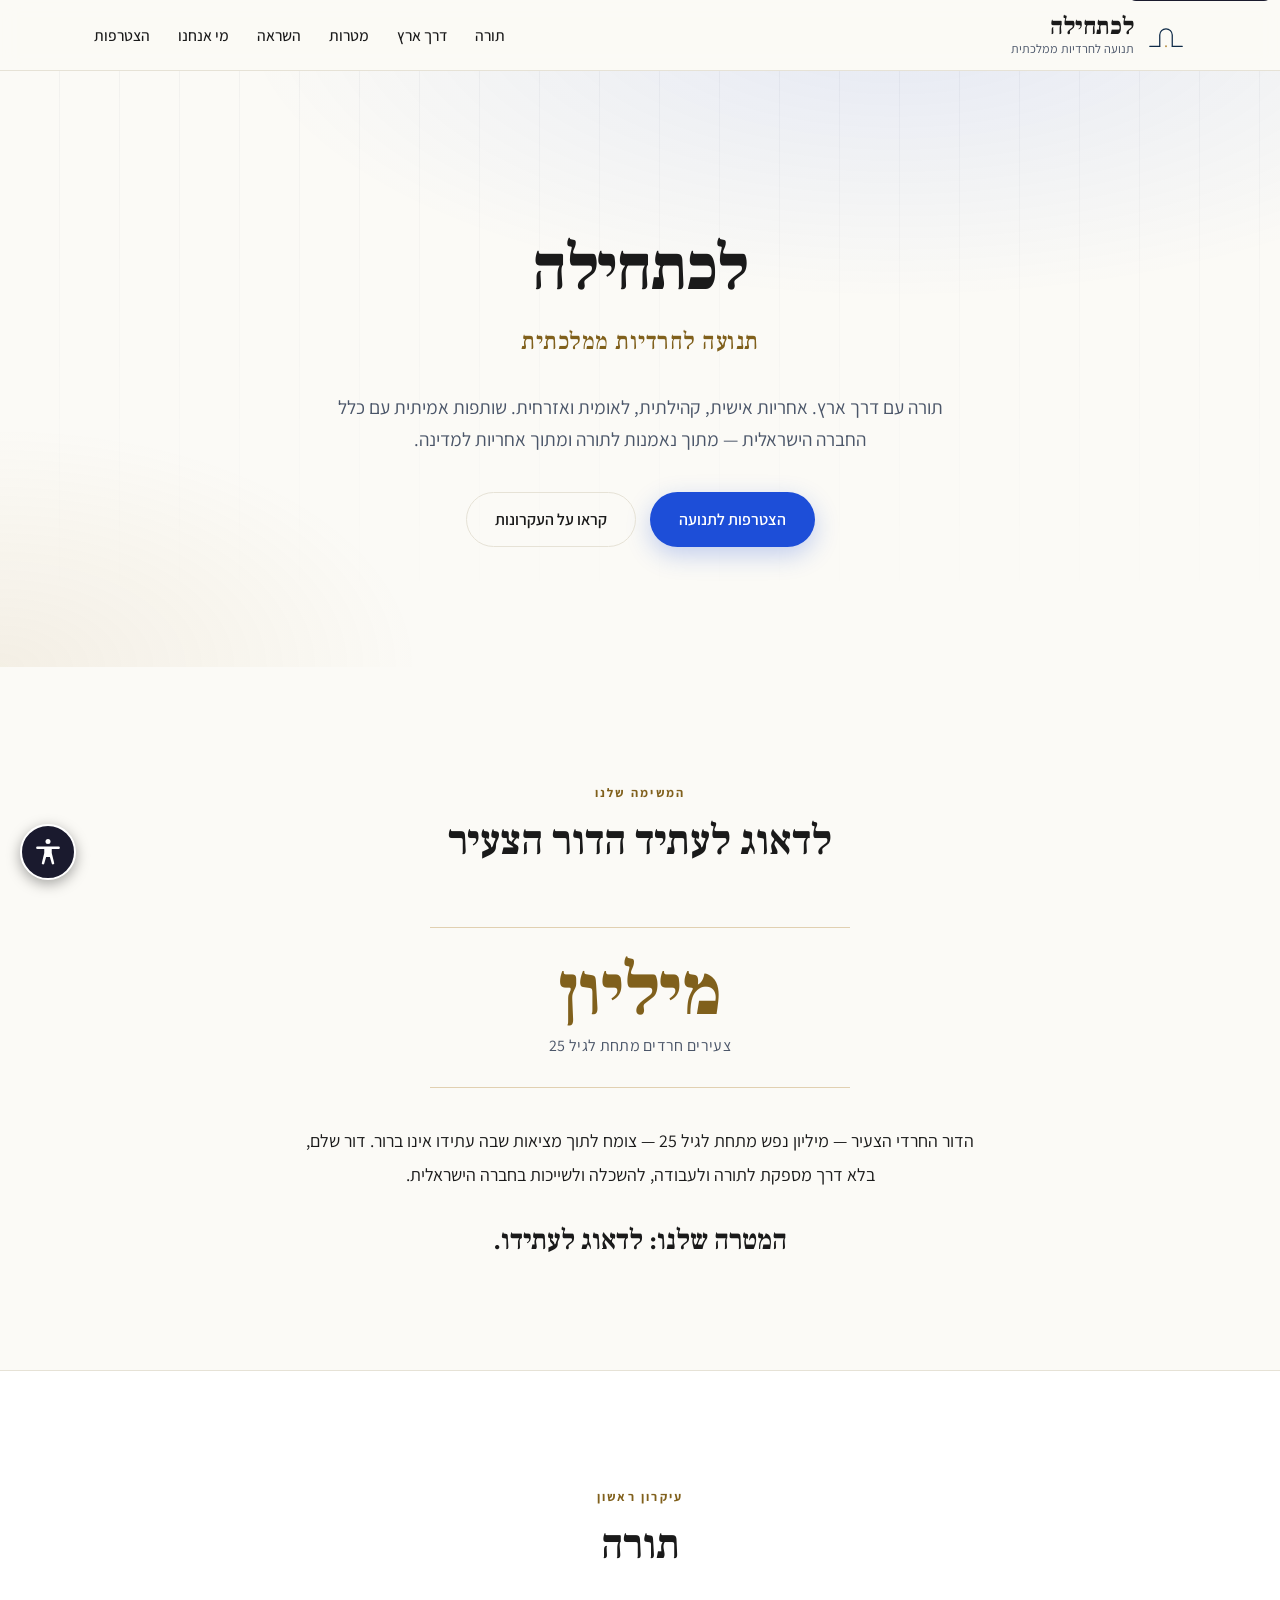
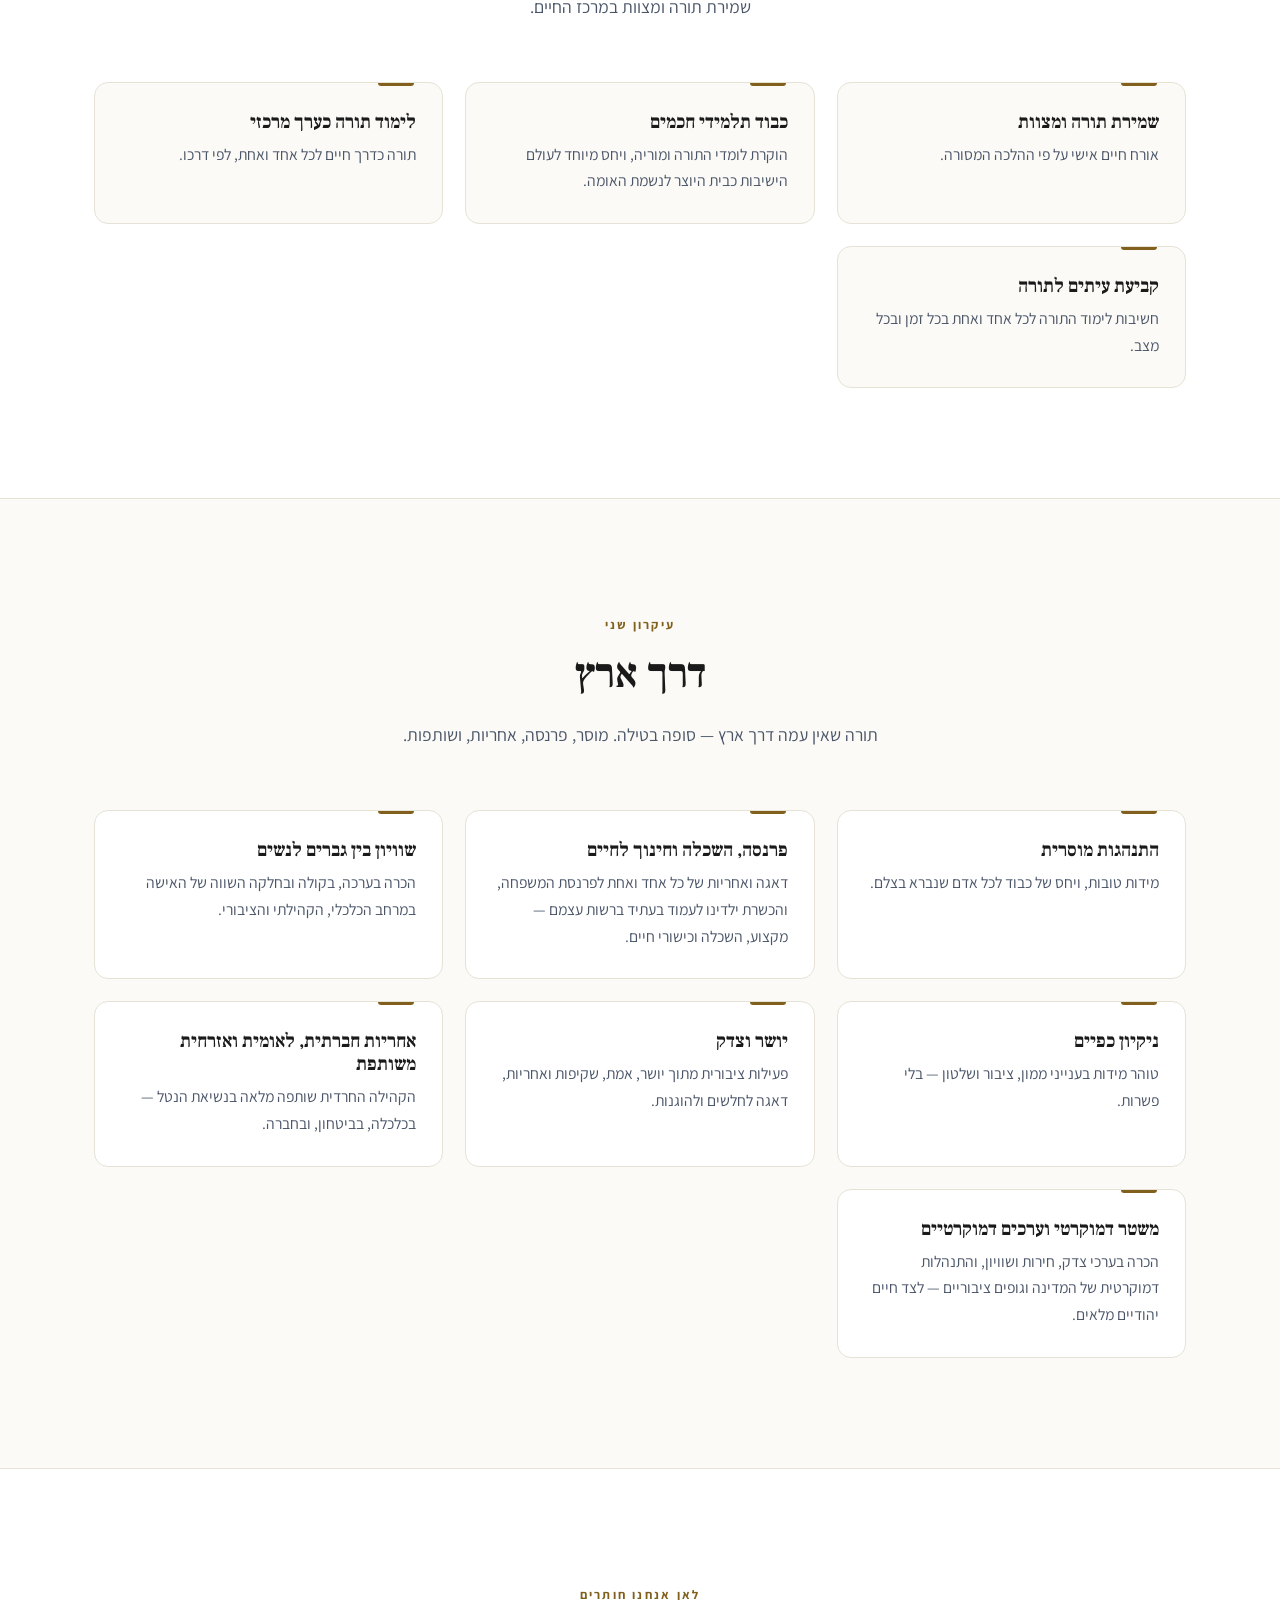
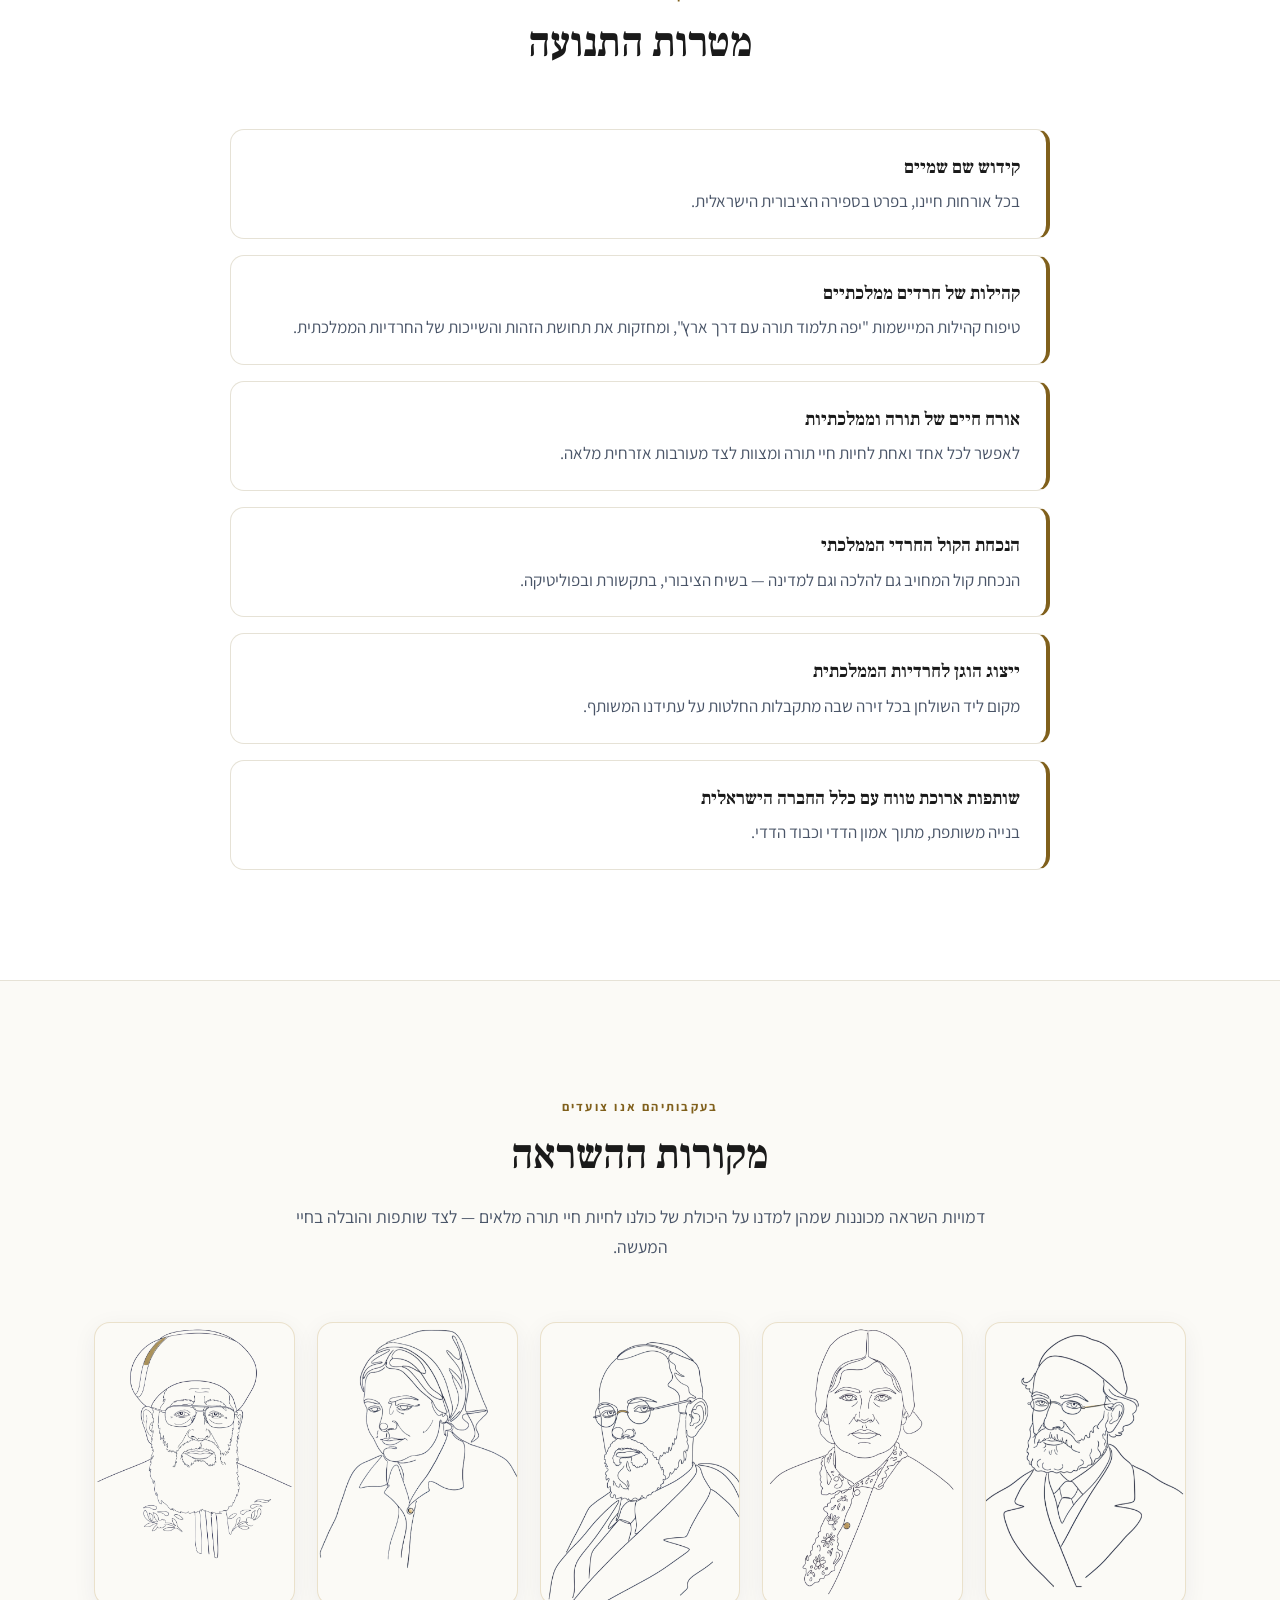
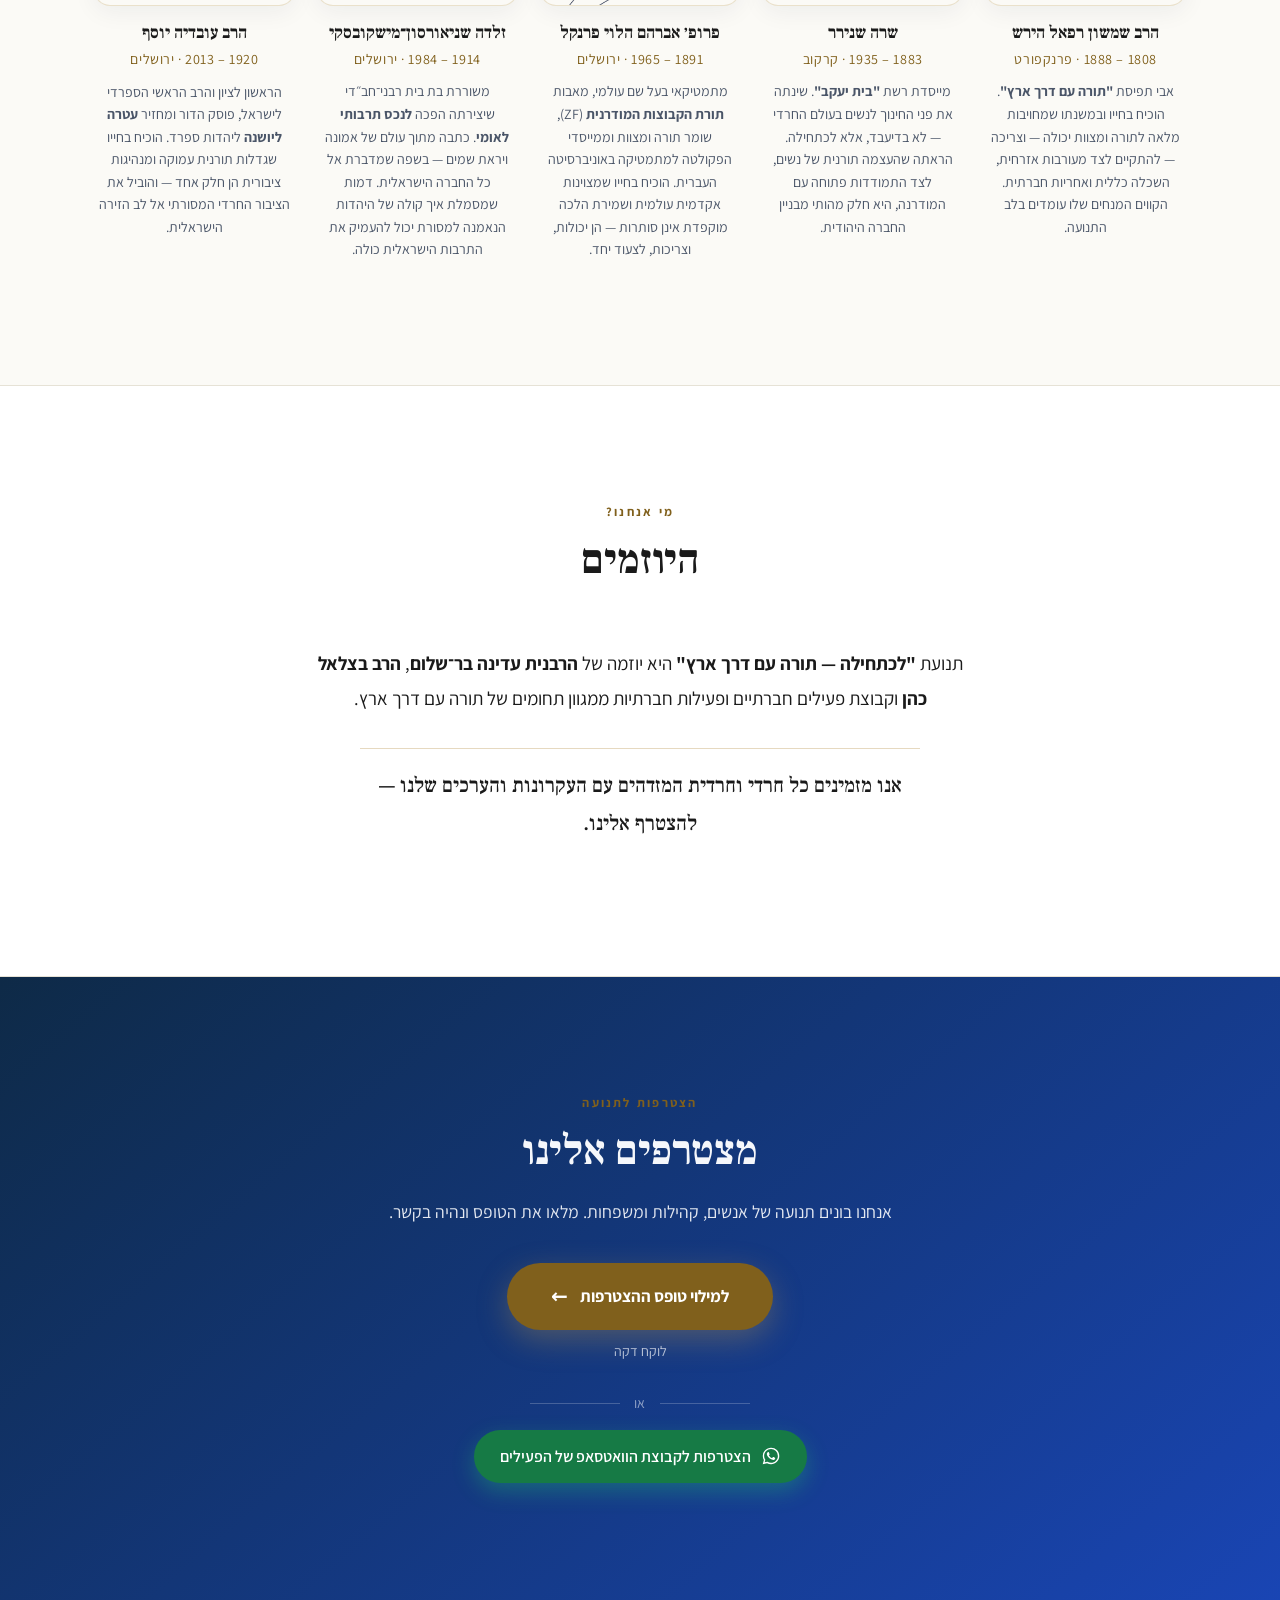
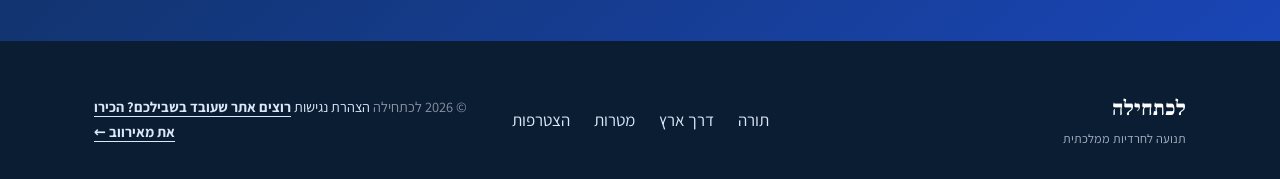
<file: index.html>
<!DOCTYPE html>
<html lang="he" dir="rtl">
<head>
    <meta charset="UTF-8">
    <meta name="viewport" content="width=device-width, initial-scale=1.0">
    <title>לכתחילה — תנועה לחרדיות ממלכתית</title>
    <meta name="description" content="לכתחילה: תנועה לחרדיות ממלכתית. תורה עם דרך ארץ, אחריות חברתית ולאומית, ושותפות בחברה הישראלית.">
    <meta name="robots" content="index, follow">
    <meta name="google-site-verification" content="9xQvNKqe4wVqBJI1BZI0Ra3Ub-TuzubfvmyDu3Ew65U" />
    <link rel="canonical" href="https://lekhatchila.co.il/">
    <meta property="og:title" content="לכתחילה — תנועה לחרדיות ממלכתית">
    <meta property="og:description" content="תורה עם דרך ארץ, אחריות משותפת, ושותפות בחברה הישראלית.">
    <meta property="og:type" content="website">
    <meta property="og:url" content="https://lekhatchila.co.il/">
    <meta property="og:locale" content="he_IL">
    <meta property="og:image" content="https://lekhatchila.co.il/assets/logo.svg">
    <meta property="og:site_name" content="לכתחילה">
    <meta name="twitter:card" content="summary">
    <script type="application/ld+json">
    {
      "@context": "https://schema.org",
      "@type": "Organization",
      "name": "לכתחילה",
      "alternateName": "תנועה לחרדיות ממלכתית",
      "url": "https://lekhatchila.co.il/",
      "logo": "https://lekhatchila.co.il/assets/logo.svg",
      "description": "תנועה לחרדיות ממלכתית. תורה עם דרך ארץ, אחריות חברתית ולאומית, ושותפות בחברה הישראלית.",
      "inLanguage": "he"
    }
    </script>
    <link rel="icon" type="image/svg+xml" href="assets/logo.svg">
    <link rel="apple-touch-icon" href="assets/logo.svg">
    <link rel="preconnect" href="https://fonts.googleapis.com">
    <link rel="preconnect" href="https://fonts.gstatic.com" crossorigin>
    <link href="https://fonts.googleapis.com/css2?family=Frank+Ruhl+Libre:wght@400;500;700;900&family=Assistant:wght@300;400;500;600;700;800&display=swap" rel="stylesheet">
    <link rel="stylesheet" href="styles.css?v=3">
    <link rel="stylesheet" href="a11y.css?v=2">
    <script src="a11y-widget.js?v=2" defer></script>
</head>
<body>
    <a href="#top" class="skip-link">דלג לתוכן הראשי</a>
    <header class="site-header">
        <nav class="nav-container">
            <a href="#top" class="brand">
                <img src="assets/logo.svg" class="brand-mark" alt="" aria-hidden="true">
                <span class="brand-text">
                    <span class="brand-name">לכתחילה</span>
                    <span class="brand-sub">תנועה לחרדיות ממלכתית</span>
                </span>
            </a>
            <ul class="nav-links">
                <li><a href="#torah">תורה</a></li>
                <li><a href="#derech-eretz">דרך ארץ</a></li>
                <li><a href="#goals">מטרות</a></li>
                <li><a href="#inspiration">השראה</a></li>
                <li><a href="#about">מי אנחנו</a></li>
                <li><a href="#join">הצטרפות</a></li>
            </ul>
            <button class="nav-toggle" aria-label="תפריט" aria-expanded="false">
                <span></span><span></span><span></span>
            </button>
        </nav>
    </header>

    <main id="top" tabindex="-1">
        <section class="hero">
            <div class="hero-inner">
                <h1>לכתחילה</h1>
                <p class="hero-tagline">תנועה לחרדיות ממלכתית</p>
                <p class="hero-lead">
                    תורה עם דרך ארץ. אחריות אישית, קהילתית, לאומית ואזרחית.
                    שותפות אמיתית עם כלל החברה הישראלית — מתוך נאמנות לתורה ומתוך אחריות למדינה.
                </p>
                <div class="hero-cta">
                    <a href="join.html" class="btn btn-primary">הצטרפות לתנועה</a>
                    <a href="#torah" class="btn btn-ghost">קראו על העקרונות</a>
                </div>
            </div>
        </section>

        <section id="mission" class="section">
            <div class="container challenge-container">
                <div class="section-head">
                    <span class="kicker">המשימה שלנו</span>
                    <h2>לדאוג לעתיד הדור הצעיר</h2>
                </div>
                <div class="challenge-stat">
                    <span class="stat-number">מיליון</span>
                    <span class="stat-label">צעירים חרדים מתחת לגיל 25</span>
                </div>
                <p class="challenge-text">
                    הדור החרדי הצעיר — מיליון נפש מתחת לגיל 25 — צומח לתוך מציאות שבה עתידו אינו ברור.
                    דור שלם, בלא דרך מספקת לתורה ולעבודה, להשכלה ולשייכות בחברה הישראלית.
                </p>
                <p class="challenge-mission">
                    <strong>המטרה שלנו: לדאוג לעתידו.</strong>
                </p>
            </div>
        </section>

        <section id="torah" class="section section-light">
            <div class="container">
                <div class="section-head">
                    <span class="kicker">עיקרון ראשון</span>
                    <h2>תורה</h2>
                    <p class="section-sub">שמירת תורה ומצוות במרכז החיים.</p>
                </div>
                <div class="cards">
                    <article class="card">
                        <h3>שמירת תורה ומצוות</h3>
                        <p>אורח חיים אישי על פי ההלכה המסורה.</p>
                    </article>
                    <article class="card">
                        <h3>כבוד תלמידי חכמים</h3>
                        <p>הוקרת לומדי התורה ומוריה, ויחס מיוחד לעולם הישיבות כבית היוצר לנשמת האומה.</p>
                    </article>
                    <article class="card">
                        <h3>לימוד תורה כערך מרכזי</h3>
                        <p>תורה כדרך חיים לכל אחד ואחת, לפי דרכו.</p>
                    </article>
                    <article class="card">
                        <h3>קביעת עיתים לתורה</h3>
                        <p>חשיבות לימוד התורה לכל אחד ואחת בכל זמן ובכל מצב.</p>
                    </article>
                </div>
            </div>
        </section>

        <section id="derech-eretz" class="section">
            <div class="container">
                <div class="section-head">
                    <span class="kicker">עיקרון שני</span>
                    <h2>דרך ארץ</h2>
                    <p class="section-sub">תורה שאין עמה דרך ארץ — סופה בטילה. מוסר, פרנסה, אחריות, ושותפות.</p>
                </div>
                <div class="cards">
                    <article class="card">
                        <h3>התנהגות מוסרית</h3>
                        <p>מידות טובות, ויחס של כבוד לכל אדם שנברא בצלם.</p>
                    </article>
                    <article class="card">
                        <h3>פרנסה, השכלה וחינוך לחיים</h3>
                        <p>דאגה ואחריות של כל אחד ואחת לפרנסת המשפחה, והכשרת ילדינו לעמוד בעתיד ברשות עצמם — מקצוע, השכלה וכישורי חיים.</p>
                    </article>
                    <article class="card">
                        <h3>שוויון בין גברים לנשים</h3>
                        <p>הכרה בערכה, בקולה ובחלקה השווה של האישה במרחב הכלכלי, הקהילתי והציבורי.</p>
                    </article>
                    <article class="card">
                        <h3>ניקיון כפיים</h3>
                        <p>טוהר מידות בענייני ממון, ציבור ושלטון — בלי פשרות.</p>
                    </article>
                    <article class="card">
                        <h3>יושר וצדק</h3>
                        <p>פעילות ציבורית מתוך יושר, אמת, שקיפות ואחריות, דאגה לחלשים ולהוגנות.</p>
                    </article>
                    <article class="card">
                        <h3>אחריות חברתית, לאומית ואזרחית משותפת</h3>
                        <p>הקהילה החרדית שותפה מלאה בנשיאת הנטל — בכלכלה, בביטחון, ובחברה.</p>
                    </article>
                    <article class="card">
                        <h3>משטר דמוקרטי וערכים דמוקרטיים</h3>
                        <p>הכרה בערכי צדק, חירות ושוויון, והתנהלות דמוקרטית של המדינה וגופים ציבוריים — לצד חיים יהודיים מלאים.</p>
                    </article>
                </div>
            </div>
        </section>

        <section id="goals" class="section section-light">
            <div class="container">
                <div class="section-head">
                    <span class="kicker">לאן אנחנו חותרים</span>
                    <h2>מטרות התנועה</h2>
                </div>
                <ul class="goals-list">
                    <li>
                        <strong>קידוש שם שמיים</strong>
                        <span>בכל אורחות חיינו, בפרט בספירה הציבורית הישראלית.</span>
                    </li>
                    <li>
                        <strong>קהילות של חרדים ממלכתיים</strong>
                        <span>טיפוח קהילות המיישמות "יפה תלמוד תורה עם דרך ארץ", ומחזקות את תחושת הזהות והשייכות של החרדיות הממלכתית.</span>
                    </li>
                    <li>
                        <strong>אורח חיים של תורה וממלכתיות</strong>
                        <span>לאפשר לכל אחד ואחת לחיות חיי תורה ומצוות לצד מעורבות אזרחית מלאה.</span>
                    </li>
                    <li>
                        <strong>הנכחת הקול החרדי הממלכתי</strong>
                        <span>הנכחת קול המחויב גם להלכה וגם למדינה — בשיח הציבורי, בתקשורת ובפוליטיקה.</span>
                    </li>
                    <li>
                        <strong>ייצוג הוגן לחרדיות הממלכתית</strong>
                        <span>מקום ליד השולחן בכל זירה שבה מתקבלות החלטות על עתידנו המשותף.</span>
                    </li>
                    <li>
                        <strong>שותפות ארוכת טווח עם כלל החברה הישראלית</strong>
                        <span>בנייה משותפת, מתוך אמון הדדי וכבוד הדדי.</span>
                    </li>
                </ul>
            </div>
        </section>

        <section id="inspiration" class="section">
            <div class="container">
                <div class="section-head">
                    <span class="kicker">בעקבותיהם אנו צועדים</span>
                    <h2>מקורות ההשראה</h2>
                    <p class="section-sub">דמויות השראה מכוננות שמהן למדנו על היכולת של כולנו לחיות חיי תורה מלאים — לצד שותפות והובלה בחיי המעשה.</p>
                </div>
                <div class="portraits">
                    <article class="portrait-card">
                        <div class="portrait-frame">
                            <img src="assets/portraits/hirsch.png" alt="הרב שמשון רפאל הירש — איור" loading="lazy">
                        </div>
                        <div class="portrait-body">
                            <h3>הרב שמשון רפאל הירש</h3>
                            <p class="portrait-dates">1808 – 1888 · פרנקפורט</p>
                            <p>אבי תפיסת <strong>"תורה עם דרך ארץ"</strong>. הוכיח בחייו ובמשנתו שמחויבות מלאה לתורה ומצוות יכולה — וצריכה — להתקיים לצד מעורבות אזרחית, השכלה כללית ואחריות חברתית. הקווים המנחים שלו עומדים בלב התנועה.</p>
                        </div>
                    </article>
                    <article class="portrait-card">
                        <div class="portrait-frame">
                            <img src="assets/portraits/schenirer.png" alt="שרה שנירר — איור" loading="lazy">
                        </div>
                        <div class="portrait-body">
                            <h3>שרה שנירר</h3>
                            <p class="portrait-dates">1883 – 1935 · קרקוב</p>
                            <p>מייסדת רשת <strong>"בית יעקב"</strong>. שינתה את פני החינוך לנשים בעולם החרדי — לא בדיעבד, אלא לכתחילה. הראתה שהעצמה תורנית של נשים, לצד התמודדות פתוחה עם המודרנה, היא חלק מהותי מבניין החברה היהודית.</p>
                        </div>
                    </article>
                    <article class="portrait-card">
                        <div class="portrait-frame">
                            <img src="assets/portraits/frankel.png" alt="פרופ׳ אברהם הלוי פרנקל — איור" loading="lazy">
                        </div>
                        <div class="portrait-body">
                            <h3>פרופ׳ אברהם הלוי פרנקל</h3>
                            <p class="portrait-dates">1891 – 1965 · ירושלים</p>
                            <p>מתמטיקאי בעל שם עולמי, מאבות <strong>תורת הקבוצות המודרנית</strong> (ZF), שומר תורה ומצוות וממייסדי הפקולטה למתמטיקה באוניברסיטה העברית. הוכיח בחייו שמצוינות אקדמית עולמית ושמירת הלכה מוקפדת אינן סותרות — הן יכולות, וצריכות, לצעוד יחד.</p>
                        </div>
                    </article>
                    <article class="portrait-card">
                        <div class="portrait-frame">
                            <img src="assets/portraits/zelda.png" alt="זלדה — איור" loading="lazy">
                        </div>
                        <div class="portrait-body">
                            <h3>זלדה שניאורסון־מישקובסקי</h3>
                            <p class="portrait-dates">1914 – 1984 · ירושלים</p>
                            <p>משוררת בת בית רבני־חב״די שיצירתה הפכה <strong>לנכס תרבותי לאומי</strong>. כתבה מתוך עולם של אמונה ויראת שמים — בשפה שמדברת אל כל החברה הישראלית. דמות שמסמלת איך קולה של היהדות הנאמנה למסורת יכול להעמיק את התרבות הישראלית כולה.</p>
                        </div>
                    </article>
                    <article class="portrait-card">
                        <div class="portrait-frame">
                            <img src="assets/portraits/ovadia.png" alt="הרב עובדיה יוסף — איור" loading="lazy">
                        </div>
                        <div class="portrait-body">
                            <h3>הרב עובדיה יוסף</h3>
                            <p class="portrait-dates">1920 – 2013 · ירושלים</p>
                            <p>הראשון לציון והרב הראשי הספרדי לישראל, פוסק הדור ומחזיר <strong>עטרה ליושנה</strong> ליהדות ספרד. הוכיח בחייו שגדלות תורנית עמוקה ומנהיגות ציבורית הן חלק אחד — והוביל את הציבור החרדי המסורתי אל לב הזירה הישראלית.</p>
                        </div>
                    </article>
                </div>
            </div>
        </section>

        <section id="about" class="section section-light">
            <div class="container about-container">
                <div class="section-head">
                    <span class="kicker">מי אנחנו?</span>
                    <h2>היוזמים</h2>
                </div>
                <p class="about-text">
                    תנועת <strong>"לכתחילה — תורה עם דרך ארץ"</strong> היא יוזמה של
                    <strong>הרבנית עדינה בר־שלום</strong>, <strong>הרב בצלאל כהן</strong>
                    וקבוצת פעילים חברתיים ופעילות חברתיות ממגוון תחומים של תורה עם דרך ארץ.
                </p>
                <p class="about-text about-invite">
                    אנו מזמינים כל חרדי וחרדית המזדהים עם העקרונות והערכים שלנו — להצטרף אלינו.
                </p>
            </div>
        </section>

        <section id="join" class="section section-dark">
            <div class="container join-container join-cta-only">
                <div class="join-head">
                    <span class="kicker kicker-light">הצטרפות לתנועה</span>
                    <h2>מצטרפים אלינו</h2>
                    <p class="join-lead">
                        אנחנו בונים תנועה של אנשים, קהילות ומשפחות. מלאו את הטופס ונהיה בקשר.
                    </p>
                    <div class="join-cta">
                        <a href="join.html" class="btn btn-join">
                            <span class="btn-label">למילוי טופס ההצטרפות</span>
                            <span class="btn-arrow" aria-hidden="true">←</span>
                        </a>
                        <p class="join-note">לוקח דקה</p>
                        <div class="join-divider"><span>או</span></div>
                        <a href="https://chat.whatsapp.com/JNiGseKDY7jJs3ceFqOAHN" target="_blank" rel="noopener" class="btn btn-whatsapp">
                            <svg class="wa-icon" viewBox="0 0 24 24" width="20" height="20" fill="currentColor" aria-hidden="true">
                                <path d="M19.05 4.91A9.82 9.82 0 0 0 12.04 2c-5.46 0-9.91 4.45-9.91 9.91 0 1.75.46 3.45 1.32 4.95L2.05 22l5.25-1.38a9.9 9.9 0 0 0 4.74 1.21h.01c5.46 0 9.91-4.45 9.91-9.91 0-2.65-1.03-5.14-2.91-7.01zm-7.01 15.24h-.01c-1.48 0-2.93-.4-4.2-1.15l-.3-.18-3.12.82.83-3.04-.2-.31a8.26 8.26 0 0 1-1.26-4.36c0-4.54 3.7-8.24 8.24-8.24 2.2 0 4.27.86 5.83 2.42a8.18 8.18 0 0 1 2.41 5.83c0 4.54-3.7 8.24-8.24 8.24zm4.52-6.16c-.25-.12-1.47-.72-1.69-.81-.23-.08-.39-.12-.56.13-.17.25-.64.81-.79.97-.15.17-.29.19-.54.06-.25-.12-1.05-.39-2-1.23-.74-.66-1.23-1.47-1.38-1.72-.14-.25-.02-.39.11-.51.11-.11.25-.29.37-.43.12-.14.17-.25.25-.41.08-.17.04-.31-.02-.43-.06-.12-.56-1.34-.76-1.84-.2-.48-.41-.42-.56-.42-.14-.01-.31-.01-.48-.01-.17 0-.43.06-.66.31-.23.25-.86.85-.86 2.07s.89 2.4 1.01 2.57c.12.17 1.74 2.66 4.22 3.74.59.25 1.05.41 1.41.52.59.19 1.13.16 1.55.1.47-.07 1.47-.6 1.68-1.18.21-.58.21-1.07.14-1.18-.06-.1-.22-.16-.47-.28z"/>
                            </svg>
                            <span>הצטרפות לקבוצת הוואטסאפ של הפעילים</span>
                        </a>
                    </div>
                </div>
            </div>
        </section>

    </main>

    <footer class="site-footer">
        <div class="container footer-grid">
            <div>
                <div class="brand-name">לכתחילה</div>
                <div class="brand-sub">תנועה לחרדיות ממלכתית</div>
            </div>
            <div class="footer-links">
                <a href="#torah">תורה</a>
                <a href="#derech-eretz">דרך ארץ</a>
                <a href="#goals">מטרות</a>
                <a href="#join">הצטרפות</a>
            </div>
            <div class="footer-meta">
                <span>© <span id="year"></span> לכתחילה</span>
                <span><a href="negishut.html">הצהרת נגישות</a></span>
                <span><a href="https://meirweb.co.il/?utm_source=lekhatchila&amp;utm_medium=footer&amp;utm_campaign=site_credit" target="_blank" rel="noopener" style="font-weight:700;text-decoration:underline;text-underline-offset:4px;">רוצים אתר שעובד בשבילכם? הכירו את מאירווב ←</a></span>
            </div>
        </div>
    </footer>

    <script src="script.js"></script>
</body>
</html>
</file>
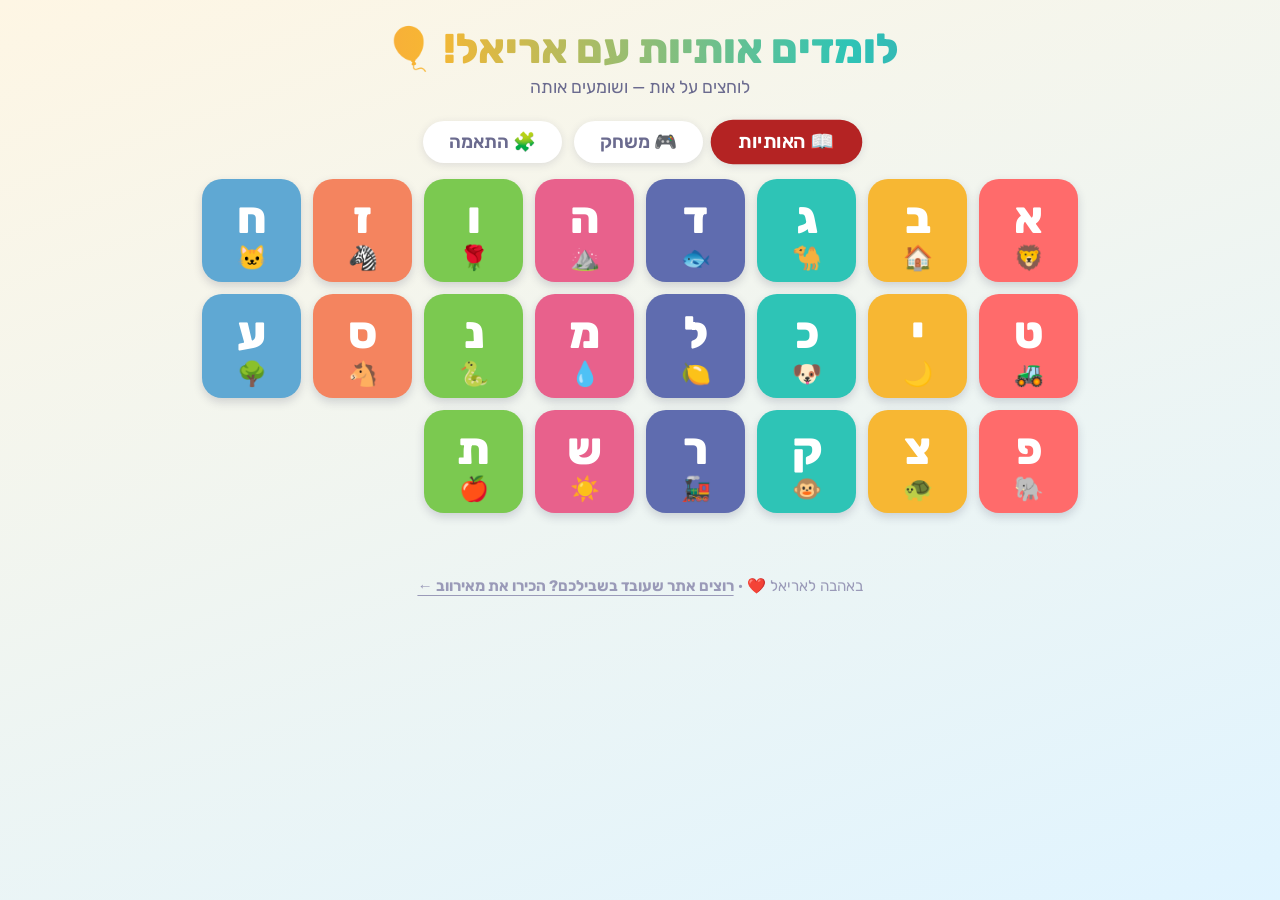
<file: ariel.html>
<!DOCTYPE html>
<html lang="he" dir="rtl">
<head>
    <meta charset="UTF-8">
    <meta name="viewport" content="width=device-width, initial-scale=1.0">
    <title>לומדים אותיות עם אריאל</title>
    <meta name="robots" content="noindex, nofollow">
    <link rel="preconnect" href="https://fonts.googleapis.com">
    <link rel="preconnect" href="https://fonts.gstatic.com" crossorigin>
    <link href="https://fonts.googleapis.com/css2?family=Rubik:wght@400;600;800&display=swap" rel="stylesheet">
    <style>
        * { margin: 0; padding: 0; box-sizing: border-box; -webkit-tap-highlight-color: transparent; }

        body {
            font-family: 'Rubik', sans-serif;
            background: linear-gradient(160deg, #fef6e4 0%, #e0f4ff 100%);
            min-height: 100vh;
            color: #2b2b4f;
        }

        header {
            text-align: center;
            padding: 24px 16px 8px;
        }

        h1 {
            font-size: clamp(1.6rem, 6vw, 2.6rem);
            font-weight: 800;
            background: linear-gradient(90deg, #ff6b6b, #f7b733, #2ec4b6, #5f6caf);
            -webkit-background-clip: text;
            background-clip: text;
            -webkit-text-fill-color: transparent;
        }

        .subtitle { font-size: 1.1rem; color: #6b6b8f; margin-top: 4px; }

        .tabs {
            display: flex;
            justify-content: center;
            gap: 12px;
            margin: 16px 0;
        }

        .tab-btn {
            font-family: inherit;
            font-size: 1.15rem;
            font-weight: 600;
            padding: 10px 26px;
            border: none;
            border-radius: 999px;
            cursor: pointer;
            background: #fff;
            color: #6b6b8f;
            box-shadow: 0 2px 8px rgba(43, 43, 79, 0.12);
            transition: transform 0.15s, background 0.15s, color 0.15s;
        }

        .tab-btn.active {
            background: #b42323;
            color: #fff;
            transform: scale(1.06);
        }

        main { max-width: 900px; margin: 0 auto; padding: 0 12px 48px; }

        /* ---- letter grid ---- */
        .letter-grid {
            display: grid;
            grid-template-columns: repeat(auto-fill, minmax(96px, 1fr));
            gap: 12px;
        }

        .letter-card {
            font-family: inherit;
            border: none;
            border-radius: 20px;
            padding: 14px 6px 10px;
            cursor: pointer;
            color: #fff;
            text-align: center;
            box-shadow: 0 4px 10px rgba(43, 43, 79, 0.18);
            transition: transform 0.12s;
        }

        .letter-card:active { transform: scale(0.92); }

        .letter-card .glyph { display: block; font-size: 2.8rem; font-weight: 800; line-height: 1.1; }
        .letter-card .emoji { display: block; font-size: 1.5rem; margin-top: 2px; }

        /* ---- big letter popup ---- */
        .overlay {
            position: fixed;
            inset: 0;
            background: rgba(43, 43, 79, 0.55);
            display: none;
            align-items: center;
            justify-content: center;
            padding: 16px;
            z-index: 10;
        }

        .overlay.show { display: flex; }

        .big-card {
            background: #fff;
            border-radius: 32px;
            padding: 32px 40px;
            text-align: center;
            max-width: 420px;
            width: 100%;
            box-shadow: 0 12px 40px rgba(0, 0, 0, 0.25);
            animation: pop 0.25s ease-out;
        }

        @keyframes pop {
            from { transform: scale(0.6); opacity: 0; }
            to { transform: scale(1); opacity: 1; }
        }

        .big-card .glyph { font-size: 7rem; font-weight: 800; line-height: 1; }
        .big-card .name { font-size: 1.8rem; font-weight: 600; margin-top: 8px; }
        .big-card .word { font-size: 1.5rem; color: #6b6b8f; margin-top: 6px; }
        .big-card .emoji { font-size: 3.5rem; margin-top: 8px; }

        .big-card .actions { display: flex; gap: 10px; justify-content: center; margin-top: 20px; }

        .round-btn {
            font-family: inherit;
            font-size: 1.1rem;
            font-weight: 600;
            border: none;
            border-radius: 999px;
            padding: 12px 24px;
            cursor: pointer;
            color: #fff;
        }

        .round-btn.listen { background: #2ec4b6; }
        .round-btn.close { background: #b8b8d0; }

        /* ---- game ---- */
        #game { display: none; text-align: center; }

        .game-question {
            font-size: 1.6rem;
            font-weight: 600;
            margin: 12px 0 4px;
        }

        .game-target { font-size: 2rem; font-weight: 800; color: #ff6b6b; }

        .game-options {
            display: grid;
            grid-template-columns: repeat(2, minmax(110px, 150px));
            gap: 16px;
            justify-content: center;
            margin: 24px 0;
        }

        .game-option {
            font-family: inherit;
            font-size: 4rem;
            font-weight: 800;
            color: #fff;
            border: none;
            border-radius: 24px;
            padding: 18px 0;
            cursor: pointer;
            box-shadow: 0 4px 10px rgba(43, 43, 79, 0.18);
            transition: transform 0.12s;
        }

        .game-option:active { transform: scale(0.92); }
        .game-option.correct { animation: bounce 0.5s; }
        .game-option.wrong { animation: shake 0.4s; opacity: 0.45; }

        @keyframes bounce {
            0%, 100% { transform: scale(1); }
            40% { transform: scale(1.25); }
        }

        @keyframes shake {
            0%, 100% { transform: translateX(0); }
            25% { transform: translateX(-8px); }
            75% { transform: translateX(8px); }
        }

        .game-feedback { font-size: 1.6rem; min-height: 2.2rem; font-weight: 600; }

        /* ---- matching game ---- */
        #match { display: none; text-align: center; }

        .match-board {
            display: flex;
            gap: 24px;
            justify-content: center;
            margin: 20px 0;
        }

        .match-col { display: flex; flex-direction: column; gap: 14px; }

        .match-card {
            font-family: inherit;
            border: none;
            border-radius: 20px;
            cursor: pointer;
            min-width: 130px;
            padding: 12px;
            box-shadow: 0 4px 10px rgba(43, 43, 79, 0.18);
            transition: transform 0.12s, opacity 0.3s;
        }

        .match-card:active { transform: scale(0.94); }
        .match-card.letter { font-size: 2.6rem; font-weight: 800; color: #fff; }

        .match-card.word {
            background: #fff;
            font-size: 1.3rem;
            font-weight: 600;
            color: #2b2b4f;
            display: flex;
            flex-direction: column;
            align-items: center;
            gap: 2px;
        }

        .match-card.word span:first-child { font-size: 2rem; }
        .match-card.selected { outline: 4px solid #2b2b4f; transform: scale(1.05); }
        .match-card.matched { opacity: 0.3; pointer-events: none; }
        .match-card.wrong { animation: shake 0.4s; }

        .game-score {
            display: inline-block;
            margin-top: 12px;
            font-size: 1.2rem;
            background: #fff;
            border-radius: 999px;
            padding: 8px 22px;
            box-shadow: 0 2px 8px rgba(43, 43, 79, 0.12);
        }

        .stars { font-size: 1.4rem; letter-spacing: 2px; min-height: 1.8rem; margin-top: 6px; }

        footer { text-align: center; padding: 16px; color: #9a9ab8; font-size: 0.95rem; }
    </style>
</head>
<body>
    <header>
        <h1>לומדים אותיות עם אריאל! 🎈</h1>
        <p class="subtitle">לוחצים על אות — ושומעים אותה</p>
    </header>

    <div class="tabs">
        <button class="tab-btn active" id="tab-learn">📖 האותיות</button>
        <button class="tab-btn" id="tab-game">🎮 משחק</button>
        <button class="tab-btn" id="tab-match">🧩 התאמה</button>
    </div>

    <main>
        <section id="learn">
            <div class="letter-grid" id="letterGrid"></div>
        </section>

        <section id="game">
            <p class="game-question">איפה האות...</p>
            <p class="game-target" id="gameTarget"></p>
            <div class="game-options" id="gameOptions"></div>
            <p class="game-feedback" id="gameFeedback"></p>
            <div class="game-score">נקודות: <span id="gameScore">0</span></div>
            <div class="stars" id="gameStars"></div>
        </section>

        <section id="match">
            <p class="game-question">מתאימים אות למילה!</p>
            <div class="match-board">
                <div class="match-col" id="matchLetters"></div>
                <div class="match-col" id="matchWords"></div>
            </div>
            <p class="game-feedback" id="matchFeedback"></p>
            <div class="game-score">זוגות: <span id="matchScore">0</span></div>
        </section>
    </main>

    <div class="overlay" id="overlay">
        <div class="big-card">
            <span class="glyph" id="bigGlyph"></span>
            <p class="name" id="bigName"></p>
            <p class="word" id="bigWord"></p>
            <span class="emoji" id="bigEmoji"></span>
            <div class="actions">
                <button class="round-btn listen" id="btnListen">🔊 עוד פעם</button>
                <button class="round-btn close" id="btnClose">סגור</button>
            </div>
        </div>
    </div>

    <footer>באהבה לאריאל ❤️ · <a href="https://meirweb.co.il/?utm_source=lekhatchila&amp;utm_medium=footer&amp;utm_campaign=site_credit" target="_blank" rel="noopener" style="color:inherit;font-weight:700;text-decoration:underline;text-underline-offset:4px;">רוצים אתר שעובד בשבילכם? הכירו את מאירווב ←</a></footer>

    <script>
        const LETTERS = [
            { glyph: 'א', name: 'אָלֶף',  word: 'אַרְיֵה',   emoji: '🦁' },
            { glyph: 'ב', name: 'בֵּית',  word: 'בַּיִת',    emoji: '🏠' },
            { glyph: 'ג', name: 'גִימֶל', word: 'גָּמָל',    emoji: '🐪' },
            { glyph: 'ד', name: 'דָלֶת',  word: 'דָּג',      emoji: '🐟' },
            { glyph: 'ה', name: 'הֵא',    word: 'הַר',      emoji: '⛰️' },
            { glyph: 'ו', name: 'וָו',    word: 'וֶרֶד',     emoji: '🌹' },
            { glyph: 'ז', name: 'זַיִן',  word: 'זְבְּרָה',   emoji: '🦓' },
            { glyph: 'ח', name: 'חֵית',   word: 'חָתוּל',    emoji: '🐱' },
            { glyph: 'ט', name: 'טֵית',   word: 'טְרַקְטוֹר', emoji: '🚜' },
            { glyph: 'י', name: 'יוֹד',   word: 'יָרֵחַ',    emoji: '🌙' },
            { glyph: 'כ', name: 'כָּף',   word: 'כֶּלֶב',    emoji: '🐶' },
            { glyph: 'ל', name: 'לָמֶד',  word: 'לִימוֹן',   emoji: '🍋' },
            { glyph: 'מ', name: 'מֵם',    word: 'מַיִם',     emoji: '💧' },
            { glyph: 'נ', name: 'נוּן',   word: 'נָחָשׁ',    emoji: '🐍' },
            { glyph: 'ס', name: 'סָמֶך',  word: 'סוּס',     emoji: '🐴' },
            { glyph: 'ע', name: 'עַיִן',  word: 'עֵץ',      emoji: '🌳' },
            { glyph: 'פ', name: 'פֵּא',   word: 'פִּיל',     emoji: '🐘' },
            { glyph: 'צ', name: 'צָדִי',  word: 'צָב',      emoji: '🐢' },
            { glyph: 'ק', name: 'קוֹף',   word: 'קוֹף',     emoji: '🐵' },
            { glyph: 'ר', name: 'רֵישׁ',  word: 'רַכֶּבֶת',  emoji: '🚂' },
            { glyph: 'ש', name: 'שִׁין',  word: 'שֶׁמֶשׁ',   emoji: '☀️' },
            { glyph: 'ת', name: 'תָּו',   word: 'תַּפּוּחַ',  emoji: '🍎' },
        ];

        const COLORS = ['#ff6b6b', '#f7b733', '#2ec4b6', '#5f6caf', '#e8618c', '#7bc950', '#f4845f', '#5fa8d3'];

        function speak(text) {
            if (!('speechSynthesis' in window)) return;
            speechSynthesis.cancel();
            const u = new SpeechSynthesisUtterance(text);
            u.lang = 'he-IL';
            u.rate = 0.85;
            const heVoice = speechSynthesis.getVoices().find(v => v.lang.startsWith('he'));
            if (heVoice) u.voice = heVoice;
            speechSynthesis.speak(u);
        }
        // some browsers load voices asynchronously
        if ('speechSynthesis' in window) speechSynthesis.getVoices();

        /* ---- learn tab ---- */
        const grid = document.getElementById('letterGrid');
        const overlay = document.getElementById('overlay');
        let current = null;

        LETTERS.forEach((letter, i) => {
            const card = document.createElement('button');
            card.className = 'letter-card';
            card.style.background = COLORS[i % COLORS.length];
            card.innerHTML = `<span class="glyph">${letter.glyph}</span><span class="emoji">${letter.emoji}</span>`;
            card.addEventListener('click', () => openLetter(letter));
            grid.appendChild(card);
        });

        function openLetter(letter) {
            current = letter;
            document.getElementById('bigGlyph').textContent = letter.glyph;
            document.getElementById('bigName').textContent = letter.name;
            document.getElementById('bigWord').textContent = `${letter.glyph} כמו ${letter.word}`;
            document.getElementById('bigEmoji').textContent = letter.emoji;
            overlay.classList.add('show');
            speak(`${letter.name}. ${letter.glyph} כמו ${letter.word}`);
        }

        document.getElementById('btnListen').addEventListener('click', () => {
            if (current) speak(`${current.name}. ${current.glyph} כמו ${current.word}`);
        });
        document.getElementById('btnClose').addEventListener('click', () => overlay.classList.remove('show'));
        overlay.addEventListener('click', e => { if (e.target === overlay) overlay.classList.remove('show'); });

        /* ---- tabs ---- */
        const sections = {
            learn: document.getElementById('learn'),
            game: document.getElementById('game'),
            match: document.getElementById('match'),
        };
        const tabs = {
            learn: document.getElementById('tab-learn'),
            game: document.getElementById('tab-game'),
            match: document.getElementById('tab-match'),
        };
        let score = 0;
        let answer = null;
        let locked = false;

        Object.keys(tabs).forEach(name => tabs[name].addEventListener('click', () => switchTab(name)));

        function switchTab(name) {
            Object.keys(sections).forEach(key => {
                tabs[key].classList.toggle('active', key === name);
                sections[key].style.display = key === name ? 'block' : 'none';
            });
            if (name === 'game') newRound();
            if (name === 'match') newMatchRound();
        }

        function shuffle(arr) {
            for (let i = arr.length - 1; i > 0; i--) {
                const j = Math.floor(Math.random() * (i + 1));
                [arr[i], arr[j]] = [arr[j], arr[i]];
            }
            return arr;
        }

        function newRound() {
            locked = false;
            document.getElementById('gameFeedback').textContent = '';
            const options = shuffle([...LETTERS]).slice(0, 4);
            answer = options[Math.floor(Math.random() * options.length)];
            document.getElementById('gameTarget').textContent = answer.name + '?';
            const box = document.getElementById('gameOptions');
            box.innerHTML = '';
            shuffle(options).forEach((letter, i) => {
                const btn = document.createElement('button');
                btn.className = 'game-option';
                btn.style.background = COLORS[i % COLORS.length];
                btn.textContent = letter.glyph;
                btn.addEventListener('click', () => pick(btn, letter));
                box.appendChild(btn);
            });
            speak(`איפה האות ${answer.name}?`);
        }

        function pick(btn, letter) {
            if (locked) return;
            const feedback = document.getElementById('gameFeedback');
            if (letter.glyph === answer.glyph) {
                locked = true;
                btn.classList.add('correct');
                score++;
                document.getElementById('gameScore').textContent = score;
                document.getElementById('gameStars').textContent = '⭐'.repeat(Math.min(score, 10));
                feedback.textContent = 'כל הכבוד אריאל! 🎉';
                speak('כל הכבוד אריאל!');
                setTimeout(newRound, 1800);
            } else {
                btn.classList.add('wrong');
                feedback.textContent = 'נסה עוד פעם 💪';
                speak('נסה עוד פעם');
            }
        }

        /* ---- matching game ---- */
        let matchScore = 0;
        let matchRemaining = 0;
        let matchSelected = { letter: null, word: null };

        function newMatchRound() {
            matchSelected = { letter: null, word: null };
            document.getElementById('matchFeedback').textContent = '';
            const chosen = shuffle([...LETTERS]).slice(0, 4);
            matchRemaining = chosen.length;
            const lettersCol = document.getElementById('matchLetters');
            const wordsCol = document.getElementById('matchWords');
            lettersCol.innerHTML = '';
            wordsCol.innerHTML = '';
            chosen.forEach((letter, i) => {
                const btn = document.createElement('button');
                btn.className = 'match-card letter';
                btn.style.background = COLORS[i % COLORS.length];
                btn.textContent = letter.glyph;
                btn.addEventListener('click', () => selectMatch('letter', btn, letter));
                lettersCol.appendChild(btn);
            });
            shuffle([...chosen]).forEach(letter => {
                const btn = document.createElement('button');
                btn.className = 'match-card word';
                btn.innerHTML = `<span>${letter.emoji}</span><span>${letter.word}</span>`;
                btn.addEventListener('click', () => selectMatch('word', btn, letter));
                wordsCol.appendChild(btn);
            });
        }

        function selectMatch(side, btn, letter) {
            if (btn.classList.contains('matched')) return;
            if (matchSelected[side]) matchSelected[side].btn.classList.remove('selected');
            matchSelected[side] = { btn, letter };
            btn.classList.add('selected');

            const { letter: l, word: w } = matchSelected;
            if (!l || !w) {
                speak(side === 'letter' ? letter.name : letter.word);
                return;
            }

            const feedback = document.getElementById('matchFeedback');
            if (l.letter.glyph === w.letter.glyph) {
                [l.btn, w.btn].forEach(b => {
                    b.classList.remove('selected');
                    b.classList.add('matched');
                });
                matchRemaining--;
                matchScore++;
                document.getElementById('matchScore').textContent = matchScore;
                if (matchRemaining === 0) {
                    feedback.textContent = 'מדהים אריאל! סיימת את הלוח! 🎉';
                    speak('מדהים אריאל! סיימת את הלוח!');
                    setTimeout(newMatchRound, 2200);
                } else {
                    feedback.textContent = 'יש התאמה! 🌟';
                    speak(`${l.letter.name} כמו ${l.letter.word}. יש התאמה!`);
                }
            } else {
                [l.btn, w.btn].forEach(b => {
                    b.classList.remove('selected');
                    b.classList.add('wrong');
                });
                setTimeout(() => [l.btn, w.btn].forEach(b => b.classList.remove('wrong')), 450);
                feedback.textContent = 'נסה עוד פעם 💪';
                speak('נסה עוד פעם');
            }
            matchSelected = { letter: null, word: null };
        }
    </script>
</body>
</html>
</file>
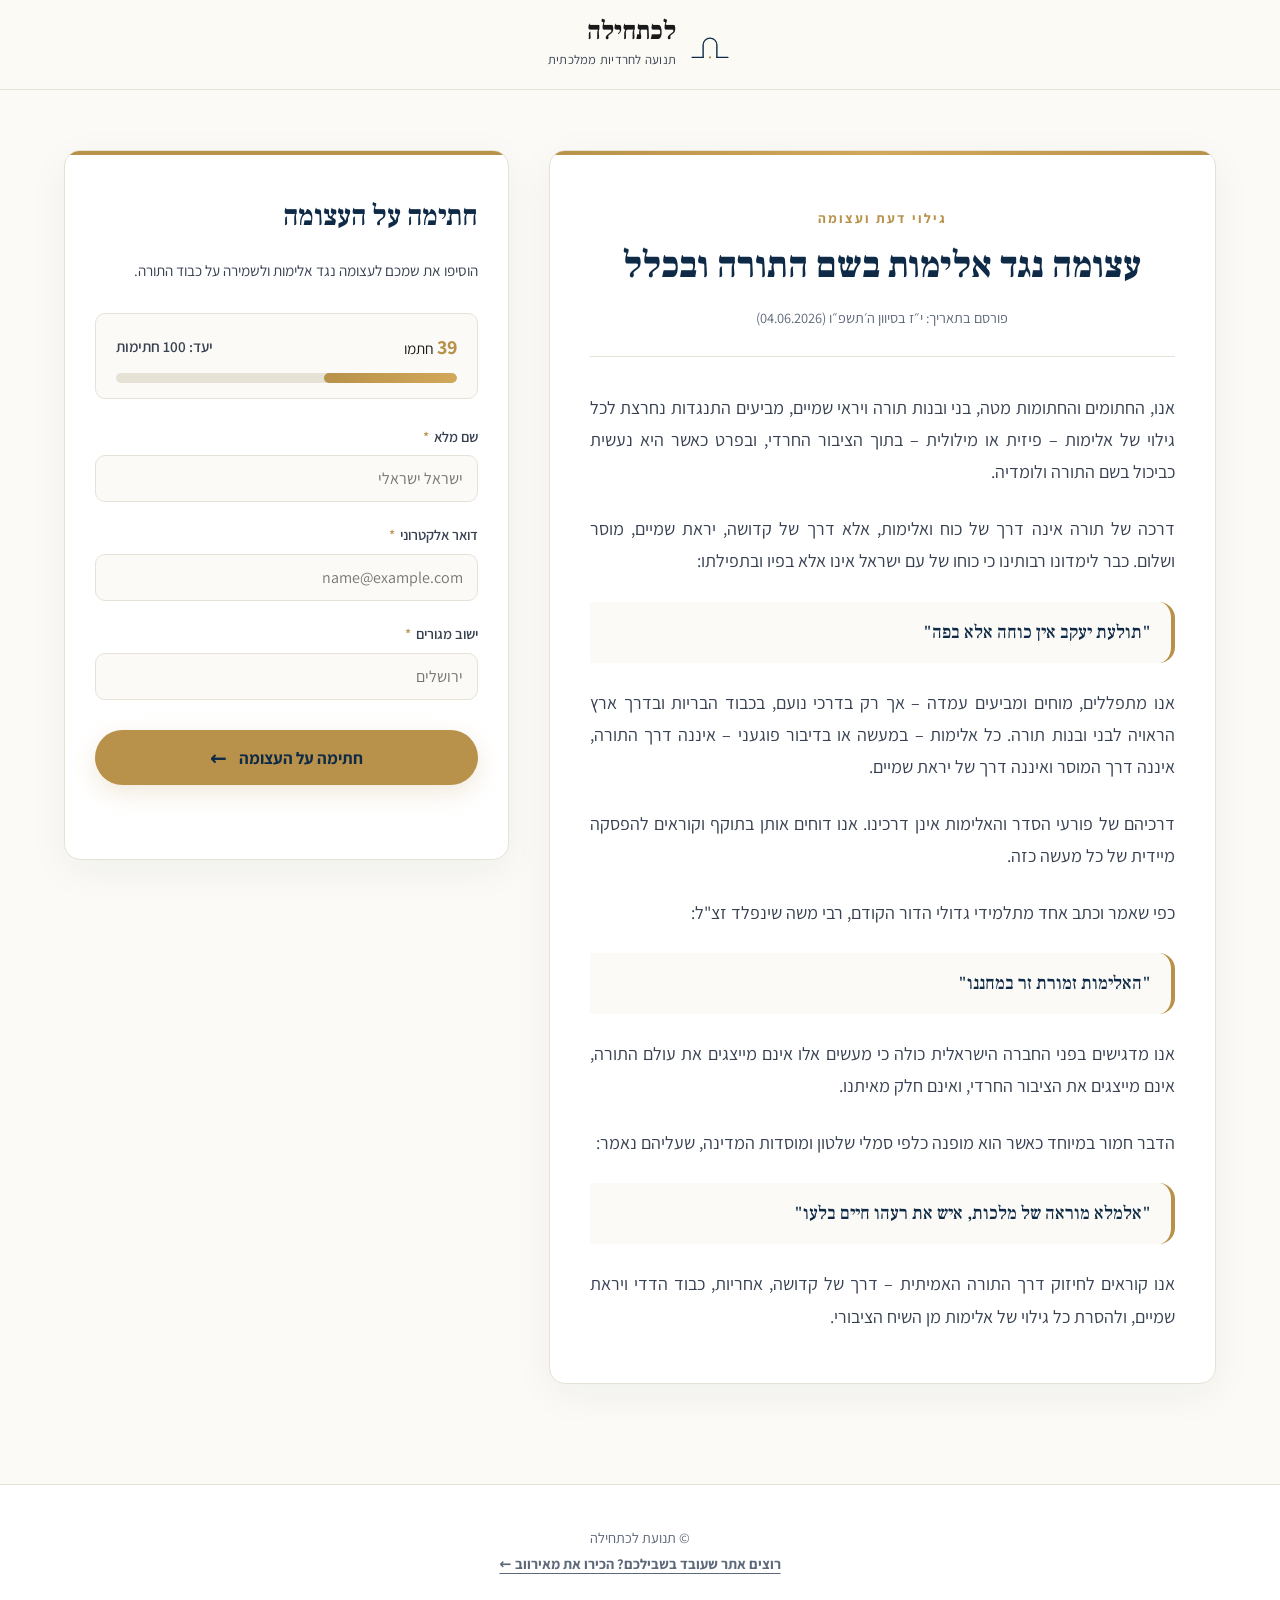
<file: atzuma.html>
<!DOCTYPE html>
<html lang="he" dir="rtl">
<head>
    <meta charset="UTF-8">
    <meta name="viewport" content="width=device-width, initial-scale=1.0">
    <title>עצומה נגד אלימות בשם התורה ובכלל — לכתחילה</title>
    <meta name="description" content="עצומה נגד אלימות בשם התורה ובכלל. תנועת לכתחילה.">
    <link rel="icon" type="image/svg+xml" href="assets/logo.svg">
    <link rel="preconnect" href="https://fonts.googleapis.com">
    <link rel="preconnect" href="https://fonts.gstatic.com" crossorigin>
    <link href="https://fonts.googleapis.com/css2?family=Frank+Ruhl+Libre:wght@400;500;700;900&family=Assistant:wght@300;400;500;600;700;800&display=swap" rel="stylesheet">
    <style>
        :root {
            --bg: #fbfaf6;
            --bg-light: #ffffff;
            --bg-dark: #0e2a47;
            --ink: #1a1a1a;
            --ink-soft: #374151;
            --gold: #b8924a;
            --line: #e6e2d6;
            --shadow: 0 10px 40px rgba(20, 30, 60, 0.05);
            --radius: 16px;
            --serif: "Frank Ruhl Libre", Georgia, "Times New Roman", serif;
            --sans: "Assistant", "Heebo", system-ui, -apple-system, sans-serif;
        }

        * {
            box-sizing: border-box;
        }

        body {
            margin: 0;
            padding: 0;
            font-family: var(--sans);
            color: var(--ink);
            background-color: var(--bg);
            line-height: 1.8;
            font-size: 18px;
            -webkit-font-smoothing: antialiased;
        }

        .header {
            background: rgba(251, 250, 246, 0.92);
            border-bottom: 1px solid var(--line);
            padding: 18px 24px;
            display: flex;
            justify-content: center;
            align-items: center;
        }

        .brand {
            display: flex;
            align-items: center;
            gap: 12px;
            user-select: none;
        }

        .brand-mark {
            width: 44px;
            height: 44px;
        }

        .brand-text {
            display: flex;
            flex-direction: column;
        }

        .brand-name {
            font-family: var(--serif);
            font-size: 1.6rem;
            font-weight: 900;
            color: var(--ink);
            line-height: 1.1;
        }

        .brand-sub {
            font-size: 0.8rem;
            color: var(--ink-soft);
            margin-top: 2px;
            letter-spacing: 0.02em;
        }

        /* Two column layout */
        .document-container {
            display: grid;
            grid-template-columns: 1.2fr 0.8fr;
            gap: 40px;
            max-width: 1200px;
            margin: 60px auto 100px;
            padding: 0 24px;
            align-items: start;
        }

        @media (max-width: 1024px) {
            .document-container {
                grid-template-columns: 1fr;
                gap: 40px;
                margin: 40px auto 60px;
            }
        }

        .document-card {
            background: var(--bg-light);
            border: 1px solid var(--line);
            border-radius: var(--radius);
            box-shadow: var(--shadow);
            padding: 50px 40px;
            position: relative;
            overflow: hidden;
        }

        @media (max-width: 640px) {
            .document-card {
                padding: 40px 24px;
            }
            body {
                font-size: 17px;
            }
        }

        .document-card::before {
            content: "";
            position: absolute;
            top: 0;
            right: 0;
            left: 0;
            height: 4px;
            background: linear-gradient(90deg, var(--gold) 0%, #d2a85a 50%, var(--gold) 100%);
        }

        .doc-header {
            text-align: center;
            margin-bottom: 35px;
            border-bottom: 1px solid var(--line);
            padding-bottom: 25px;
        }

        .kicker {
            display: inline-block;
            font-size: 0.85rem;
            font-weight: 700;
            letter-spacing: 0.15em;
            color: var(--gold);
            text-transform: uppercase;
            margin-bottom: 12px;
        }

        h1 {
            font-family: var(--serif);
            font-size: clamp(1.6rem, 3.5vw, 2.3rem);
            font-weight: 900;
            color: var(--bg-dark);
            margin: 0 0 16px;
            line-height: 1.25;
        }

        .meta-date {
            font-size: 0.9rem;
            color: #5d687a;
            margin: 0;
        }

        .doc-body {
            color: var(--ink-soft);
        }

        .doc-body p {
            margin: 0 0 24px;
            text-align: justify;
        }

        .doc-body p:last-child {
            margin-bottom: 0;
        }

        .doc-body strong {
            color: var(--ink);
            font-weight: 700;
        }

        /* Highlight quote / verse style */
        .highlight-verse {
            background-color: var(--bg);
            border-right: 4px solid var(--gold);
            padding: 14px 20px;
            margin: 24px 0;
            font-family: var(--serif);
            font-size: 1.15rem;
            font-weight: 500;
            color: var(--bg-dark);
            border-radius: 0 var(--radius) var(--radius) 0;
        }

        /* Signing Form Card */
        .signing-card {
            background: var(--bg-light);
            border: 1px solid var(--line);
            border-radius: var(--radius);
            box-shadow: var(--shadow);
            padding: 40px 30px;
            position: relative;
            overflow: hidden;
        }

        .signing-card::before {
            content: "";
            position: absolute;
            top: 0;
            right: 0;
            left: 0;
            height: 4px;
            background: var(--gold);
        }

        .signing-card h2 {
            font-family: var(--serif);
            font-size: 1.8rem;
            font-weight: 700;
            color: var(--bg-dark);
            margin: 0 0 12px;
        }

        .signing-lead {
            font-size: 0.95rem;
            color: var(--ink-soft);
            margin-bottom: 30px;
            line-height: 1.6;
        }

        /* Goal Meter Styles */
        .goal-meter-container {
            margin-bottom: 25px;
            padding: 15px 20px;
            background: var(--bg);
            border: 1px solid var(--line);
            border-radius: 10px;
        }

        .goal-meter-header {
            display: flex;
            justify-content: space-between;
            align-items: center;
            font-size: 0.95rem;
            margin-bottom: 8px;
        }

        .goal-current {
            color: var(--ink);
        }

        .goal-current strong {
            font-size: 1.25rem;
            color: var(--gold);
        }

        .goal-target {
            color: var(--ink-soft);
            font-weight: 600;
        }

        .progress-bar-wrap {
            width: 100%;
            height: 10px;
            background: var(--line);
            border-radius: 99px;
            overflow: hidden;
        }

        .progress-bar-fill {
            height: 100%;
            background: linear-gradient(90deg, var(--gold) 0%, #d2a85a 100%);
            border-radius: 99px;
            transition: width 0.8s cubic-bezier(0.4, 0, 0.2, 1);
            width: 0%;
        }

        .field {
            display: flex;
            flex-direction: column;
            gap: 6px;
            margin-bottom: 20px;
        }

        .field-label {
            font-size: 0.9rem;
            font-weight: 600;
            color: var(--ink-soft);
        }

        .field-label em {
            color: var(--gold);
            font-style: normal;
            margin-inline-start: 2px;
        }

        .signing-card input[type="text"],
        .signing-card input[type="email"] {
            display: block;
            width: 100%;
            padding: 12px 14px;
            border-radius: 10px;
            border: 1px solid var(--line);
            background: var(--bg);
            color: var(--ink);
            font-family: inherit;
            font-size: 1rem;
            transition: border-color 0.2s, box-shadow 0.2s, background 0.2s;
            direction: rtl;
        }

        .signing-card input:focus {
            outline: none;
            border-color: var(--gold);
            box-shadow: 0 0 0 3px rgba(184, 146, 74, 0.2);
            background: var(--bg-light);
        }

        .btn-submit {
            display: inline-flex;
            align-items: center;
            justify-content: center;
            gap: 12px;
            width: 100%;
            padding: 14px;
            border: 0;
            border-radius: 999px;
            background: var(--gold);
            color: var(--bg-dark);
            font-size: 1.05rem;
            font-weight: 700;
            cursor: pointer;
            box-shadow: 0 8px 24px rgba(184, 146, 74, 0.2);
            transition: transform 0.15s, box-shadow 0.2s, background 0.2s;
            font-family: inherit;
            margin-top: 10px;
        }

        .btn-submit:hover:not(:disabled) {
            background: #d2a85a;
            transform: translateY(-1px);
            box-shadow: 0 12px 28px rgba(184, 146, 74, 0.35);
        }

        .btn-submit:disabled {
            opacity: 0.7;
            cursor: not-allowed;
        }

        .btn-submit .btn-arrow {
            display: inline-block;
            transition: transform 0.2s;
            font-size: 1.2em;
        }

        .btn-submit:hover:not(:disabled) .btn-arrow {
            transform: translateX(-4px);
        }

        .form-status {
            margin: 14px 0 0;
            font-size: 0.9rem;
            text-align: center;
            min-height: 1.4em;
        }

        .form-status.is-error {
            color: #e53e3e;
        }

        /* Thanks view */
        .thanks-view {
            text-align: center;
            padding: 40px 10px;
            animation: thanksFade 0.5s ease both;
        }

        @keyframes thanksFade {
            from { opacity: 0; transform: translateY(12px); }
            to   { opacity: 1; transform: translateY(0); }
        }

        .thanks-icon {
            color: var(--gold);
            margin-bottom: 24px;
        }

        .thanks-title {
            font-family: var(--serif);
            font-size: 2rem;
            font-weight: 700;
            color: var(--bg-dark);
            margin: 0 0 12px;
        }

        .thanks-lead {
            font-size: 1.1rem;
            color: var(--ink);
            margin: 0 0 8px;
            font-weight: 600;
        }

        .thanks-sub {
            font-size: 0.95rem;
            color: var(--ink-soft);
            margin: 0;
        }

        .footer {
            text-align: center;
            padding: 40px 24px;
            border-top: 1px solid var(--line);
            color: #5d687a;
            font-size: 0.9rem;
            background-color: var(--bg-light);
        }
    </style>
</head>
<body>

    <header class="header">
        <div class="brand">
            <img src="assets/logo.svg" class="brand-mark" alt="" aria-hidden="true">
            <div class="brand-text">
                <span class="brand-name">לכתחילה</span>
                <span class="brand-sub">תנועה לחרדיות ממלכתית</span>
            </div>
        </div>
    </header>

    <div class="document-container">
        
        <!-- Right Column: Petition Text -->
        <main>
            <article class="document-card">
                <header class="doc-header">
                    <span class="kicker">גילוי דעת ועצומה</span>
                    <h1>עצומה נגד אלימות בשם התורה ובכלל</h1>
                    <p class="meta-date">פורסם בתאריך: י״ז בסיוון ה׳תשפ״ו (04.06.2026)</p>
                </header>

                <div class="doc-body">
                    <p>אנו, החתומים והחתומות מטה, בני ובנות תורה ויראי שמיים, מביעים התנגדות נחרצת לכל גילוי של אלימות – פיזית או מילולית – בתוך הציבור החרדי, ובפרט כאשר היא נעשית כביכול בשם התורה ולומדיה.</p>

                    <p>דרכה של תורה אינה דרך של כוח ואלימות, אלא דרך של קדושה, יראת שמיים, מוסר ושלום. כבר לימדונו רבותינו כי כוחו של עם ישראל אינו אלא בפיו ובתפילתו:</p>
                    
                    <div class="highlight-verse">
                        "תולעת יעקב אין כוחה אלא בפה"
                    </div>

                    <p>אנו מתפללים, מוחים ומביעים עמדה – אך רק בדרכי נועם, בכבוד הבריות ובדרך ארץ הראויה לבני ובנות תורה. כל אלימות – במעשה או בדיבור פוגעני – איננה דרך התורה, איננה דרך המוסר ואיננה דרך של יראת שמיים.</p>

                    <p>דרכיהם של פורעי הסדר והאלימות אינן דרכינו. אנו דוחים אותן בתוקף וקוראים להפסקה מיידית של כל מעשה כזה.</p>

                    <p>כפי שאמר וכתב אחד מתלמידי גדולי הדור הקודם, רבי משה שינפלד זצ"ל:</p>
                    
                    <div class="highlight-verse">
                        "האלימות זמורת זר במחננו"
                    </div>

                    <p>אנו מדגישים בפני החברה הישראלית כולה כי מעשים אלו אינם מייצגים את עולם התורה, אינם מייצגים את הציבור החרדי, ואינם חלק מאיתנו.</p>

                    <p>הדבר חמור במיוחד כאשר הוא מופנה כלפי סמלי שלטון ומוסדות המדינה, שעליהם נאמר:</p>
                    
                    <div class="highlight-verse">
                        "אלמלא מוראה של מלכות, איש את רעהו חיים בלעו"
                    </div>

                    <p>אנו קוראים לחיזוק דרך התורה האמיתית – דרך של קדושה, אחריות, כבוד הדדי ויראת שמיים, ולהסרת כל גילוי של אלימות מן השיח הציבורי.</p>
                </div>
            </article>
        </main>

        <!-- Left Column: Signing Form -->
        <aside class="signing-card">
            <div id="formView">
                <h2>חתימה על העצומה</h2>
                <p class="signing-lead">הוסיפו את שמכם לעצומה נגד אלימות ולשמירה על כבוד התורה.</p>

                <!-- מדד חתימות (Goal Meter) -->
                <div class="goal-meter-container">
                    <div class="goal-meter-header">
                        <span class="goal-current"><strong id="sigCount">39</strong> חתמו</span>
                        <span class="goal-target">יעד: 100 חתימות</span>
                    </div>
                    <div class="progress-bar-wrap">
                        <div class="progress-bar-fill" id="progressBarFill"></div>
                    </div>
                </div>
                
                <form id="signForm" novalidate>
                    <div class="field">
                        <label for="fullName" class="field-label">שם מלא <em>*</em></label>
                        <input type="text" id="fullName" name="fullName" required placeholder="ישראל ישראלי" autocomplete="name">
                    </div>
                    
                    <div class="field">
                        <label for="email" class="field-label">דואר אלקטרוני <em>*</em></label>
                        <input type="email" id="email" name="email" required placeholder="name@example.com" autocomplete="email">
                    </div>
                    
                    <div class="field">
                        <label for="city" class="field-label">ישוב מגורים <em>*</em></label>
                        <input type="text" id="city" name="city" required placeholder="ירושלים" autocomplete="address-level2">
                    </div>
                    
                    <button type="submit" class="btn-submit">
                        <span class="btn-label">חתימה על העצומה</span>
                        <span class="btn-arrow" aria-hidden="true">←</span>
                    </button>
                    <p class="form-status" role="status" aria-live="polite"></p>
                </form>
            </div>
            
            <div id="thanksView" class="thanks-view" hidden>
                <div class="thanks-icon" aria-hidden="true">
                    <svg viewBox="0 0 64 64" width="64" height="64" fill="none" stroke="currentColor">
                        <circle cx="32" cy="32" r="30" stroke-width="3"/>
                        <path d="M20 33 L29 42 L46 24" stroke-width="4" stroke-linecap="round" stroke-linejoin="round"/>
                    </svg>
                </div>
                <h2 class="thanks-title">תודה רבה!</h2>
                <p class="thanks-lead">חתימתך נוספה לעצומה בהצלחה.</p>
                <p class="thanks-sub">ביחד אנו מחזקים את דרך התורה והשלום.</p>
            </div>
        </aside>

    </div>

    <footer class="footer">
        <div>© תנועת לכתחילה</div>
        <div><a href="https://meirweb.co.il/?utm_source=lekhatchila&amp;utm_medium=footer&amp;utm_campaign=site_credit" target="_blank" rel="noopener" style="color:inherit;font-weight:700;text-decoration:underline;text-underline-offset:4px;">רוצים אתר שעובד בשבילכם? הכירו את מאירווב ←</a></div>
    </footer>

    <script>
        (function() {
            const form = document.getElementById('signForm');
            if (!form) return;

            // ==========================================
            // הגדרות חיבור ל-GOOGLE SHEETS (APPS SCRIPT)
            // ==========================================
            const WEB_APP_URL = 'https://script.google.com/macros/s/AKfycbx0zqJSmu0cjyrLrblD458uRMkYmBs-0Q8KkLqMKnFTZWARfgUse5WfHf86RelZu3C6/exec';
            // ==========================================

            const status = form.querySelector('.form-status');
            const submitBtn = form.querySelector('.btn-submit');
            const labelEl = submitBtn.querySelector('.btn-label');
            const formView = document.getElementById('formView');
            const thanksView = document.getElementById('thanksView');

            // ==========================================
            // לוגיקת מדד החתימות
            // ==========================================
            const GOAL = 100;
            const BASE_COUNT = 39;
            let currentCount = BASE_COUNT;

            const sigCountEl = document.getElementById('sigCount');
            const progressBarFill = document.getElementById('progressBarFill');

            function updateCounter(count) {
                currentCount = count;
                sigCountEl.textContent = currentCount;
                const percentage = Math.min((currentCount / GOAL) * 100, 100);
                progressBarFill.style.width = percentage + '%';
            }

            // טעינת מספר החתימות האמיתי מהשרת (GET request)
            async function fetchSignaturesCount() {
                try {
                    const res = await fetch(WEB_APP_URL);
                    if (res.ok) {
                        const data = await res.json();
                        if (data && typeof data.count === 'number') {
                            updateCounter(data.count);
                        }
                    }
                } catch (err) {
                    console.warn('Could not fetch real-time signature count, using default base.', err);
                    updateCounter(BASE_COUNT);
                }
            }

            // הפעלה ראשונית
            updateCounter(BASE_COUNT);
            fetchSignaturesCount();
            // ==========================================

            form.addEventListener('submit', async (e) => {
                e.preventDefault();

                // בדיקת תקינות מקומית
                if (!form.checkValidity()) {
                    form.reportValidity();
                    return;
                }

                // יצירת גוף הבקשה
                const body = new URLSearchParams();
                body.append('name', document.getElementById('fullName').value.trim());
                body.append('email', document.getElementById('email').value.trim());
                body.append('city', document.getElementById('city').value.trim());

                // נטרול הכפתור והצגת טעינה
                submitBtn.disabled = true;
                const originalLabel = labelEl.textContent;
                labelEl.textContent = 'שולח...';
                status.className = 'form-status';
                status.textContent = '';

                try {
                    await fetch(WEB_APP_URL, {
                        method: 'POST',
                        mode: 'no-cors',
                        headers: { 'Content-Type': 'application/x-www-form-urlencoded' },
                        body: body.toString(),
                    });
                    
                    // מעבר למסך תודה
                    formView.hidden = true;
                    thanksView.hidden = false;

                    // עדכון המונה באופן מקומי
                    updateCounter(currentCount + 1);
                } catch (err) {
                    console.error('Form submission failed', err);
                    status.className = 'form-status is-error';
                    status.textContent = 'אירעה שגיאה בשליחת החתימה. נסו שוב.';
                    submitBtn.disabled = false;
                    labelEl.textContent = originalLabel;
                }
            });
        })();
    </script>
</body>
</html>
</file>
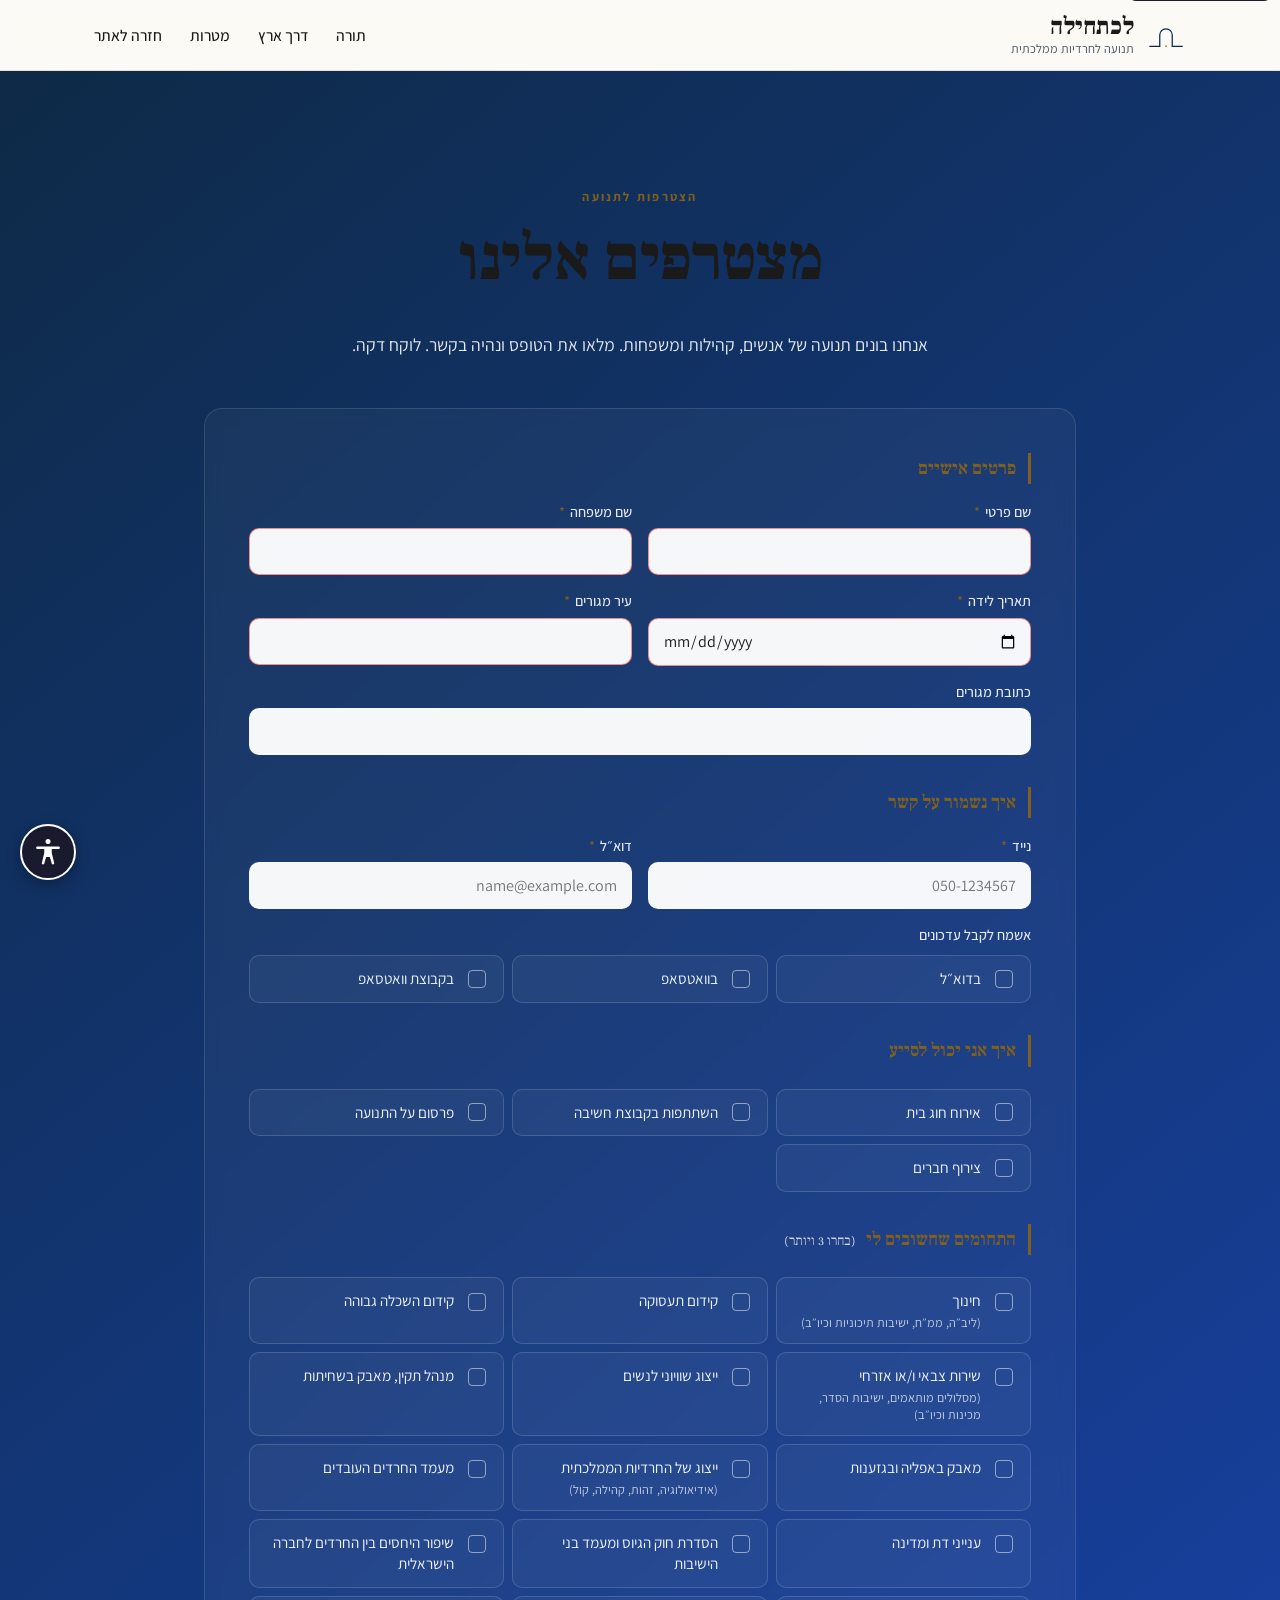
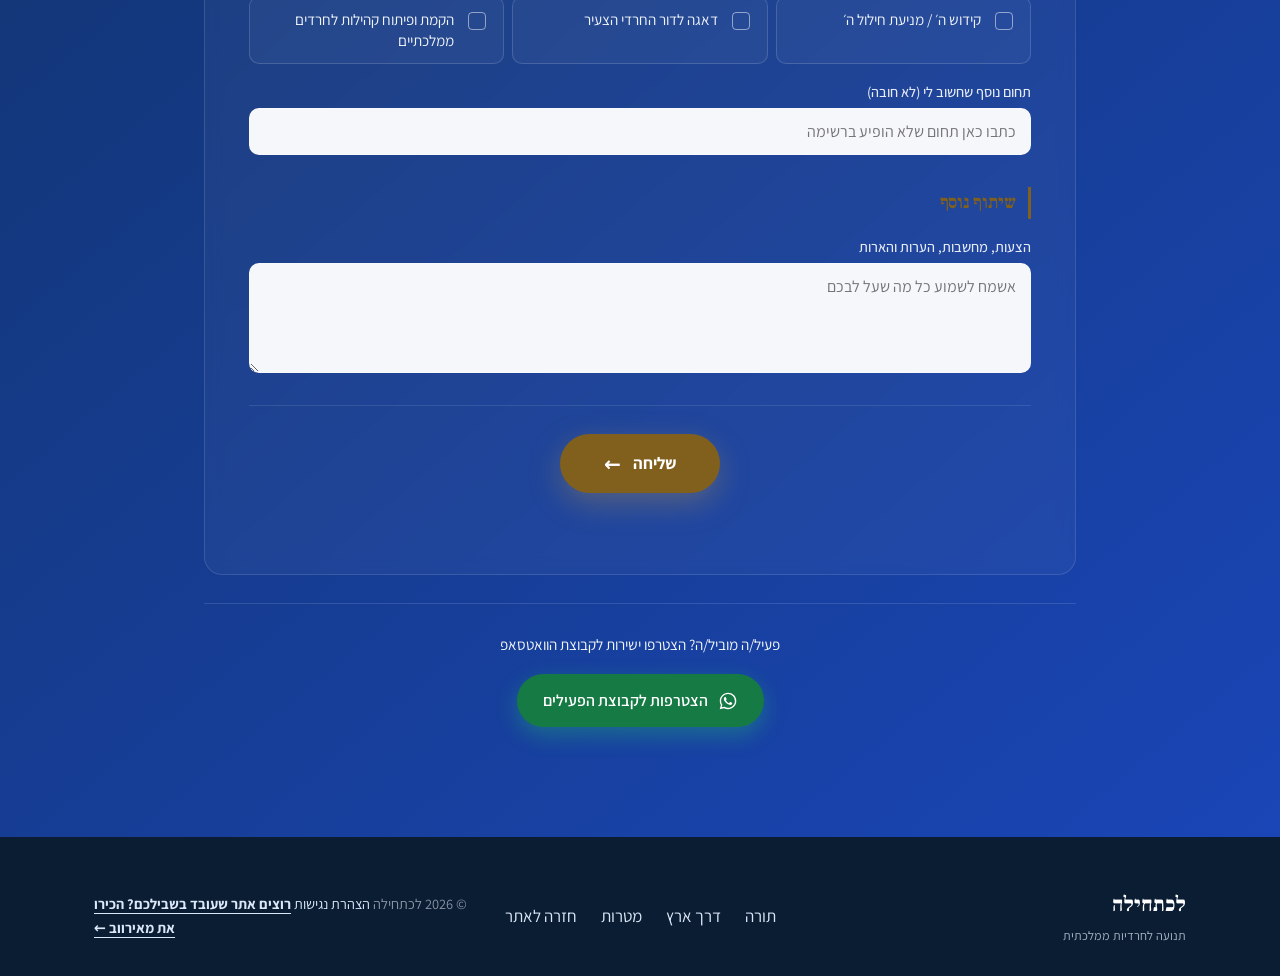
<file: join.html>
<!DOCTYPE html>
<html lang="he" dir="rtl">
<head>
    <meta charset="UTF-8">
    <meta name="viewport" content="width=device-width, initial-scale=1.0">
    <title>הצטרפות לתנועה — לכתחילה</title>
    <meta name="description" content="הצטרפות לתנועת לכתחילה — תנועה לחרדיות ממלכתית.">
    <meta name="robots" content="index, follow">
    <link rel="canonical" href="https://lekhatchila.co.il/join.html">
    <meta property="og:title" content="הצטרפות לתנועה — לכתחילה">
    <meta property="og:description" content="הצטרפות לתנועת לכתחילה — תנועה לחרדיות ממלכתית.">
    <meta property="og:type" content="website">
    <meta property="og:url" content="https://lekhatchila.co.il/join.html">
    <meta property="og:locale" content="he_IL">
    <meta property="og:image" content="https://lekhatchila.co.il/assets/logo.svg">
    <meta property="og:site_name" content="לכתחילה">
    <meta name="twitter:card" content="summary">
    <link rel="icon" type="image/svg+xml" href="assets/logo.svg">
    <link rel="apple-touch-icon" href="assets/logo.svg">
    <link rel="preconnect" href="https://fonts.googleapis.com">
    <link rel="preconnect" href="https://fonts.gstatic.com" crossorigin>
    <link href="https://fonts.googleapis.com/css2?family=Frank+Ruhl+Libre:wght@400;500;700;900&family=Assistant:wght@300;400;500;600;700;800&display=swap" rel="stylesheet">
    <link rel="stylesheet" href="styles.css?v=3">
    <link rel="stylesheet" href="a11y.css?v=2">
    <script src="a11y-widget.js?v=2" defer></script>
</head>
<body class="join-page">
    <a href="#main-content" class="skip-link">דלג לתוכן הראשי</a>
    <header class="site-header">
        <nav class="nav-container">
            <a href="/" class="brand">
                <img src="assets/logo.svg" class="brand-mark" alt="" aria-hidden="true">
                <span class="brand-text">
                    <span class="brand-name">לכתחילה</span>
                    <span class="brand-sub">תנועה לחרדיות ממלכתית</span>
                </span>
            </a>
            <ul class="nav-links">
                <li><a href="/#torah">תורה</a></li>
                <li><a href="/#derech-eretz">דרך ארץ</a></li>
                <li><a href="/#goals">מטרות</a></li>
                <li><a href="/">חזרה לאתר</a></li>
            </ul>
        </nav>
    </header>

    <main class="join-main" id="main-content" tabindex="-1">
        <section class="section section-dark join-section">
            <div class="container join-container">
                <div id="formView">
                    <div class="join-head">
                        <span class="kicker kicker-light">הצטרפות לתנועה</span>
                        <h1>מצטרפים אלינו</h1>
                        <p class="join-lead">
                            אנחנו בונים תנועה של אנשים, קהילות ומשפחות. מלאו את הטופס ונהיה בקשר. לוקח דקה.
                        </p>
                    </div>

                    <form id="joinForm" class="join-form" novalidate>
                        <div class="form-grid">
                            <fieldset class="form-group">
                                <legend>פרטים אישיים</legend>
                                <div class="form-row form-row-2">
                                    <label class="field">
                                        <span class="field-label">שם פרטי <em>*</em></span>
                                        <input type="text" name="entry.1166605822" required autocomplete="given-name">
                                    </label>
                                    <label class="field">
                                        <span class="field-label">שם משפחה <em>*</em></span>
                                        <input type="text" name="entry.297252713" required autocomplete="family-name">
                                    </label>
                                </div>
                                <div class="form-row form-row-2">
                                    <label class="field">
                                        <span class="field-label">תאריך לידה <em>*</em></span>
                                        <input type="date" name="birthdate" required>
                                    </label>
                                    <label class="field">
                                        <span class="field-label">עיר מגורים <em>*</em></span>
                                        <input type="text" name="entry.173277209" required autocomplete="address-level2">
                                    </label>
                                </div>
                                <label class="field">
                                    <span class="field-label">כתובת מגורים</span>
                                    <input type="text" name="entry.979623476" autocomplete="street-address">
                                </label>
                            </fieldset>

                            <fieldset class="form-group">
                                <legend>איך נשמור על קשר</legend>
                                <div class="form-row form-row-2">
                                    <label class="field">
                                        <span class="field-label">נייד <em>*</em></span>
                                        <input type="tel" name="entry.1042966516" required autocomplete="tel" placeholder="050-1234567">
                                    </label>
                                    <label class="field">
                                        <span class="field-label">דוא״ל <em>*</em></span>
                                        <input type="email" name="entry.312878262" required autocomplete="email" placeholder="name@example.com">
                                    </label>
                                </div>
                                <div class="field">
                                    <span class="field-label">אשמח לקבל עדכונים</span>
                                    <div class="checkbox-group" role="group">
                                        <label class="check"><input type="checkbox" name="entry.575929767" value="בדוא&quot;ל"><span>בדוא״ל</span></label>
                                        <label class="check"><input type="checkbox" name="entry.575929767" value="בוואטסאפ"><span>בוואטסאפ</span></label>
                                        <label class="check"><input type="checkbox" name="entry.575929767" value="בקבוצת וואטסאפ"><span>בקבוצת וואטסאפ</span></label>
                                    </div>
                                </div>
                            </fieldset>

                            <fieldset class="form-group">
                                <legend>איך אני יכול לסייע</legend>
                                <div class="checkbox-group" role="group">
                                    <label class="check"><input type="checkbox" name="entry.1110911704" value="אירוח חוג בית"><span>אירוח חוג בית</span></label>
                                    <label class="check"><input type="checkbox" name="entry.1110911704" value="השתתפות בקבוצת חשיבה"><span>השתתפות בקבוצת חשיבה</span></label>
                                    <label class="check"><input type="checkbox" name="entry.1110911704" value="פרסום על התנועה"><span>פרסום על התנועה</span></label>
                                    <label class="check"><input type="checkbox" name="entry.1110911704" value="צירוף חברים"><span>צירוף חברים</span></label>
                                </div>
                            </fieldset>

                            <fieldset class="form-group" id="topicsGroup">
                                <legend>התחומים שחשובים לי <em class="legend-hint">(בחרו 3 ויותר)</em></legend>
                                <div class="checkbox-group checkbox-group-3" role="group" data-min="3">
                                    <label class="check"><input type="checkbox" name="entry.1727193585" value="חינוך (ליב&quot;ה, ממ&quot;ח, ישיבות תיכוניות וכיו&quot;ב)"><span>חינוך <small>(ליב״ה, ממ״ח, ישיבות תיכוניות וכיו״ב)</small></span></label>
                                    <label class="check"><input type="checkbox" name="entry.1727193585" value="קידום תעסוקה"><span>קידום תעסוקה</span></label>
                                    <label class="check"><input type="checkbox" name="entry.1727193585" value="קידום השכלה גבוהה"><span>קידום השכלה גבוהה</span></label>
                                    <label class="check"><input type="checkbox" name="entry.1727193585" value="שירות צבאי ו/או אזרחי (מסלולים מותאמים, ישיבות הסדר, מכינות וכיו&quot;ב)"><span>שירות צבאי ו/או אזרחי <small>(מסלולים מותאמים, ישיבות הסדר, מכינות וכיו״ב)</small></span></label>
                                    <label class="check"><input type="checkbox" name="entry.1727193585" value="ייצוג שוויוני לנשים"><span>ייצוג שוויוני לנשים</span></label>
                                    <label class="check"><input type="checkbox" name="entry.1727193585" value="מנהל תקין, מאבק בשחיתות"><span>מנהל תקין, מאבק בשחיתות</span></label>
                                    <label class="check"><input type="checkbox" name="entry.1727193585" value="מאבק באפליה ובגזענות"><span>מאבק באפליה ובגזענות</span></label>
                                    <label class="check"><input type="checkbox" name="entry.1727193585" value="ייצוג של החרדיות הממלכתית (אידיאולוגיה, זהות, קהילה, קול)"><span>ייצוג של החרדיות הממלכתית <small>(אידיאולוגיה, זהות, קהילה, קול)</small></span></label>
                                    <label class="check"><input type="checkbox" name="entry.1727193585" value="מעמד החרדים העובדים"><span>מעמד החרדים העובדים</span></label>
                                    <label class="check"><input type="checkbox" name="entry.1727193585" value="ענייני דת ומדינה"><span>ענייני דת ומדינה</span></label>
                                    <label class="check"><input type="checkbox" name="entry.1727193585" value="הסדרת חוק הגיוס ומעמד בני הישיבות"><span>הסדרת חוק הגיוס ומעמד בני הישיבות</span></label>
                                    <label class="check"><input type="checkbox" name="entry.1727193585" value="שיפור היחסים בין החרדים לחברה הישראלית"><span>שיפור היחסים בין החרדים לחברה הישראלית</span></label>
                                    <label class="check"><input type="checkbox" name="entry.1727193585" value="קידוש ה' / מניעת חילול ה'"><span>קידוש ה׳ / מניעת חילול ה׳</span></label>
                                    <label class="check"><input type="checkbox" name="entry.1727193585" value="דאגה לדור החרדי הצעיר"><span>דאגה לדור החרדי הצעיר</span></label>
                                    <label class="check"><input type="checkbox" name="entry.1727193585" value="הקמת ופיתוח קהילות לחרדים ממלכתיים"><span>הקמת ופיתוח קהילות לחרדים ממלכתיים</span></label>
                                </div>
                                <label class="field other-topic-field">
                                    <span class="field-label">תחום נוסף שחשוב לי (לא חובה)</span>
                                    <input type="text" name="other_topic" autocomplete="off" placeholder="כתבו כאן תחום שלא הופיע ברשימה">
                                </label>
                                <p class="topics-error" role="alert" aria-live="polite" hidden>יש לבחור לפחות 3 תחומים.</p>
                            </fieldset>

                            <fieldset class="form-group">
                                <legend>שיתוף נוסף</legend>
                                <label class="field">
                                    <span class="field-label">הצעות, מחשבות, הערות והארות</span>
                                    <textarea name="entry.1150363751" rows="4" placeholder="אשמח לשמוע כל מה שעל לבכם"></textarea>
                                </label>
                            </fieldset>
                        </div>

                        <div class="form-actions">
                            <button type="submit" class="btn btn-join">
                                <span class="btn-label">שליחה</span>
                                <span class="btn-arrow" aria-hidden="true">←</span>
                            </button>
                            <p class="form-status" role="status" aria-live="polite"></p>
                        </div>
                    </form>

                    <div class="form-side-cta">
                        <p class="side-cta-label">פעיל/ה מוביל/ה? הצטרפו ישירות לקבוצת הוואטסאפ</p>
                        <a href="https://chat.whatsapp.com/JNiGseKDY7jJs3ceFqOAHN" target="_blank" rel="noopener" class="btn btn-whatsapp">
                            <svg class="wa-icon" viewBox="0 0 24 24" width="20" height="20" fill="currentColor" aria-hidden="true">
                                <path d="M19.05 4.91A9.82 9.82 0 0 0 12.04 2c-5.46 0-9.91 4.45-9.91 9.91 0 1.75.46 3.45 1.32 4.95L2.05 22l5.25-1.38a9.9 9.9 0 0 0 4.74 1.21h.01c5.46 0 9.91-4.45 9.91-9.91 0-2.65-1.03-5.14-2.91-7.01zm-7.01 15.24h-.01c-1.48 0-2.93-.4-4.2-1.15l-.3-.18-3.12.82.83-3.04-.2-.31a8.26 8.26 0 0 1-1.26-4.36c0-4.54 3.7-8.24 8.24-8.24 2.2 0 4.27.86 5.83 2.42a8.18 8.18 0 0 1 2.41 5.83c0 4.54-3.7 8.24-8.24 8.24zm4.52-6.16c-.25-.12-1.47-.72-1.69-.81-.23-.08-.39-.12-.56.13-.17.25-.64.81-.79.97-.15.17-.29.19-.54.06-.25-.12-1.05-.39-2-1.23-.74-.66-1.23-1.47-1.38-1.72-.14-.25-.02-.39.11-.51.11-.11.25-.29.37-.43.12-.14.17-.25.25-.41.08-.17.04-.31-.02-.43-.06-.12-.56-1.34-.76-1.84-.2-.48-.41-.42-.56-.42-.14-.01-.31-.01-.48-.01-.17 0-.43.06-.66.31-.23.25-.86.85-.86 2.07s.89 2.4 1.01 2.57c.12.17 1.74 2.66 4.22 3.74.59.25 1.05.41 1.41.52.59.19 1.13.16 1.55.1.47-.07 1.47-.6 1.68-1.18.21-.58.21-1.07.14-1.18-.06-.1-.22-.16-.47-.28z"/>
                            </svg>
                            <span>הצטרפות לקבוצת הפעילים</span>
                        </a>
                    </div>
                </div>

                <div id="thanksView" class="thanks-view" hidden>
                    <div class="thanks-icon" aria-hidden="true">
                        <svg viewBox="0 0 64 64" width="72" height="72">
                            <circle cx="32" cy="32" r="30" fill="none" stroke="currentColor" stroke-width="3"/>
                            <path d="M20 33 L29 42 L46 24" fill="none" stroke="currentColor" stroke-width="4" stroke-linecap="round" stroke-linejoin="round"/>
                        </svg>
                    </div>
                    <h1 class="thanks-title">הצטרפת לתנועה!</h1>
                    <p class="thanks-lead">
                        תודה <span id="thanksName">חבר/ה יקר/ה</span> שהצטרפת אלינו.
                        קיבלנו את פרטיך ונחזור אליך בקרוב.
                    </p>
                    <p class="thanks-sub">
                        רוצה לקחת חלק פעיל? הצטרף לקבוצת הוואטסאפ של הפעילים המובילים.
                    </p>
                    <div class="thanks-actions">
                        <a href="https://chat.whatsapp.com/JNiGseKDY7jJs3ceFqOAHN" target="_blank" rel="noopener" class="btn btn-whatsapp">
                            <svg class="wa-icon" viewBox="0 0 24 24" width="20" height="20" fill="currentColor" aria-hidden="true">
                                <path d="M19.05 4.91A9.82 9.82 0 0 0 12.04 2c-5.46 0-9.91 4.45-9.91 9.91 0 1.75.46 3.45 1.32 4.95L2.05 22l5.25-1.38a9.9 9.9 0 0 0 4.74 1.21h.01c5.46 0 9.91-4.45 9.91-9.91 0-2.65-1.03-5.14-2.91-7.01zm-7.01 15.24h-.01c-1.48 0-2.93-.4-4.2-1.15l-.3-.18-3.12.82.83-3.04-.2-.31a8.26 8.26 0 0 1-1.26-4.36c0-4.54 3.7-8.24 8.24-8.24 2.2 0 4.27.86 5.83 2.42a8.18 8.18 0 0 1 2.41 5.83c0 4.54-3.7 8.24-8.24 8.24zm4.52-6.16c-.25-.12-1.47-.72-1.69-.81-.23-.08-.39-.12-.56.13-.17.25-.64.81-.79.97-.15.17-.29.19-.54.06-.25-.12-1.05-.39-2-1.23-.74-.66-1.23-1.47-1.38-1.72-.14-.25-.02-.39.11-.51.11-.11.25-.29.37-.43.12-.14.17-.25.25-.41.08-.17.04-.31-.02-.43-.06-.12-.56-1.34-.76-1.84-.2-.48-.41-.42-.56-.42-.14-.01-.31-.01-.48-.01-.17 0-.43.06-.66.31-.23.25-.86.85-.86 2.07s.89 2.4 1.01 2.57c.12.17 1.74 2.66 4.22 3.74.59.25 1.05.41 1.41.52.59.19 1.13.16 1.55.1.47-.07 1.47-.6 1.68-1.18.21-.58.21-1.07.14-1.18-.06-.1-.22-.16-.47-.28z"/>
                            </svg>
                            <span>הצטרפות לקבוצת הפעילים</span>
                        </a>
                        <button type="button" class="btn btn-ghost btn-ghost-light" onclick="navigator.share ? navigator.share({title:'לכתחילה',url:'https://lekhatchila.co.il/'}).catch(()=>{}) : (navigator.clipboard.writeText('https://lekhatchila.co.il/'), this.querySelector('.btn-label').textContent='הקישור הועתק ✓')">
                            <span class="btn-label">שיתוף עם חברים</span>
                        </button>
                        <a href="/" class="btn btn-ghost btn-ghost-light">חזרה לאתר</a>
                    </div>
                </div>
            </div>
        </section>
    </main>

    <footer class="site-footer">
        <div class="container footer-grid">
            <div>
                <div class="brand-name">לכתחילה</div>
                <div class="brand-sub">תנועה לחרדיות ממלכתית</div>
            </div>
            <div class="footer-links">
                <a href="/#torah">תורה</a>
                <a href="/#derech-eretz">דרך ארץ</a>
                <a href="/#goals">מטרות</a>
                <a href="/">חזרה לאתר</a>
            </div>
            <div class="footer-meta">
                <span>© <span id="year"></span> לכתחילה</span>
                <span><a href="negishut.html">הצהרת נגישות</a></span>
                <span><a href="https://meirweb.co.il/?utm_source=lekhatchila&amp;utm_medium=footer&amp;utm_campaign=site_credit" target="_blank" rel="noopener" style="font-weight:700;text-decoration:underline;text-underline-offset:4px;">רוצים אתר שעובד בשבילכם? הכירו את מאירווב ←</a></span>
            </div>
        </div>
    </footer>

    <script src="join.js"></script>
</body>
</html>
</file>
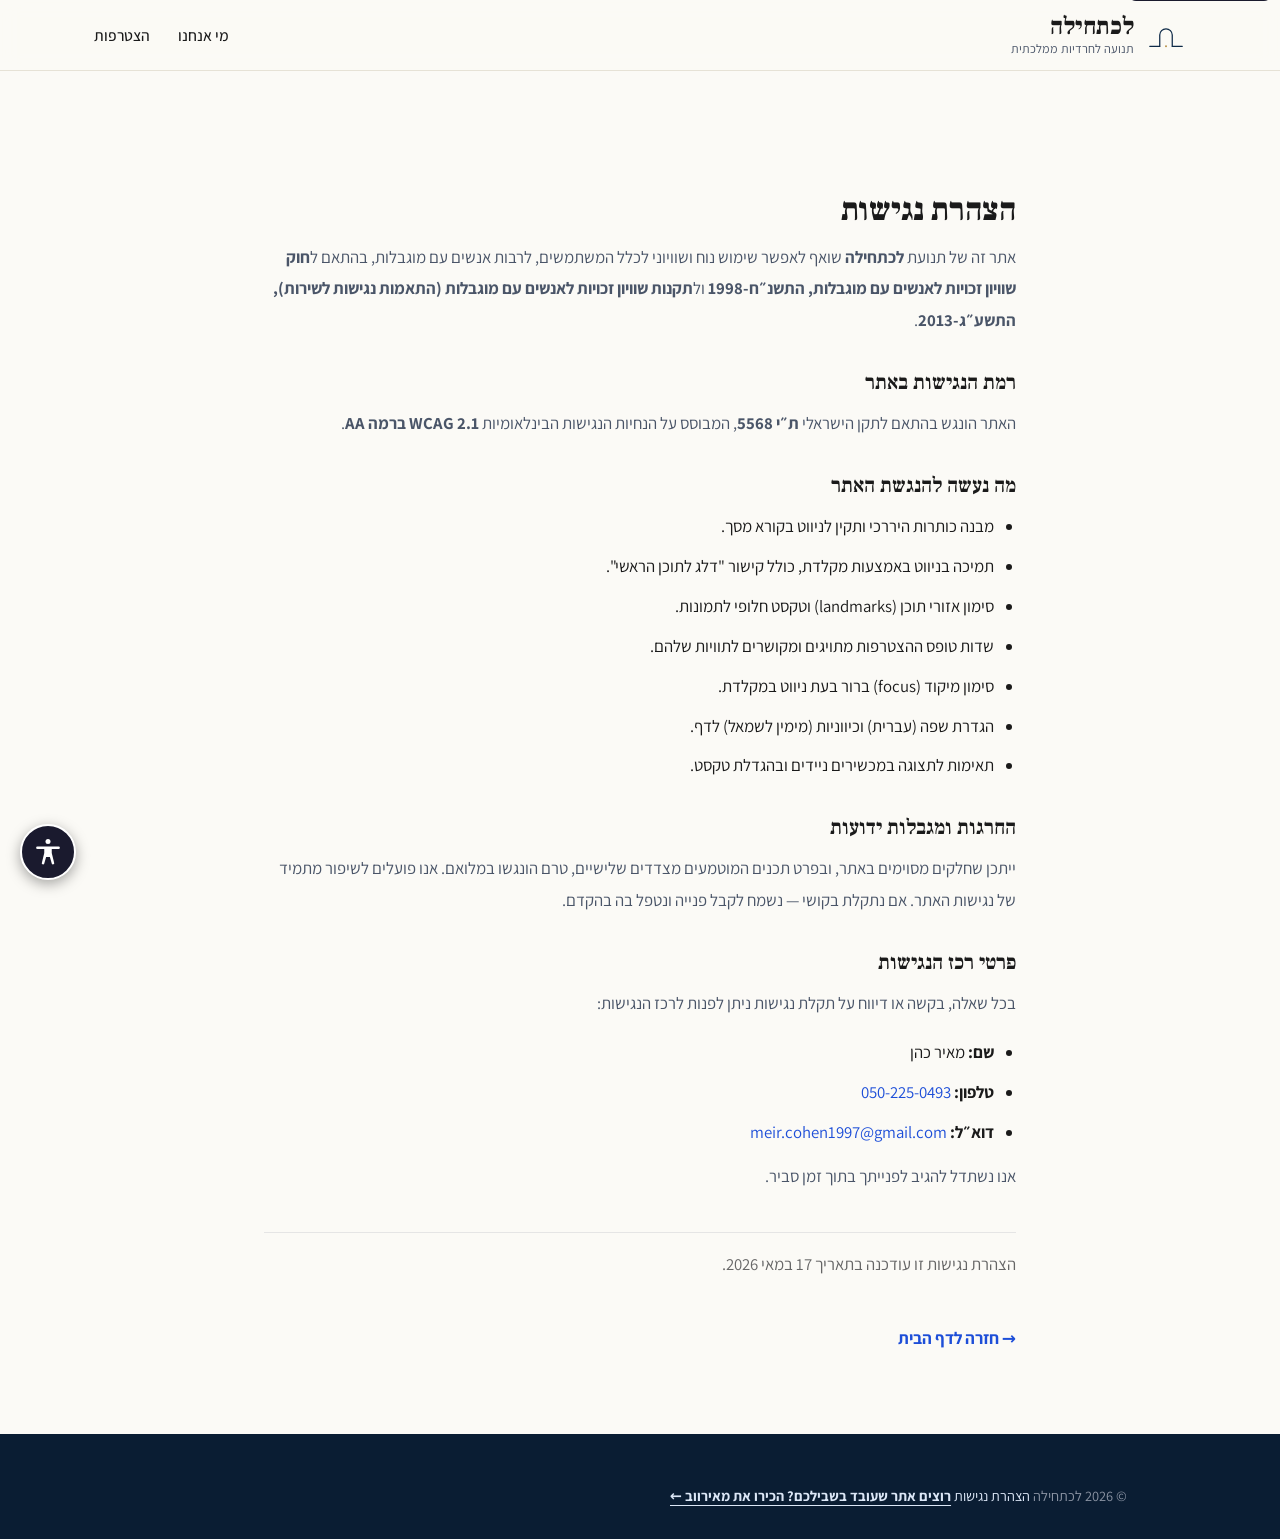
<file: negishut.html>
<!DOCTYPE html>
<html lang="he" dir="rtl">
<head>
    <meta charset="UTF-8">
    <meta name="viewport" content="width=device-width, initial-scale=1.0">
    <title>הצהרת נגישות | לכתחילה</title>
    <meta name="description" content="הצהרת נגישות לאתר לכתחילה — עמידה בתקן הישראלי ת״י 5568 וברמת AA של WCAG 2.1.">
    <meta name="robots" content="index, follow">
    <link rel="preconnect" href="https://fonts.googleapis.com">
    <link rel="preconnect" href="https://fonts.gstatic.com" crossorigin>
    <link href="https://fonts.googleapis.com/css2?family=Frank+Ruhl+Libre:wght@400;500;700;900&family=Assistant:wght@300;400;500;600;700;800&display=swap" rel="stylesheet">
    <link rel="stylesheet" href="styles.css?v=3">
    <link rel="stylesheet" href="a11y.css?v=2">
    <script src="a11y-widget.js?v=2" defer></script>
    <style>
        .a11y-page{max-width:800px;margin:0 auto;padding:120px 24px 80px;line-height:1.9}
        .a11y-page h1{font-size:2rem;margin-bottom:12px}
        .a11y-page h2{font-size:1.3rem;margin:34px 0 12px}
        .a11y-page p,.a11y-page li{font-size:1.05rem}
        .a11y-page ul{padding-right:22px;margin:12px 0}
        .a11y-page li{margin-bottom:8px}
        .a11y-updated{color:#666;font-size:.95rem;margin-top:40px;border-top:1px solid #e5e5e5;padding-top:16px}
        .a11y-back{display:inline-block;margin-top:24px;font-weight:700}
    </style>
</head>
<body>
    <a href="#main-content" class="skip-link">דלג לתוכן הראשי</a>
    <header class="site-header">
        <nav class="nav-container">
            <a href="index.html" class="brand">
                <img src="assets/logo.svg" class="brand-mark" alt="" aria-hidden="true">
                <span class="brand-text">
                    <span class="brand-name">לכתחילה</span>
                    <span class="brand-sub">תנועה לחרדיות ממלכתית</span>
                </span>
            </a>
            <ul class="nav-links">
                <li><a href="index.html#about">מי אנחנו</a></li>
                <li><a href="index.html#join">הצטרפות</a></li>
            </ul>
        </nav>
    </header>

    <main id="main-content" tabindex="-1">
    <article class="a11y-page">
        <h1>הצהרת נגישות</h1>
        <p>אתר זה של תנועת <strong>לכתחילה</strong> שואף לאפשר שימוש נוח ושוויוני לכלל המשתמשים, לרבות אנשים עם מוגבלות, בהתאם ל<strong>חוק שוויון זכויות לאנשים עם מוגבלות, התשנ״ח‑1998</strong> ול<strong>תקנות שוויון זכויות לאנשים עם מוגבלות (התאמות נגישות לשירות), התשע״ג‑2013</strong>.</p>

        <h2>רמת הנגישות באתר</h2>
        <p>האתר הונגש בהתאם לתקן הישראלי <strong>ת״י 5568</strong>, המבוסס על הנחיות הנגישות הבינלאומיות <strong>WCAG 2.1 ברמה AA</strong>.</p>

        <h2>מה נעשה להנגשת האתר</h2>
        <ul>
            <li>מבנה כותרות היררכי ותקין לניווט בקורא מסך.</li>
            <li>תמיכה בניווט באמצעות מקלדת, כולל קישור "דלג לתוכן הראשי".</li>
            <li>סימון אזורי תוכן (landmarks) וטקסט חלופי לתמונות.</li>
            <li>שדות טופס ההצטרפות מתויגים ומקושרים לתוויות שלהם.</li>
            <li>סימון מיקוד (focus) ברור בעת ניווט במקלדת.</li>
            <li>הגדרת שפה (עברית) וכיווניות (מימין לשמאל) לדף.</li>
            <li>תאימות לתצוגה במכשירים ניידים ובהגדלת טקסט.</li>
        </ul>

        <h2>החרגות ומגבלות ידועות</h2>
        <p>ייתכן שחלקים מסוימים באתר, ובפרט תכנים המוטמעים מצדדים שלישיים, טרם הונגשו במלואם. אנו פועלים לשיפור מתמיד של נגישות האתר. אם נתקלת בקושי — נשמח לקבל פנייה ונטפל בה בהקדם.</p>

        <h2>פרטי רכז הנגישות</h2>
        <p>בכל שאלה, בקשה או דיווח על תקלת נגישות ניתן לפנות לרכז הנגישות:</p>
        <ul>
            <li><strong>שם:</strong> מאיר כהן</li>
            <li><strong>טלפון:</strong> <a href="tel:0502250493">050-225-0493</a></li>
            <li><strong>דוא״ל:</strong> <a href="mailto:meir.cohen1997@gmail.com">meir.cohen1997@gmail.com</a></li>
        </ul>
        <p>אנו נשתדל להגיב לפנייתך בתוך זמן סביר.</p>

        <p class="a11y-updated">הצהרת נגישות זו עודכנה בתאריך 17 במאי 2026.</p>
        <a href="index.html" class="a11y-back">→ חזרה לדף הבית</a>
    </article>
    </main>

    <footer class="site-footer">
        <div class="container footer-grid">
            <div class="footer-meta">
                <span>© 2026 לכתחילה</span>
                <span><a href="negishut.html">הצהרת נגישות</a></span>
                <span><a href="https://meirweb.co.il/?utm_source=lekhatchila&amp;utm_medium=footer&amp;utm_campaign=site_credit" target="_blank" rel="noopener" style="font-weight:700;text-decoration:underline;text-underline-offset:4px;">רוצים אתר שעובד בשבילכם? הכירו את מאירווב ←</a></span>
            </div>
        </div>
    </footer>
</body>
</html>
</file>
<file: petition.html>
<!DOCTYPE html>
<html lang="he" dir="rtl">
<head>
    <meta charset="UTF-8">
    <meta name="viewport" content="width=device-width, initial-scale=1.0">
    <title>עצומה נגד אלימות בשם התורה ובכלל — לכתחילה</title>
    <meta name="description" content="עצומה נגד אלימות בשם התורה ובכלל. בני ובנות תורה ויראי שמיים מביעים התנגדות נחרצת לכל גילוי של אלימות — פיזית או מילולית — בתוך הציבור החרדי.">
    <meta name="robots" content="index, follow">
    <link rel="canonical" href="https://atzuma.lekhatchila.co.il/">
    <meta property="og:title" content="עצומה נגד אלימות בשם התורה ובכלל — לכתחילה">
    <meta property="og:description" content="דרכה של תורה אינה דרך של כוח ואלימות, אלא דרך של קדושה, יראת שמיים, מוסר ושלום. חתמו על העצומה.">
    <meta property="og:type" content="website">
    <meta property="og:locale" content="he_IL">
    <meta property="og:image" content="https://lekhatchila.co.il/assets/logo.svg">
    <meta property="og:site_name" content="לכתחילה">
    <meta name="twitter:card" content="summary">
    <link rel="icon" type="image/svg+xml" href="assets/logo.svg">
    <link rel="apple-touch-icon" href="assets/logo.svg">
    <link rel="preconnect" href="https://fonts.googleapis.com">
    <link rel="preconnect" href="https://fonts.gstatic.com" crossorigin>
    <link href="https://fonts.googleapis.com/css2?family=Frank+Ruhl+Libre:wght@400;500;700;900&family=Assistant:wght@300;400;500;600;700;800&display=swap" rel="stylesheet">
    <link rel="stylesheet" href="styles.css?v=3">
    <link rel="stylesheet" href="a11y.css?v=2">
    <script src="a11y-widget.js?v=2" defer></script>
    <style>
        /* ===== Petition page — uses shared site variables, with standalone fallbacks ===== */
        .petition-hero {
            padding: 64px 0 32px;
            text-align: center;
            background:
                radial-gradient(1200px 400px at 50% -10%, var(--accent-soft, #e0e7ff) 0%, transparent 60%),
                var(--bg, #fbfaf6);
        }
        .petition-hero .kicker {
            display: inline-block;
            font-family: var(--sans, "Assistant", system-ui, sans-serif);
            font-weight: 700;
            letter-spacing: .08em;
            color: var(--gold, #b8924a);
            margin-bottom: 12px;
        }
        .petition-hero h1 {
            font-family: var(--serif, "Frank Ruhl Libre", Georgia, serif);
            font-size: clamp(28px, 5vw, 46px);
            line-height: 1.15;
            color: var(--ink, #1a1a1a);
            margin: 0 0 14px;
        }
        .petition-hero .lead {
            max-width: 680px;
            margin: 0 auto;
            color: var(--ink-soft, #4a5568);
            font-size: 18px;
        }

        /* Progress */
        .progress-wrap {
            max-width: 680px;
            margin: 28px auto 0;
            padding: 0 20px;
        }
        .progress-meta {
            display: flex;
            justify-content: space-between;
            align-items: baseline;
            font-weight: 600;
            color: var(--ink, #1a1a1a);
            margin-bottom: 8px;
        }
        .progress-meta .count strong { color: var(--accent, #1d4ed8); font-size: 20px; }
        .progress-meta .pct { color: var(--gold, #b8924a); font-weight: 700; }
        .progress-bar {
            height: 16px;
            border-radius: 999px;
            background: var(--line, #e6e2d6);
            overflow: hidden;
            border: 1px solid var(--line, #e6e2d6);
        }
        .progress-bar > span {
            display: block;
            height: 100%;
            width: 0;
            border-radius: 999px;
            background: linear-gradient(90deg, var(--accent, #1d4ed8), var(--gold, #b8924a));
            transition: width 1.1s cubic-bezier(.2,.7,.2,1);
        }

        /* Layout */
        .petition-layout {
            max-width: var(--max, 1140px);
            margin: 0 auto;
            padding: 48px 20px 72px;
            display: grid;
            grid-template-columns: 1.3fr 1fr;
            gap: 40px;
            align-items: start;
        }
        @media (max-width: 880px) {
            .petition-layout { grid-template-columns: 1fr; gap: 28px; }
        }

        .petition-text p {
            color: var(--ink-soft, #4a5568);
            font-size: 17.5px;
            line-height: 1.85;
            margin: 0 0 1.1em;
        }
        .petition-text p.opening {
            color: var(--ink, #1a1a1a);
            font-weight: 600;
            font-size: 19px;
        }
        .petition-text blockquote {
            margin: 1.4em 0;
            padding: 14px 20px;
            border-right: 4px solid var(--gold, #b8924a);
            background: var(--bg-light, #fff);
            border-radius: 10px;
            font-family: var(--serif, "Frank Ruhl Libre", Georgia, serif);
            color: var(--ink, #1a1a1a);
            font-size: 18px;
        }

        /* Form card */
        .sign-card {
            position: sticky;
            top: 90px;
            background: var(--bg-light, #fff);
            border: 1px solid var(--line, #e6e2d6);
            border-radius: var(--radius, 14px);
            box-shadow: var(--shadow, 0 6px 30px rgba(20,30,60,.08));
            padding: 28px 24px;
        }
        @media (max-width: 880px) { .sign-card { position: static; } }
        .sign-card h2 {
            font-family: var(--serif, "Frank Ruhl Libre", Georgia, serif);
            font-size: 26px;
            color: var(--ink, #1a1a1a);
            margin: 0 0 6px;
        }
        .sign-card .sign-sub { color: var(--ink-soft, #4a5568); margin: 0 0 20px; }
        .field { margin-bottom: 16px; }
        .field label {
            display: block;
            font-weight: 600;
            color: var(--ink, #1a1a1a);
            margin-bottom: 6px;
        }
        .field label .req { color: #c0392b; }
        .field input[type="text"],
        .field input[type="email"] {
            width: 100%;
            padding: 12px 14px;
            font: inherit;
            color: var(--ink, #1a1a1a);
            background: var(--bg, #fbfaf6);
            border: 1px solid var(--line, #e6e2d6);
            border-radius: 10px;
            transition: border-color .15s, box-shadow .15s;
        }
        .field input:focus {
            outline: none;
            border-color: var(--accent, #1d4ed8);
            box-shadow: 0 0 0 3px var(--accent-soft, #e0e7ff);
        }
        .consent {
            display: flex;
            gap: 10px;
            align-items: flex-start;
            margin: 6px 0 20px;
            font-size: 14px;
            color: var(--ink-soft, #4a5568);
            line-height: 1.6;
        }
        .consent input { margin-top: 3px; flex: 0 0 auto; width: 18px; height: 18px; accent-color: var(--accent, #1d4ed8); }
        .btn-sign {
            width: 100%;
            padding: 14px 20px;
            font: inherit;
            font-weight: 700;
            font-size: 17px;
            color: #fff;
            background: var(--accent, #1d4ed8);
            border: none;
            border-radius: 10px;
            cursor: pointer;
            transition: filter .15s, transform .05s;
        }
        .btn-sign:hover { filter: brightness(1.07); }
        .btn-sign:active { transform: translateY(1px); }
        .btn-sign[disabled] { opacity: .6; cursor: not-allowed; }
        .form-note { margin-top: 14px; font-size: 13px; color: var(--ink-soft, #4a5568); text-align: center; }

        .form-status { margin-top: 16px; padding: 14px 16px; border-radius: 10px; font-weight: 600; display: none; }
        .form-status.ok { display: block; background: #e8f6ee; color: #1e7e44; border: 1px solid #bfe6cd; }
        .form-status.err { display: block; background: #fdecea; color: #c0392b; border: 1px solid #f5c6c0; }

        .sign-card.signed .sign-form { display: none; }
        .signed-thanks { display: none; text-align: center; padding: 10px 0; }
        .sign-card.signed .signed-thanks { display: block; }
        .signed-thanks .v {
            width: 64px; height: 64px; margin: 0 auto 14px;
            border-radius: 50%; background: var(--accent-soft, #e0e7ff);
            display: flex; align-items: center; justify-content: center;
            color: var(--accent, #1d4ed8); font-size: 34px;
        }
        .signed-thanks h2 { margin-bottom: 8px; }
    </style>
</head>
<body>
    <a href="#sign" class="skip-link">דלג לחתימה על העצומה</a>
    <header class="site-header">
        <nav class="nav-container">
            <a href="index.html" class="brand">
                <img src="assets/logo.svg" class="brand-mark" alt="" aria-hidden="true">
                <span class="brand-text">
                    <span class="brand-name">לכתחילה</span>
                    <span class="brand-sub">תנועה לחרדיות ממלכתית</span>
                </span>
            </a>
            <ul class="nav-links">
                <li><a href="index.html#torah">תורה</a></li>
                <li><a href="index.html#derech-eretz">דרך ארץ</a></li>
                <li><a href="index.html#goals">מטרות</a></li>
                <li><a href="index.html#about">מי אנחנו</a></li>
                <li><a href="index.html#join">הצטרפות</a></li>
            </ul>
            <button class="nav-toggle" aria-label="תפריט" aria-expanded="false">
                <span></span><span></span><span></span>
            </button>
        </nav>
    </header>

    <main id="top" tabindex="-1">
        <section class="petition-hero">
            <div class="container">
                <span class="kicker">עצומה ציבורית</span>
                <h1>עצומה נגד אלימות בשם התורה ובכלל</h1>
                <p class="lead">דרכה של תורה אינה דרך של כוח ואלימות, אלא דרך של קדושה, יראת שמיים, מוסר ושלום. הוסיפו את שמכם לקול הקורא להפסקת כל אלימות מן השיח הציבורי.</p>
            </div>
            <div class="progress-wrap">
                <div class="progress-meta">
                    <span class="count">תומכים: <strong id="count">30</strong> מתוך <span id="goal">100</span></span>
                    <span class="pct" id="pct">30%</span>
                </div>
                <div class="progress-bar" role="progressbar" aria-valuemin="0" aria-valuemax="100" aria-valuenow="30" aria-label="התקדמות העצומה">
                    <span id="progress-fill"></span>
                </div>
            </div>
        </section>

        <div class="petition-layout">
            <article class="petition-text">
                <p class="opening">אנו, החתומים והחתומות מטה, בני ובנות תורה ויראי שמיים, מביעים התנגדות נחרצת לכל גילוי של אלימות – פיזית או מילולית – בתוך הציבור החרדי, ובפרט כאשר היא נעשית כביכול בשם התורה ולומדיה.</p>

                <p>דרכה של תורה אינה דרך של כוח ואלימות, אלא דרך של קדושה, יראת שמיים, מוסר ושלום. כבר לימדונו רבותינו כי כוחו של עם ישראל אינו אלא בפיו ובתפילתו: "תולעת יעקב אין כוחה אלא בפה".</p>

                <p>אנו מתפללים, מוחים ומביעים עמדה – אך רק בדרכי נועם, בכבוד הבריות ובדרך ארץ הראויה לבני ובנות תורה. כל אלימות – במעשה או בדיבור פוגעני – איננה דרך התורה, איננה דרך המוסר ואיננה דרך של יראת שמיים.</p>

                <p>דרכיהם של פורעי הסדר והאלימות אינן דרכינו. אנו דוחים אותן בתוקף וקוראים להפסקה מיידית של כל מעשה כזה.</p>

                <blockquote>כפי שאמר וכתב אחד מתלמידי גדולי הדור הקודם, רבי משה שינפלד זצ"ל: "האלימות זמורת זר במחננו".</blockquote>

                <p>אנו מדגישים בפני החברה הישראלית כולה כי מעשים אלו אינם מייצגים את עולם התורה, אינם מייצגים את הציבור החרדי, ואינם חלק מאיתנו.</p>

                <p>הדבר חמור במיוחד כאשר הוא מופנה כלפי סמלי שלטון ומוסדות המדינה, שעליהם נאמר: "אלמלא מוראה של מלכות, איש את רעהו חיים בלעו".</p>

                <p>אנו קוראים לחיזוק דרך התורה האמיתית – דרך של קדושה, אחריות, כבוד הדדי ויראת שמיים, ולהסרת כל גילוי של אלימות מן השיח הציבורי.</p>
            </article>

            <aside id="sign" class="sign-card" tabindex="-1">
                <div class="sign-form">
                    <h2>חתימה על העצומה</h2>
                    <p class="sign-sub">הוסיפו את שמכם והצטרפו לקוראים נגד האלימות.</p>

                    <!--
                        איסוף החתימות: הטופס שולח ל-Formspree.
                        החליפו את YOUR_FORM_ID במזהה הטופס שלכם מ-https://formspree.io
                        (אפשר גם להחליף ל-Google Forms / Sheets — ראו ההערה בתחתית הקובץ).
                    -->
                    <form id="petition-form" action="https://formspree.io/f/YOUR_FORM_ID" method="POST" novalidate>
                        <input type="hidden" name="_subject" value="חתימה חדשה על העצומה נגד אלימות בשם התורה">
                        <input type="text" name="_gotcha" tabindex="-1" autocomplete="off" style="position:absolute;left:-9999px;" aria-hidden="true">

                        <div class="field">
                            <label for="fullname">שם מלא <span class="req">*</span></label>
                            <input type="text" id="fullname" name="שם מלא" autocomplete="name" required>
                        </div>
                        <div class="field">
                            <label for="email">דואר אלקטרוני <span class="req">*</span></label>
                            <input type="email" id="email" name="דואר אלקטרוני" autocomplete="email" required>
                        </div>
                        <div class="field">
                            <label for="city">ישוב <span class="req">*</span></label>
                            <input type="text" id="city" name="ישוב" autocomplete="address-level2" required>
                        </div>

                        <label class="consent">
                            <input type="checkbox" id="consent" name="הסכמה לתנאים" value="כן" required>
                            <span>בחתימה על עצומה זו אני מסכים/ה לתנאי השימוש ולמדיניות הפרטיות, ומאשר/ת כי כחלק מהשירות יישלחו אליי מעת לעת הודעות דיוור/קמפיינים.</span>
                        </label>

                        <button type="submit" class="btn-sign">חתימה על העצומה</button>
                        <p class="form-note">החתימה מצטרפת לרשימת התומכים בעצומה.</p>
                        <div id="form-status" class="form-status" role="status" aria-live="polite"></div>
                    </form>
                </div>

                <div class="signed-thanks">
                    <div class="v" aria-hidden="true">✓</div>
                    <h2>תודה שחתמת!</h2>
                    <p>שמך נוסף לרשימת התומכים בעצומה. אתם מוזמנים לשתף ולהזמין עוד חברים ובני משפחה לחתום.</p>
                </div>
            </aside>
        </div>
    </main>

    <footer class="site-footer">
        <div class="container footer-grid">
            <div>
                <div class="brand-name">לכתחילה</div>
                <div class="brand-sub">תנועה לחרדיות ממלכתית</div>
            </div>
            <div class="footer-links">
                <a href="index.html#torah">תורה</a>
                <a href="index.html#derech-eretz">דרך ארץ</a>
                <a href="index.html#goals">מטרות</a>
                <a href="index.html#join">הצטרפות</a>
            </div>
            <div class="footer-meta">
                <span>© <span id="year"></span> לכתחילה</span>
                <span><a href="negishut.html">הצהרת נגישות</a></span>
            </div>
        </div>
    </footer>

    <script>
        // ----- Progress bar -----
        // עדכנו את מספר התומכים כאן (או חברו ל-API/Sheets בעתיד).
        var SUPPORTERS = 30;
        var GOAL = 100;
        (function () {
            var pct = Math.max(0, Math.min(100, Math.round((SUPPORTERS / GOAL) * 100)));
            var countEl = document.getElementById('count');
            var goalEl = document.getElementById('goal');
            var pctEl = document.getElementById('pct');
            var fill = document.getElementById('progress-fill');
            var bar = fill && fill.parentElement;
            if (countEl) countEl.textContent = SUPPORTERS;
            if (goalEl) goalEl.textContent = GOAL;
            if (pctEl) pctEl.textContent = pct + '%';
            if (bar) bar.setAttribute('aria-valuenow', String(pct));
            // אנימציית מילוי לאחר טעינה
            requestAnimationFrame(function () {
                setTimeout(function () { if (fill) fill.style.width = pct + '%'; }, 120);
            });
        })();

        // ----- Footer year -----
        var y = document.getElementById('year');
        if (y) y.textContent = new Date().getFullYear();

        // ----- Form submit (AJAX, ללא ניווט מהדף) -----
        (function () {
            var form = document.getElementById('petition-form');
            if (!form) return;
            var statusEl = document.getElementById('form-status');
            var card = form.closest('.sign-card');

            function setStatus(type, msg) {
                statusEl.className = 'form-status ' + type;
                statusEl.textContent = msg;
            }

            form.addEventListener('submit', function (e) {
                e.preventDefault();

                if (!form.checkValidity()) {
                    setStatus('err', 'נא למלא את כל השדות המסומנים ולסמן את ההסכמה.');
                    form.reportValidity();
                    return;
                }

                var btn = form.querySelector('.btn-sign');
                var originalText = btn.textContent;
                btn.disabled = true;
                btn.textContent = 'שולח…';
                setStatus('', '');
                statusEl.className = 'form-status';

                var action = form.getAttribute('action');

                // אם עדיין לא הוגדר endpoint — הצג הודעה ברורה במקום לשבור.
                if (!action || action.indexOf('YOUR_FORM_ID') !== -1) {
                    btn.disabled = false;
                    btn.textContent = originalText;
                    setStatus('err', 'הטופס עדיין לא חובר לשירות החתימות. יש להגדיר את מזהה ה-Formspree בקובץ.');
                    return;
                }

                fetch(action, {
                    method: 'POST',
                    body: new FormData(form),
                    headers: { 'Accept': 'application/json' }
                }).then(function (res) {
                    if (res.ok) {
                        if (card) card.classList.add('signed');
                        var thanks = card && card.querySelector('.signed-thanks');
                        if (thanks) thanks.setAttribute('tabindex', '-1'), thanks.focus();
                        // עדכון מקומי של המונה (חזותי בלבד)
                        var c = document.getElementById('count');
                        if (c) c.textContent = (SUPPORTERS + 1);
                    } else {
                        res.json().then(function (data) {
                            var msg = (data && data.errors && data.errors.length)
                                ? data.errors.map(function (x) { return x.message; }).join(', ')
                                : 'אירעה שגיאה בשליחה. נסו שוב מאוחר יותר.';
                            setStatus('err', msg);
                        }).catch(function () {
                            setStatus('err', 'אירעה שגיאה בשליחה. נסו שוב מאוחר יותר.');
                        });
                        btn.disabled = false;
                        btn.textContent = originalText;
                    }
                }).catch(function () {
                    setStatus('err', 'בעיית רשת. בדקו את החיבור ונסו שוב.');
                    btn.disabled = false;
                    btn.textContent = originalText;
                });
            });
        })();
    </script>
    <script src="script.js"></script>
</body>
</html>
</file>
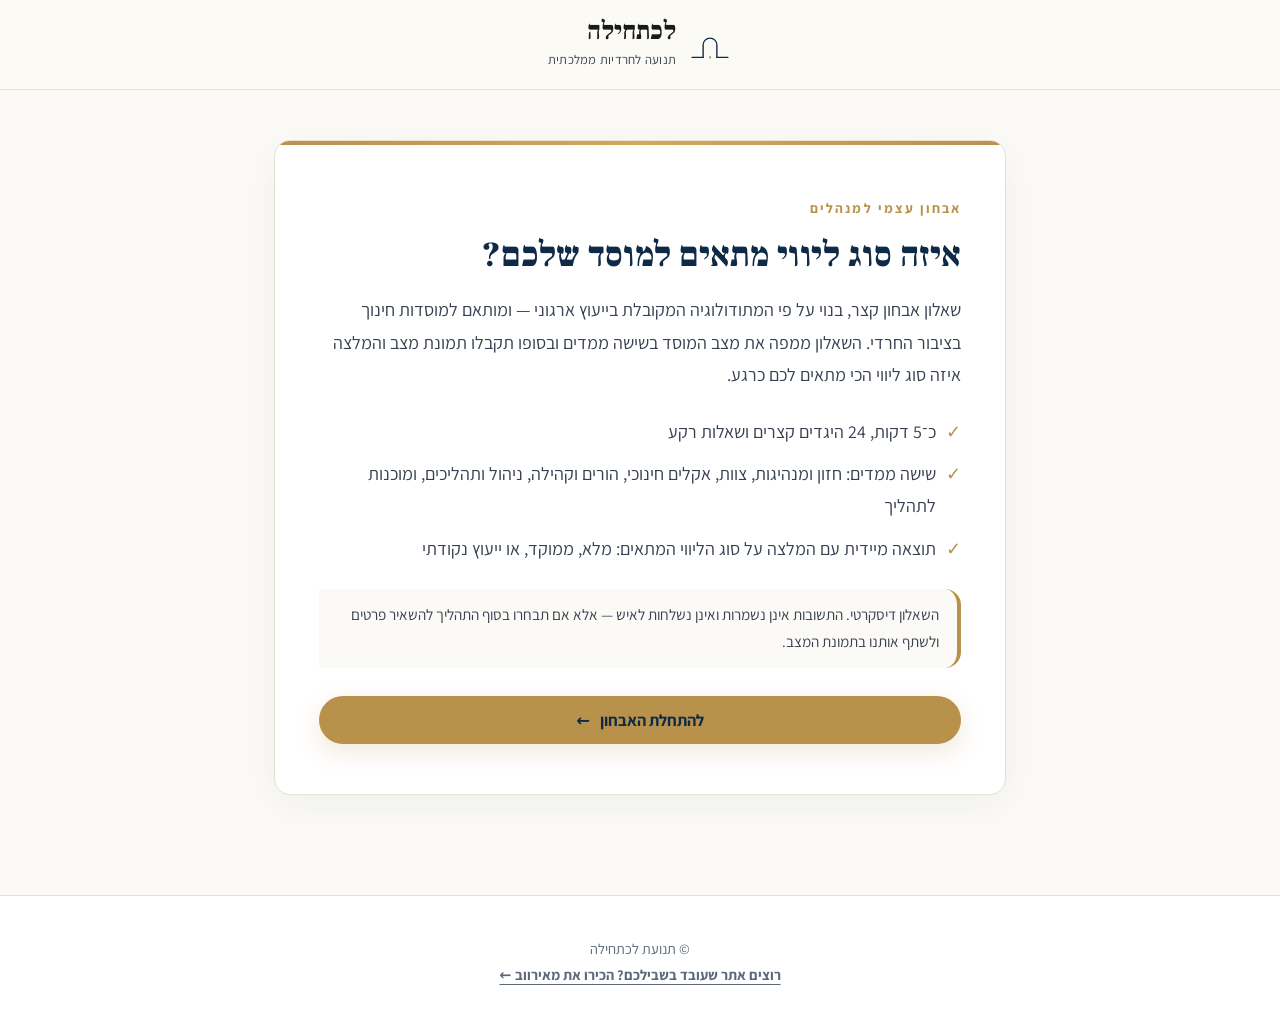
<file: sheelon-menahel.html>
<!DOCTYPE html>
<html lang="he" dir="rtl">
<head>
    <meta charset="UTF-8">
    <meta name="viewport" content="width=device-width, initial-scale=1.0">
    <title>שאלון אבחון למנהל מוסד חינוכי — לכתחילה</title>
    <meta name="description" content="שאלון אבחון עצמי למנהלי מוסדות חינוך: גלו תוך חמש דקות איזה סוג ליווי מתאים למוסד שלכם — ליווי מלא, ליווי ממוקד, או ייעוץ נקודתי.">
    <link rel="icon" type="image/svg+xml" href="assets/logo.svg">
    <link rel="preconnect" href="https://fonts.googleapis.com">
    <link rel="preconnect" href="https://fonts.gstatic.com" crossorigin>
    <link href="https://fonts.googleapis.com/css2?family=Frank+Ruhl+Libre:wght@400;500;700;900&family=Assistant:wght@300;400;500;600;700;800&display=swap" rel="stylesheet">
    <style>
        :root {
            --bg: #fbfaf6;
            --bg-light: #ffffff;
            --bg-dark: #0e2a47;
            --ink: #1a1a1a;
            --ink-soft: #374151;
            --gold: #b8924a;
            --line: #e6e2d6;
            --shadow: 0 10px 40px rgba(20, 30, 60, 0.05);
            --radius: 16px;
            --serif: "Frank Ruhl Libre", Georgia, "Times New Roman", serif;
            --sans: "Assistant", "Heebo", system-ui, -apple-system, sans-serif;
        }

        * { box-sizing: border-box; }

        body {
            margin: 0;
            padding: 0;
            font-family: var(--sans);
            color: var(--ink);
            background-color: var(--bg);
            line-height: 1.8;
            font-size: 18px;
            -webkit-font-smoothing: antialiased;
        }

        .header {
            background: rgba(251, 250, 246, 0.92);
            border-bottom: 1px solid var(--line);
            padding: 18px 24px;
            display: flex;
            justify-content: center;
            align-items: center;
        }

        .brand { display: flex; align-items: center; gap: 12px; user-select: none; text-decoration: none; }
        .brand-mark { width: 44px; height: 44px; }
        .brand-text { display: flex; flex-direction: column; }
        .brand-name { font-family: var(--serif); font-size: 1.6rem; font-weight: 900; color: var(--ink); line-height: 1.1; }
        .brand-sub { font-size: 0.8rem; color: var(--ink-soft); margin-top: 2px; letter-spacing: 0.02em; }

        .page-container {
            max-width: 780px;
            margin: 50px auto 100px;
            padding: 0 24px;
        }

        .card {
            background: var(--bg-light);
            border: 1px solid var(--line);
            border-radius: var(--radius);
            box-shadow: var(--shadow);
            padding: 50px 44px;
            position: relative;
            overflow: hidden;
        }

        .card::before {
            content: "";
            position: absolute;
            top: 0; right: 0; left: 0;
            height: 4px;
            background: linear-gradient(90deg, var(--gold) 0%, #d2a85a 50%, var(--gold) 100%);
        }

        @media (max-width: 640px) {
            .card { padding: 36px 22px; }
            body { font-size: 17px; }
            .page-container { margin: 28px auto 60px; }
        }

        .kicker {
            display: inline-block;
            font-size: 0.85rem;
            font-weight: 700;
            letter-spacing: 0.15em;
            color: var(--gold);
            text-transform: uppercase;
            margin-bottom: 12px;
        }

        h1 {
            font-family: var(--serif);
            font-size: clamp(1.6rem, 3.5vw, 2.2rem);
            font-weight: 900;
            color: var(--bg-dark);
            margin: 0 0 16px;
            line-height: 1.3;
        }

        h2 {
            font-family: var(--serif);
            font-size: 1.45rem;
            font-weight: 700;
            color: var(--bg-dark);
            margin: 0 0 6px;
        }

        .lead { color: var(--ink-soft); margin: 0 0 14px; }

        .intro-points {
            margin: 24px 0;
            padding: 0;
            list-style: none;
            display: grid;
            gap: 10px;
        }

        .intro-points li {
            display: flex;
            gap: 10px;
            align-items: baseline;
            color: var(--ink-soft);
        }

        .intro-points li::before {
            content: "✓";
            color: var(--gold);
            font-weight: 800;
            flex-shrink: 0;
        }

        .discreet-note {
            background-color: var(--bg);
            border-right: 4px solid var(--gold);
            padding: 12px 18px;
            margin: 24px 0;
            font-size: 0.95rem;
            color: var(--ink-soft);
            border-radius: 0 var(--radius) var(--radius) 0;
        }

        /* Progress */
        .progress-zone { margin-bottom: 28px; }

        .progress-label {
            display: flex;
            justify-content: space-between;
            font-size: 0.85rem;
            color: var(--ink-soft);
            margin-bottom: 6px;
        }

        .progress-track {
            width: 100%;
            height: 8px;
            background: var(--line);
            border-radius: 99px;
            overflow: hidden;
        }

        .progress-fill {
            height: 100%;
            background: linear-gradient(90deg, var(--gold) 0%, #d2a85a 100%);
            border-radius: 99px;
            transition: width 0.4s ease;
            width: 0%;
        }

        .dim-intro {
            font-size: 0.95rem;
            color: var(--ink-soft);
            margin: 0 0 26px;
        }

        /* Likert statement */
        .statement {
            padding: 20px 0;
            border-bottom: 1px solid var(--line);
        }

        .statement:last-of-type { border-bottom: none; }

        .statement-text {
            font-weight: 600;
            color: var(--ink);
            margin: 0 0 14px;
        }

        .likert {
            display: grid;
            grid-template-columns: repeat(5, 1fr);
            gap: 6px;
        }

        .likert label {
            position: relative;
            cursor: pointer;
        }

        .likert input { position: absolute; opacity: 0; pointer-events: none; }

        .likert .opt {
            display: flex;
            flex-direction: column;
            align-items: center;
            justify-content: center;
            gap: 2px;
            border: 1px solid var(--line);
            border-radius: 10px;
            background: var(--bg);
            padding: 9px 4px 7px;
            text-align: center;
            transition: border-color 0.15s, background 0.15s, box-shadow 0.15s;
            min-height: 58px;
        }

        .likert .opt .num { font-weight: 800; font-size: 1.05rem; color: var(--bg-dark); line-height: 1.2; }
        .likert .opt .cap { font-size: 0.68rem; color: var(--ink-soft); line-height: 1.25; }

        .likert input:checked + .opt {
            border-color: var(--gold);
            background: #fdf6ea;
            box-shadow: 0 0 0 2px rgba(184, 146, 74, 0.25);
        }

        .likert input:focus-visible + .opt {
            outline: 2px solid var(--bg-dark);
            outline-offset: 2px;
        }

        @media (max-width: 520px) {
            .likert { gap: 4px; }
            .likert .opt .cap { display: none; }
            .likert .opt { min-height: 42px; padding: 7px 2px; }
        }

        .step-error {
            color: #e53e3e;
            font-size: 0.9rem;
            text-align: center;
            min-height: 1.5em;
            margin: 14px 0 0;
        }

        /* Background fields */
        .field { display: flex; flex-direction: column; gap: 6px; margin-bottom: 20px; }
        .field-label { font-size: 0.9rem; font-weight: 600; color: var(--ink-soft); }
        .field-label em { color: var(--gold); font-style: normal; margin-inline-start: 2px; }

        input[type="text"], input[type="email"], input[type="tel"], select, textarea {
            display: block;
            width: 100%;
            padding: 12px 14px;
            border-radius: 10px;
            border: 1px solid var(--line);
            background: var(--bg);
            color: var(--ink);
            font-family: inherit;
            font-size: 1rem;
            transition: border-color 0.2s, box-shadow 0.2s, background 0.2s;
            direction: rtl;
        }

        textarea { resize: vertical; min-height: 90px; }

        input:focus, select:focus, textarea:focus {
            outline: none;
            border-color: var(--gold);
            box-shadow: 0 0 0 3px rgba(184, 146, 74, 0.2);
            background: var(--bg-light);
        }

        /* Buttons */
        .btn-row {
            display: flex;
            gap: 12px;
            margin-top: 28px;
        }

        .btn {
            display: inline-flex;
            align-items: center;
            justify-content: center;
            gap: 10px;
            padding: 13px 28px;
            border: 0;
            border-radius: 999px;
            font-size: 1.02rem;
            font-weight: 700;
            cursor: pointer;
            font-family: inherit;
            transition: transform 0.15s, box-shadow 0.2s, background 0.2s;
        }

        .btn-primary {
            background: var(--gold);
            color: var(--bg-dark);
            box-shadow: 0 8px 24px rgba(184, 146, 74, 0.2);
            flex: 1;
        }

        .btn-primary:hover:not(:disabled) {
            background: #d2a85a;
            transform: translateY(-1px);
            box-shadow: 0 12px 28px rgba(184, 146, 74, 0.35);
        }

        .btn-primary:disabled { opacity: 0.7; cursor: not-allowed; }

        .btn-ghost {
            background: transparent;
            color: var(--ink-soft);
            border: 1px solid var(--line);
        }

        .btn-ghost:hover { border-color: var(--gold); color: var(--ink); }

        /* Results */
        .verdict-badge {
            display: inline-block;
            background: #fdf6ea;
            border: 1px solid var(--gold);
            color: var(--bg-dark);
            font-family: var(--serif);
            font-size: 1.3rem;
            font-weight: 700;
            border-radius: 999px;
            padding: 8px 26px;
            margin: 8px 0 18px;
        }

        .verdict-text { color: var(--ink-soft); margin: 0 0 30px; }

        .dim-result { margin-bottom: 18px; }

        .dim-result-head {
            display: flex;
            justify-content: space-between;
            align-items: baseline;
            font-size: 0.95rem;
            margin-bottom: 5px;
        }

        .dim-result-name { font-weight: 600; color: var(--ink); }
        .dim-result-tag { font-size: 0.8rem; font-weight: 700; }
        .dim-result-tag.strong { color: #2f7d4f; }
        .dim-result-tag.mid { color: var(--gold); }
        .dim-result-tag.weak { color: #b4541e; }

        .dim-bar-track {
            width: 100%;
            height: 9px;
            background: var(--line);
            border-radius: 99px;
            overflow: hidden;
        }

        .dim-bar-fill {
            height: 100%;
            border-radius: 99px;
            background: linear-gradient(90deg, var(--gold) 0%, #d2a85a 100%);
            transition: width 0.8s cubic-bezier(0.4, 0, 0.2, 1);
        }

        .result-note {
            background-color: var(--bg);
            border-right: 4px solid var(--gold);
            padding: 14px 20px;
            margin: 28px 0;
            border-radius: 0 var(--radius) var(--radius) 0;
            color: var(--ink-soft);
            font-size: 0.98rem;
        }

        .contact-divider {
            border: none;
            border-top: 1px solid var(--line);
            margin: 34px 0 28px;
        }

        .form-status {
            margin: 14px 0 0;
            font-size: 0.9rem;
            text-align: center;
            min-height: 1.4em;
        }

        .form-status.is-error { color: #e53e3e; }

        /* Thanks */
        .thanks-view { text-align: center; padding: 30px 10px; animation: fadeUp 0.5s ease both; }

        @keyframes fadeUp {
            from { opacity: 0; transform: translateY(12px); }
            to   { opacity: 1; transform: translateY(0); }
        }

        .thanks-icon { color: var(--gold); margin-bottom: 20px; }
        .thanks-title { font-family: var(--serif); font-size: 1.9rem; font-weight: 700; color: var(--bg-dark); margin: 0 0 12px; }
        .thanks-sub { color: var(--ink-soft); margin: 0; }

        .footer {
            text-align: center;
            padding: 40px 24px;
            border-top: 1px solid var(--line);
            color: #5d687a;
            font-size: 0.9rem;
            background-color: var(--bg-light);
        }

        [hidden] { display: none !important; }
    </style>
</head>
<body>

    <header class="header">
        <a href="index.html" class="brand">
            <img src="assets/logo.svg" class="brand-mark" alt="" aria-hidden="true">
            <div class="brand-text">
                <span class="brand-name">לכתחילה</span>
                <span class="brand-sub">תנועה לחרדיות ממלכתית</span>
            </div>
        </a>
    </header>

    <main class="page-container">
        <div class="card">

            <!-- Intro -->
            <section id="introView">
                <span class="kicker">אבחון עצמי למנהלים</span>
                <h1>איזה סוג ליווי מתאים למוסד שלכם?</h1>
                <p class="lead">
                    שאלון אבחון קצר, בנוי על פי המתודולוגיה המקובלת בייעוץ ארגוני — ומותאם
                    למוסדות חינוך בציבור החרדי. השאלון ממפה את מצב המוסד בשישה ממדים
                    ובסופו תקבלו תמונת מצב והמלצה איזה סוג ליווי הכי מתאים לכם כרגע.
                </p>
                <ul class="intro-points">
                    <li>כ־5 דקות, 24 היגדים קצרים ושאלות רקע</li>
                    <li>שישה ממדים: חזון ומנהיגות, צוות, אקלים חינוכי, הורים וקהילה, ניהול ותהליכים, ומוכנות לתהליך</li>
                    <li>תוצאה מיידית עם המלצה על סוג הליווי המתאים: מלא, ממוקד, או ייעוץ נקודתי</li>
                </ul>
                <div class="discreet-note">
                    השאלון דיסקרטי. התשובות אינן נשמרות ואינן נשלחות לאיש — אלא אם תבחרו
                    בסוף התהליך להשאיר פרטים ולשתף אותנו בתמונת המצב.
                </div>
                <div class="btn-row">
                    <button type="button" class="btn btn-primary" id="btnStart">
                        להתחלת האבחון <span aria-hidden="true">←</span>
                    </button>
                </div>
            </section>

            <!-- Background -->
            <section id="bgView" hidden>
                <div class="progress-zone">
                    <div class="progress-label"><span>שאלות רקע</span><span id="bgProgressText">שלב 1 מתוך 7</span></div>
                    <div class="progress-track"><div class="progress-fill" id="bgProgressFill" style="width: 14%"></div></div>
                </div>
                <h2>קצת על המוסד</h2>
                <p class="dim-intro">הפרטים האלו עוזרים לנו לפרש את התוצאות נכון. אין צורך בשמות בשלב הזה.</p>

                <div class="field">
                    <label class="field-label" for="bgType">סוג המוסד <em>*</em></label>
                    <select id="bgType" required>
                        <option value="" selected disabled>בחרו סוג מוסד</option>
                        <option>תלמוד תורה / חיידר</option>
                        <option>בית ספר יסודי</option>
                        <option>ישיבה קטנה</option>
                        <option>ישיבה גדולה</option>
                        <option>בית יעקב / בית ספר לבנות</option>
                        <option>סמינר</option>
                        <option>אחר</option>
                    </select>
                </div>

                <div class="field">
                    <label class="field-label" for="bgSize">מספר התלמידים במוסד <em>*</em></label>
                    <select id="bgSize" required>
                        <option value="" selected disabled>בחרו טווח</option>
                        <option>עד 100</option>
                        <option>100–250</option>
                        <option>250–500</option>
                        <option>מעל 500</option>
                    </select>
                </div>

                <div class="field">
                    <label class="field-label" for="bgYears">ותק שלכם בתפקיד הניהול <em>*</em></label>
                    <select id="bgYears" required>
                        <option value="" selected disabled>בחרו ותק</option>
                        <option>עד שנתיים</option>
                        <option>2–5 שנים</option>
                        <option>5–10 שנים</option>
                        <option>מעל 10 שנים</option>
                    </select>
                </div>

                <p class="step-error" id="bgError" role="alert"></p>
                <div class="btn-row">
                    <button type="button" class="btn btn-ghost" data-nav="back">חזרה</button>
                    <button type="button" class="btn btn-primary" id="btnBgNext">המשך <span aria-hidden="true">←</span></button>
                </div>
            </section>

            <!-- Dimension steps (rendered by JS) -->
            <section id="quizView" hidden>
                <div class="progress-zone">
                    <div class="progress-label"><span id="dimTitleSmall"></span><span id="quizProgressText"></span></div>
                    <div class="progress-track"><div class="progress-fill" id="quizProgressFill"></div></div>
                </div>
                <h2 id="dimTitle"></h2>
                <p class="dim-intro">עד כמה כל היגד מתאר את המצב אצלכם כיום? (1 = כלל לא, 5 = במידה רבה מאוד)</p>
                <div id="statementsBox"></div>
                <p class="step-error" id="quizError" role="alert"></p>
                <div class="btn-row">
                    <button type="button" class="btn btn-ghost" id="btnQuizBack">חזרה</button>
                    <button type="button" class="btn btn-primary" id="btnQuizNext"></button>
                </div>
            </section>

            <!-- Results -->
            <section id="resultView" hidden>
                <span class="kicker">תמונת מצב</span>
                <h1 style="margin-bottom: 4px;">תוצאות האבחון</h1>
                <div class="verdict-badge" id="verdictBadge"></div>
                <p class="verdict-text" id="verdictText"></p>

                <div id="dimResults"></div>

                <div class="result-note" id="resultNote"></div>

                <hr class="contact-divider">

                <div id="contactFormView">
                    <h2>נשמח להכיר</h2>
                    <p class="dim-intro">
                        השאירו פרטים ונחזור אליכם לשיחת היכרות ללא התחייבות. תמונת המצב
                        מהאבחון תצורף לפנייה כדי שהשיחה תהיה ממוקדת.
                    </p>
                    <form id="contactForm" novalidate>
                        <div class="field">
                            <label class="field-label" for="cName">שם מלא <em>*</em></label>
                            <input type="text" id="cName" required placeholder="ישראל ישראלי" autocomplete="name">
                        </div>
                        <div class="field">
                            <label class="field-label" for="cInstitution">שם המוסד <em>*</em></label>
                            <input type="text" id="cInstitution" required placeholder="תלמוד תורה...">
                        </div>
                        <div class="field">
                            <label class="field-label" for="cCity">ישוב <em>*</em></label>
                            <input type="text" id="cCity" required placeholder="ירושלים" autocomplete="address-level2">
                        </div>
                        <div class="field">
                            <label class="field-label" for="cPhone">טלפון <em>*</em></label>
                            <input type="tel" id="cPhone" required placeholder="050-0000000" autocomplete="tel">
                        </div>
                        <div class="field">
                            <label class="field-label" for="cEmail">דואר אלקטרוני</label>
                            <input type="email" id="cEmail" placeholder="name@example.com" autocomplete="email">
                        </div>
                        <div class="field">
                            <label class="field-label" for="cNotes">משהו שחשוב לכם שנדע (לא חובה)</label>
                            <textarea id="cNotes" placeholder="אתגר מרכזי, רקע, שאלות..."></textarea>
                        </div>
                        <button type="submit" class="btn btn-primary" style="width: 100%;">
                            <span class="btn-label">שליחת הפרטים ותמונת המצב</span>
                            <span aria-hidden="true">←</span>
                        </button>
                        <p class="form-status" role="status" aria-live="polite"></p>
                    </form>
                </div>

                <div id="thanksView" class="thanks-view" hidden>
                    <div class="thanks-icon" aria-hidden="true">
                        <svg viewBox="0 0 64 64" width="64" height="64" fill="none" stroke="currentColor">
                            <circle cx="32" cy="32" r="30" stroke-width="3"/>
                            <path d="M20 33 L29 42 L46 24" stroke-width="4" stroke-linecap="round" stroke-linejoin="round"/>
                        </svg>
                    </div>
                    <h2 class="thanks-title">הפרטים נשלחו, תודה!</h2>
                    <p class="thanks-sub">נחזור אליכם בהקדם לתיאום שיחת היכרות.</p>
                </div>
            </section>

        </div>
    </main>

    <footer class="footer">
        <div>© תנועת לכתחילה</div>
        <div><a href="https://meirweb.co.il/?utm_source=lekhatchila&amp;utm_medium=footer&amp;utm_campaign=site_credit" target="_blank" rel="noopener" style="color:inherit;font-weight:700;text-decoration:underline;text-underline-offset:4px;">רוצים אתר שעובד בשבילכם? הכירו את מאירווב ←</a></div>
    </footer>

    <script>
        (function () {
            'use strict';

            // ==========================================================
            // הגדרות שליחה: אם מוגדרת כתובת Apps Script — הפרטים יישלחו
            // אליה (כמו בעצומה). אם ריק — תיפתח טיוטת מייל עם הסיכום.
            // ==========================================================
            const WEB_APP_URL = '';
            const FALLBACK_EMAIL = 'meir.cohen1997@gmail.com';
            // ==========================================================

            const LIKERT_CAPTIONS = ['כלל לא', 'במידה מועטה', 'באופן חלקי', 'במידה רבה', 'רבה מאוד'];

            const DIMENSIONS = [
                {
                    key: 'vision',
                    title: 'חזון ומנהיגות חינוכית',
                    statements: [
                        'למוסד שלנו יש חזון חינוכי ברור, והצוות מכיר אותו ויודע לנסח אותו',
                        'החלטות חשובות מתקבלות אצלנו מתוך תפיסה חינוכית סדורה, ולא רק בתגובה לאירועים',
                        'אני מצליח להקדיש זמן קבוע לחשיבה ולתכנון לטווח ארוך, ולא רק ל"כיבוי שריפות"',
                        'הצוות יודע מה מצופה ממנו ולאן המוסד שואף להגיע בשנים הקרובות',
                    ],
                },
                {
                    key: 'staff',
                    title: 'צוות חינוכי והון אנושי',
                    statements: [
                        'המלמדים והמורים אצלנו מקבלים ליווי והדרכה מקצועית באופן שוטף',
                        'יש לנו דרך מסודרת לקלוט איש צוות חדש ולחנוך אותו בשנה הראשונה',
                        'אני מקיים שיחה אישית מסודרת עם כל איש צוות לפחות פעם בשנה',
                        'אנשי הצוות משתפים אותי בקשיים בכיתה בשלב מוקדם, לפני שהם הופכים למשבר',
                    ],
                },
                {
                    key: 'climate',
                    title: 'אקלים חינוכי ותלמידים',
                    statements: [
                        'יש לנו מענה סדור לתלמידים מתקשים — גם בלימודים וגם ברגש',
                        'המשמעת אצלנו מושגת בדרכי נועם, בלי פגיעה בכבודו של תלמיד',
                        'אנחנו מזהים מוקדם תלמידים שנמצאים בסיכון לנשירה ופועלים בעניינם',
                        'רוב התלמידים אצלנו מגיעים למוסד בשמחה',
                    ],
                },
                {
                    key: 'parents',
                    title: 'הורים וקהילה',
                    statements: [
                        'הקשר שלנו עם ההורים שוטף ויזום, לא רק כשמתעוררת בעיה',
                        'אני יודע להציב גבול מכבד ללחצים מבחוץ כשטובת התלמידים דורשת זאת',
                        'הורים רואים בנו כתובת אמינה לשיתוף גם בקשיים חינוכיים שבבית',
                        'יש אמון יציב בין המוסד לקהילה שסביבו',
                    ],
                },
                {
                    key: 'management',
                    title: 'ניהול, שגרות ותהליכים',
                    statements: [
                        'יש לנו שגרות עבודה מסודרות: ישיבות צוות קבועות, מעקב פדגוגי ותיעוד',
                        'אני יודע בכל רגע נתון מה מצב התקציב ומה צפוי עד סוף השנה',
                        'התפקידים והסמכויות בצוות הניהול מוגדרים וברורים לכולם',
                        'כשמתעורר משבר — יש לנו דרך מסודרת לטפל בו ולהפיק ממנו לקחים',
                    ],
                },
                {
                    key: 'readiness',
                    title: 'מוכנות לתהליך ליווי',
                    isReadiness: true,
                    statements: [
                        'אני פתוח לקבל מבט חיצוני ומקצועי על המוסד, גם כשהוא מאתגר אותי',
                        'הצוות שלי מסוגל לאמץ דרכי עבודה חדשות כשמסבירים לו את הערך שבהן',
                        'אוכל להקדיש זמן קבוע לתהליך ליווי לאורך שנת לימודים',
                        'יש לי גיבוי מהבעלות או מההנהלה הרוחנית לקדם שיפורים במוסד',
                    ],
                },
            ];

            const TOTAL_STEPS = DIMENSIONS.length + 1; // background + dimensions

            const answers = DIMENSIONS.map(d => d.statements.map(() => 0));
            let dimIndex = 0;

            const views = {
                intro: document.getElementById('introView'),
                bg: document.getElementById('bgView'),
                quiz: document.getElementById('quizView'),
                result: document.getElementById('resultView'),
            };

            function show(name) {
                Object.keys(views).forEach(k => { views[k].hidden = k !== name; });
                window.scrollTo({ top: 0, behavior: 'smooth' });
            }

            /* ---------- navigation ---------- */
            document.getElementById('btnStart').addEventListener('click', () => show('bg'));
            document.querySelector('#bgView [data-nav="back"]').addEventListener('click', () => show('intro'));

            document.getElementById('btnBgNext').addEventListener('click', () => {
                const missing = ['bgType', 'bgSize', 'bgYears'].some(id => !document.getElementById(id).value);
                const err = document.getElementById('bgError');
                if (missing) {
                    err.textContent = 'נא למלא את כל שאלות הרקע לפני ההמשך.';
                    return;
                }
                err.textContent = '';
                dimIndex = 0;
                renderDimension();
                show('quiz');
            });

            document.getElementById('btnQuizBack').addEventListener('click', () => {
                if (dimIndex === 0) { show('bg'); return; }
                dimIndex--;
                renderDimension();
                window.scrollTo({ top: 0, behavior: 'smooth' });
            });

            document.getElementById('btnQuizNext').addEventListener('click', () => {
                const err = document.getElementById('quizError');
                const unanswered = answers[dimIndex].findIndex(v => v === 0);
                if (unanswered !== -1) {
                    err.textContent = 'נא לענות על כל ההיגדים בעמוד זה.';
                    const el = document.querySelectorAll('#statementsBox .statement')[unanswered];
                    if (el) el.scrollIntoView({ behavior: 'smooth', block: 'center' });
                    return;
                }
                err.textContent = '';
                if (dimIndex < DIMENSIONS.length - 1) {
                    dimIndex++;
                    renderDimension();
                    window.scrollTo({ top: 0, behavior: 'smooth' });
                } else {
                    renderResults();
                    show('result');
                }
            });

            /* ---------- dimension rendering ---------- */
            function renderDimension() {
                const dim = DIMENSIONS[dimIndex];
                const stepNum = dimIndex + 2; // step 1 is background
                document.getElementById('dimTitle').textContent = dim.title;
                document.getElementById('dimTitleSmall').textContent = 'ממד ' + (dimIndex + 1) + ' מתוך ' + DIMENSIONS.length;
                document.getElementById('quizProgressText').textContent = 'שלב ' + stepNum + ' מתוך ' + TOTAL_STEPS;
                document.getElementById('quizProgressFill').style.width = Math.round((stepNum / TOTAL_STEPS) * 100) + '%';
                document.getElementById('btnQuizNext').innerHTML = dimIndex === DIMENSIONS.length - 1
                    ? 'לצפייה בתוצאות <span aria-hidden="true">←</span>'
                    : 'המשך <span aria-hidden="true">←</span>';

                const box = document.getElementById('statementsBox');
                box.innerHTML = '';
                dim.statements.forEach((text, qi) => {
                    const wrap = document.createElement('div');
                    wrap.className = 'statement';
                    const p = document.createElement('p');
                    p.className = 'statement-text';
                    p.textContent = text;
                    wrap.appendChild(p);

                    const fieldset = document.createElement('div');
                    fieldset.className = 'likert';
                    fieldset.setAttribute('role', 'radiogroup');
                    fieldset.setAttribute('aria-label', text);
                    for (let v = 1; v <= 5; v++) {
                        const label = document.createElement('label');
                        const input = document.createElement('input');
                        input.type = 'radio';
                        input.name = 'q_' + dimIndex + '_' + qi;
                        input.value = v;
                        if (answers[dimIndex][qi] === v) input.checked = true;
                        input.addEventListener('change', () => {
                            answers[dimIndex][qi] = v;
                            document.getElementById('quizError').textContent = '';
                        });
                        const opt = document.createElement('span');
                        opt.className = 'opt';
                        opt.innerHTML = '<span class="num">' + v + '</span><span class="cap">' + LIKERT_CAPTIONS[v - 1] + '</span>';
                        label.appendChild(input);
                        label.appendChild(opt);
                        fieldset.appendChild(label);
                    }
                    wrap.appendChild(fieldset);
                    box.appendChild(wrap);
                });
            }

            /* ---------- scoring & results ---------- */
            function avg(arr) { return arr.reduce((a, b) => a + b, 0) / arr.length; }

            function computeScores() {
                const dims = DIMENSIONS.map((d, i) => ({
                    key: d.key,
                    title: d.title,
                    isReadiness: !!d.isReadiness,
                    score: avg(answers[i]),
                }));
                const stateDims = dims.filter(d => !d.isReadiness);
                return {
                    dims,
                    stateAvg: avg(stateDims.map(d => d.score)),
                    readiness: dims.find(d => d.isReadiness).score,
                };
            }

            function verdictFor(s) {
                const stateDims = s.dims.filter(d => !d.isReadiness);
                const weakDims = stateDims.filter(d => d.score < 3);
                const weakCount = weakDims.length;
                const readyHigh = s.readiness >= 3.5;

                // מספר תחומים לחיזוק → ליווי מלא שנתי
                if (weakCount >= 3) {
                    return {
                        badge: 'מתאים לכם: ליווי מלא שנתי',
                        text: 'האבחון מצביע על מספר תחומים שכדאי לחזק. כשיש כמה ממדים שדורשים מענה, ליווי מלא לאורך שנה הוא המסגרת הנכונה — תהליך מסודר של אבחון מעמיק, תוכנית עבודה, ליווי שוטף והטמעה, שנותן תמונה רוחבית ושינוי שנשאר.' + (readyHigh ? '' : ' מאחר שתהליך כזה דורש פניות וזמן, נתחיל יחד בפגישת היכרות כדי לבנות את הקצב שמתאים לכם.'),
                    };
                }
                // פער ממוקד בתחום אחד-שניים → ליווי ממוקד
                if (weakCount >= 1) {
                    return {
                        badge: 'מתאים לכם: ליווי ממוקד',
                        text: 'רוב הממדים אצלכם במצב טוב, והפער מתרכז בתחום אחד או שניים. במצב כזה אין צורך בתהליך שנתי מלא — ליווי ממוקד, פרויקט קצר ומוגדר על אותו תחום, יביא את הערך המהיר והמדויק ביותר.',
                    };
                }
                // מצב טוב כללי → ייעוץ נקודתי / מבט חיצוני
                return {
                    badge: 'מתאים לכם: ייעוץ נקודתי',
                    text: 'המוסד שלכם נמצא במצב טוב ברוב הממדים. כרגע כנראה אין צורך בתהליך ליווי מלא — פגישת ייעוץ ממוקדת או מבט חיצוני תקופתי יכולים לתת בדיוק את התוספת הנכונה, לשמר את המצב הטוב ולמנף אותו קדימה.',
                };
            }

            function tagFor(score) {
                if (score >= 4) return { cls: 'strong', label: 'חוזקה' };
                if (score >= 3) return { cls: 'mid', label: 'בסיס טוב' };
                return { cls: 'weak', label: 'תחום לחיזוק' };
            }

            function renderResults() {
                const s = computeScores();
                const v = verdictFor(s);
                document.getElementById('verdictBadge').textContent = v.badge;
                document.getElementById('verdictText').textContent = v.text;

                const box = document.getElementById('dimResults');
                box.innerHTML = '';
                s.dims.forEach(d => {
                    const tag = tagFor(d.score);
                    const row = document.createElement('div');
                    row.className = 'dim-result';
                    row.innerHTML =
                        '<div class="dim-result-head">' +
                            '<span class="dim-result-name">' + d.title + '</span>' +
                            '<span class="dim-result-tag ' + tag.cls + '">' + tag.label + ' · ' + d.score.toFixed(1) + '/5</span>' +
                        '</div>' +
                        '<div class="dim-bar-track"><div class="dim-bar-fill" style="width:0%"></div></div>';
                    box.appendChild(row);
                    requestAnimationFrame(() => {
                        row.querySelector('.dim-bar-fill').style.width = Math.round((d.score / 5) * 100) + '%';
                    });
                });

                const stateDims = s.dims.filter(d => !d.isReadiness);
                const weakest = stateDims.reduce((a, b) => (b.score < a.score ? b : a));
                const strongest = stateDims.reduce((a, b) => (b.score > a.score ? b : a));
                document.getElementById('resultNote').innerHTML =
                    '<strong>בקצרה:</strong> הממד החזק ביותר אצלכם הוא <strong>' + strongest.title + '</strong>, ' +
                    'והממד שהכי כדאי להשקיע בו הוא <strong>' + weakest.title + '</strong>. ' +
                    'באבחון עצמי התמונה תמיד חלקית — שיחה אחת איתנו תחדד אותה.';
            }

            /* ---------- summary & submission ---------- */
            function buildSummary() {
                const s = computeScores();
                const v = verdictFor(s);
                const lines = [];
                lines.push('— תמונת מצב מאבחון עצמי באתר לכתחילה —');
                lines.push('');
                lines.push('סוג מוסד: ' + document.getElementById('bgType').value);
                lines.push('מספר תלמידים: ' + document.getElementById('bgSize').value);
                lines.push('ותק בניהול: ' + document.getElementById('bgYears').value);
                lines.push('');
                s.dims.forEach(d => lines.push(d.title + ': ' + d.score.toFixed(1) + '/5'));
                lines.push('');
                lines.push('סיכום: ' + v.badge);
                return lines.join('\n');
            }

            const contactForm = document.getElementById('contactForm');
            contactForm.addEventListener('submit', async (e) => {
                e.preventDefault();
                if (!contactForm.checkValidity()) {
                    contactForm.reportValidity();
                    return;
                }

                const status = contactForm.querySelector('.form-status');
                const submitBtn = contactForm.querySelector('button[type="submit"]');
                const labelEl = submitBtn.querySelector('.btn-label');

                const details = {
                    name: document.getElementById('cName').value.trim(),
                    institution: document.getElementById('cInstitution').value.trim(),
                    city: document.getElementById('cCity').value.trim(),
                    phone: document.getElementById('cPhone').value.trim(),
                    email: document.getElementById('cEmail').value.trim(),
                    notes: document.getElementById('cNotes').value.trim(),
                    summary: buildSummary(),
                };

                if (WEB_APP_URL) {
                    submitBtn.disabled = true;
                    const originalLabel = labelEl.textContent;
                    labelEl.textContent = 'שולח...';
                    status.className = 'form-status';
                    status.textContent = '';
                    try {
                        const body = new URLSearchParams(details);
                        await fetch(WEB_APP_URL, {
                            method: 'POST',
                            mode: 'no-cors',
                            headers: { 'Content-Type': 'application/x-www-form-urlencoded' },
                            body: body.toString(),
                        });
                        showThanks();
                    } catch (err) {
                        console.error('Form submission failed', err);
                        status.className = 'form-status is-error';
                        status.textContent = 'אירעה שגיאה בשליחה. נסו שוב.';
                        submitBtn.disabled = false;
                        labelEl.textContent = originalLabel;
                    }
                    return;
                }

                // ללא שרת מוגדר — פתיחת טיוטת מייל מוכנה עם כל הפרטים
                const bodyText =
                    'שם: ' + details.name + '\n' +
                    'מוסד: ' + details.institution + '\n' +
                    'ישוב: ' + details.city + '\n' +
                    'טלפון: ' + details.phone + '\n' +
                    (details.email ? 'דוא"ל: ' + details.email + '\n' : '') +
                    (details.notes ? '\nהערות:\n' + details.notes + '\n' : '') +
                    '\n' + details.summary;
                const mailto = 'mailto:' + FALLBACK_EMAIL +
                    '?subject=' + encodeURIComponent('פנייה משאלון אבחון למנהלים — ' + details.institution) +
                    '&body=' + encodeURIComponent(bodyText);
                window.location.href = mailto;
                showThanks();
            });

            function showThanks() {
                document.getElementById('contactFormView').hidden = true;
                document.getElementById('thanksView').hidden = false;
            }
        })();
    </script>
</body>
</html>
</file>
<file: styles.css>
:root {
    --bg: #fbfaf6;
    --bg-light: #ffffff;
    --bg-dark: #0e2a47;
    --ink: #1a1a1a;
    --ink-soft: #4a5568;
    --accent: #1d4ed8;
    --accent-soft: #e0e7ff;
    --gold: #80601c;
    --line: #e6e2d6;
    --shadow: 0 6px 30px rgba(20, 30, 60, 0.08);
    --radius: 14px;
    --max: 1140px;
    --serif: "Frank Ruhl Libre", Georgia, "Times New Roman", serif;
    --sans: "Assistant", "Heebo", system-ui, -apple-system, "Segoe UI", Tahoma, sans-serif;
}

* { box-sizing: border-box; }

html { scroll-behavior: smooth; }

body {
    margin: 0;
    font-family: var(--sans);
    color: var(--ink);
    background: var(--bg);
    line-height: 1.7;
    font-size: 17px;
    -webkit-font-smoothing: antialiased;
    text-rendering: optimizeLegibility;
}

h1, h2, h3 {
    font-family: var(--serif);
    font-weight: 700;
    line-height: 1.2;
    margin: 0 0 0.5em;
    color: var(--ink);
}

h1 { font-size: clamp(2.4rem, 5vw, 4rem); font-weight: 900; }
h2 { font-size: clamp(1.8rem, 3.5vw, 2.6rem); }
h3 { font-size: 1.2rem; font-weight: 700; }

p { margin: 0 0 1em; color: var(--ink-soft); }

a { color: var(--accent); text-decoration: none; }
a:hover { text-decoration: underline; }

.container {
    max-width: var(--max);
    margin: 0 auto;
    padding: 0 24px;
}

/* ---------- Header ---------- */
.site-header {
    position: sticky;
    top: 0;
    z-index: 50;
    background: rgba(251, 250, 246, 0.92);
    backdrop-filter: saturate(180%) blur(10px);
    -webkit-backdrop-filter: saturate(180%) blur(10px);
    border-bottom: 1px solid var(--line);
}

.nav-container {
    max-width: var(--max);
    margin: 0 auto;
    padding: 14px 24px;
    display: flex;
    align-items: center;
    justify-content: space-between;
    gap: 24px;
}

.brand {
    display: flex;
    align-items: center;
    gap: 12px;
    line-height: 1.1;
}
.brand:hover { text-decoration: none; }
.brand-mark {
    width: 40px;
    height: 40px;
    flex-shrink: 0;
}
.brand-text {
    display: flex;
    flex-direction: column;
}
.brand-name {
    font-family: var(--serif);
    font-size: 1.5rem;
    font-weight: 900;
    color: var(--ink);
}
.brand-sub {
    font-size: 0.78rem;
    color: var(--ink-soft);
    margin-top: 2px;
}
.site-footer .brand-mark { filter: invert(1) brightness(0.85) saturate(0); opacity: 0.75; }

.nav-links {
    display: flex;
    gap: 28px;
    list-style: none;
    margin: 0;
    padding: 0;
}
.nav-links a {
    color: var(--ink);
    font-weight: 500;
    font-size: 0.98rem;
}
.nav-links a:hover { color: var(--accent); text-decoration: none; }

.nav-toggle {
    display: none;
    background: transparent;
    border: 0;
    padding: 8px;
    cursor: pointer;
}
.nav-toggle span {
    display: block;
    width: 24px;
    height: 2px;
    background: var(--ink);
    margin: 5px 0;
    transition: transform 0.2s, opacity 0.2s;
}

/* ---------- Hero ---------- */
.hero {
    position: relative;
    padding: clamp(80px, 14vw, 160px) 24px clamp(70px, 12vw, 120px);
    background:
        radial-gradient(1100px 480px at 70% -10%, rgba(29, 78, 216, 0.10), transparent 60%),
        radial-gradient(700px 400px at 0% 100%, rgba(184, 146, 74, 0.10), transparent 60%),
        var(--bg);
    overflow: hidden;
}

.hero::before {
    content: "";
    position: absolute;
    inset: 0;
    background-image:
        linear-gradient(to left, rgba(20, 30, 60, 0.04) 1px, transparent 1px);
    background-size: 60px 100%;
    mask-image: linear-gradient(to bottom, black, transparent 90%);
    pointer-events: none;
}

.hero-inner {
    position: relative;
    max-width: 820px;
    margin: 0 auto;
    text-align: center;
}

.hero h1 {
    margin-bottom: 14px;
    letter-spacing: -0.02em;
}

.hero-tagline {
    font-family: var(--serif);
    font-size: clamp(1.1rem, 2vw, 1.5rem);
    color: var(--gold);
    font-weight: 500;
    margin-bottom: 28px;
    letter-spacing: 0.02em;
}

.hero-lead {
    font-size: clamp(1.05rem, 1.5vw, 1.2rem);
    max-width: 640px;
    margin: 0 auto 36px;
    color: var(--ink-soft);
}

.hero-cta {
    display: flex;
    gap: 14px;
    justify-content: center;
    flex-wrap: wrap;
}

/* ---------- Buttons ---------- */
.btn {
    display: inline-block;
    padding: 13px 28px;
    border-radius: 999px;
    font-weight: 600;
    font-size: 1rem;
    cursor: pointer;
    border: 1px solid transparent;
    transition: transform 0.15s, box-shadow 0.15s, background 0.2s, color 0.2s;
    font-family: inherit;
}
.btn:hover { text-decoration: none; transform: translateY(-1px); }

.btn-primary {
    background: var(--accent);
    color: white;
    box-shadow: 0 8px 24px rgba(29, 78, 216, 0.25);
}
.btn-primary:hover { background: #1e40af; box-shadow: 0 10px 28px rgba(29, 78, 216, 0.35); }

.btn-ghost {
    background: transparent;
    color: var(--ink);
    border-color: var(--line);
}
.btn-ghost:hover { background: var(--bg-light); }

/* ---------- Sections ---------- */
.section {
    padding: clamp(60px, 9vw, 110px) 0;
}
.section-light { background: var(--bg-light); border-top: 1px solid var(--line); border-bottom: 1px solid var(--line); }
.section-dark {
    background: linear-gradient(140deg, #0e2a47 0%, #1d4ed8 130%);
    color: #f5f7fb;
}
.section-dark h2, .section-dark p { color: #f5f7fb; }

.section-head {
    text-align: center;
    max-width: 720px;
    margin: 0 auto 60px;
}
.kicker {
    display: inline-block;
    font-size: 0.78rem;
    font-weight: 700;
    letter-spacing: 0.18em;
    color: var(--gold);
    text-transform: uppercase;
    margin-bottom: 14px;
}
.section-sub { font-size: 1.1rem; }

/* ---------- Cards ---------- */
.cards {
    display: grid;
    grid-template-columns: repeat(auto-fit, minmax(260px, 1fr));
    gap: 22px;
}
.card {
    background: var(--bg-light);
    padding: 28px 26px;
    border-radius: var(--radius);
    border: 1px solid var(--line);
    transition: transform 0.2s, box-shadow 0.2s, border-color 0.2s;
    position: relative;
}
.section-light .card { background: var(--bg); }
.card::before {
    content: "";
    position: absolute;
    top: 0;
    right: 28px;
    width: 36px;
    height: 3px;
    background: var(--gold);
    border-radius: 0 0 4px 4px;
}
.card:hover {
    transform: translateY(-3px);
    box-shadow: var(--shadow);
    border-color: transparent;
}
.card h3 { color: var(--ink); margin-bottom: 8px; }
.card p { margin: 0; font-size: 0.98rem; }

/* ---------- Goals list ---------- */
.goals-list {
    list-style: none;
    padding: 0;
    margin: 0;
    max-width: 820px;
    margin: 0 auto;
    display: grid;
    gap: 16px;
}
.goals-list li {
    background: var(--bg-light);
    padding: 22px 26px;
    border-radius: var(--radius);
    border: 1px solid var(--line);
    border-right: 4px solid var(--gold);
    display: flex;
    flex-direction: column;
    gap: 4px;
}
.goals-list strong {
    font-family: var(--serif);
    font-size: 1.15rem;
    font-weight: 700;
    color: var(--ink);
}
.goals-list span { color: var(--ink-soft); }

/* ---------- Mission / Challenge ---------- */
.challenge-container { max-width: 720px; margin: 0 auto; text-align: center; }
.challenge-stat {
    display: flex;
    flex-direction: column;
    align-items: center;
    gap: 4px;
    margin: 8px auto 36px;
    padding: 28px 32px;
    border-top: 1px solid rgba(184, 146, 74, 0.4);
    border-bottom: 1px solid rgba(184, 146, 74, 0.4);
    max-width: 420px;
}
.stat-number {
    font-family: var(--serif);
    font-size: clamp(3rem, 7vw, 4.5rem);
    font-weight: 900;
    line-height: 1;
    color: var(--gold);
    letter-spacing: -0.01em;
}
.stat-label {
    font-size: 1rem;
    color: var(--ink-soft);
    letter-spacing: 0.02em;
}
.challenge-text {
    font-size: 1.12rem;
    line-height: 1.85;
    color: var(--ink);
    margin: 0 0 22px;
}
.challenge-mission {
    font-family: var(--serif);
    font-size: clamp(1.4rem, 2.5vw, 1.75rem);
    color: var(--ink);
    margin: 30px 0 0;
    line-height: 1.4;
}
.challenge-mission strong { font-weight: 700; }

/* ---------- About / Who we are ---------- */
.about-container { max-width: 720px; margin: 0 auto; text-align: center; }
.about-text {
    font-size: 1.18rem;
    line-height: 1.85;
    color: var(--ink);
    margin: 0 0 22px;
}
.about-text strong { color: var(--ink); font-weight: 700; }
.about-invite {
    font-family: var(--serif);
    font-size: 1.3rem;
    font-weight: 500;
    color: var(--ink);
    padding-top: 18px;
    border-top: 1px solid rgba(184, 146, 74, 0.35);
    margin-top: 32px;
    max-width: 560px;
    margin-inline: auto;
}

/* ---------- Inspiration / Portraits section ---------- */
.portraits {
    display: grid;
    grid-template-columns: repeat(5, minmax(0, 1fr)); /* desktop: 5 in a row */
    gap: 22px;
    max-width: 1200px;
    margin: 0 auto;
}
@media (max-width: 1100px) {
    .portraits { grid-template-columns: repeat(3, minmax(0, 1fr)); gap: 28px; }
}
@media (max-width: 720px) {
    .portraits { grid-template-columns: repeat(2, minmax(0, 1fr)); gap: 28px; }
}
@media (max-width: 460px) {
    .portraits { grid-template-columns: 1fr; }
}
.portrait-card {
    display: flex;
    flex-direction: column;
    text-align: center;
}
.portrait-frame {
    /* Portraits are transparent PNGs — sit on the site's cream so the navy linework reads beautifully */
    background: var(--bg);
    border-radius: 16px;
    overflow: hidden;
    aspect-ratio: 141 / 200; /* matches the source artwork exactly */
    width: 100%;
    max-width: 220px;
    margin: 0 auto 16px;
    display: flex;
    align-items: center;
    justify-content: center;
    border: 1px solid rgba(184, 146, 74, 0.25); /* subtle warm-gold outline */
    box-shadow: 0 6px 24px rgba(20, 30, 60, 0.06);
    transition: transform 0.25s, box-shadow 0.25s;
}
.portrait-card:hover .portrait-frame {
    transform: translateY(-4px);
    box-shadow: 0 14px 36px rgba(20, 30, 60, 0.12);
}
.portrait-frame img {
    width: 100%;
    height: 100%;
    object-fit: contain;
    display: block;
}
.portrait-body { max-width: 240px; margin: 0 auto; padding: 0 4px; }
.portrait-body h3 {
    font-family: var(--serif);
    font-size: 1.08rem;
    font-weight: 700;
    margin-bottom: 4px;
    line-height: 1.25;
}
.portrait-dates {
    font-size: 0.74rem;
    letter-spacing: 0.04em;
    color: var(--gold);
    margin-bottom: 10px;
}
.portrait-body p { font-size: 0.88rem; line-height: 1.6; }
@media (max-width: 1100px) {
    .portrait-body { max-width: 320px; }
    .portrait-body h3 { font-size: 1.25rem; }
    .portrait-body p { font-size: 0.95rem; line-height: 1.7; }
    .portrait-dates { font-size: 0.82rem; }
}
@media (max-width: 720px) {
    .portrait-body { max-width: 360px; }
    .portrait-body h3 { font-size: 1.35rem; }
    .portrait-body p { font-size: 0.98rem; line-height: 1.75; }
}

/* ---------- Join form ---------- */
.join-container { max-width: 920px; margin: 0 auto; }
.join-head { text-align: center; margin-bottom: 48px; }
.join-lead { font-size: 1.1rem; opacity: 0.92; max-width: 580px; margin: 0 auto; }
.kicker-light { color: var(--gold); }

.join-cta {
    margin-top: 36px;
    display: flex;
    flex-direction: column;
    align-items: center;
    gap: 10px;
}
.join-note { margin: 0; font-size: 0.88rem; opacity: 0.7; color: #f5f7fb; }

.join-divider {
    display: flex;
    align-items: center;
    gap: 14px;
    width: 220px;
    margin: 18px auto 4px;
    color: rgba(245, 247, 251, 0.55);
    font-size: 0.88rem;
    letter-spacing: 0.06em;
}
.join-divider::before, .join-divider::after {
    content: "";
    flex: 1;
    height: 1px;
    background: rgba(245, 247, 251, 0.22);
}
.join-divider span { display: inline-block; }

.join-form {
    background: rgba(255, 255, 255, 0.04);
    border: 1px solid rgba(255, 255, 255, 0.12);
    border-radius: 18px;
    padding: clamp(24px, 4vw, 44px);
    backdrop-filter: blur(8px);
    -webkit-backdrop-filter: blur(8px);
    animation: formSlideIn 0.45s ease both;
    margin-top: 12px;
}
.join-form[hidden] { display: none; }

@keyframes formSlideIn {
    from { opacity: 0; transform: translateY(-12px); }
    to   { opacity: 1; transform: translateY(0); }
}

.form-grid { display: flex; flex-direction: column; gap: 32px; }

.form-group {
    border: 0;
    padding: 0;
    margin: 0;
    min-inline-size: 0; /* Reset fieldset's min-content default that breaks grids */
    inline-size: 100%;
}
.form-group legend {
    font-family: var(--serif);
    font-size: 1.15rem;
    font-weight: 700;
    color: var(--gold);
    margin-bottom: 18px;
    padding: 0 12px 0 0;
    border-right: 3px solid var(--gold);
}

.form-row { display: flex; flex-direction: column; gap: 16px; margin-bottom: 16px; }
.form-row:last-child { margin-bottom: 0; }
.form-row-2 {
    display: grid;
    grid-template-columns: minmax(0, 1fr) minmax(0, 1fr);
    gap: 16px;
    align-items: start;
}
@media (max-width: 640px) {
    .form-row-2 { grid-template-columns: 1fr; }
}

.field {
    display: flex;
    flex-direction: column;
    gap: 6px;
    min-width: 0;
    width: 100%;
    box-sizing: border-box;
}
.field + .field { margin-top: 16px; }
.form-row-2 > .field + .field,
.form-row > .field + .field { margin-top: 0; }
.field-label {
    font-size: 0.9rem;
    font-weight: 500;
    color: #e6ebf5;
    line-height: 1.4;
    min-height: 1.4em;
}
.field-label em {
    color: var(--gold);
    font-style: normal;
    margin-inline-start: 2px;
}

.join-form input[type="text"],
.join-form input[type="email"],
.join-form input[type="tel"],
.join-form input[type="date"],
.join-form textarea {
    display: block;
    width: 100%;
    max-width: 100%;
    min-width: 0;
    box-sizing: border-box;
    padding: 12px 14px;
    border-radius: 10px;
    border: 1px solid rgba(255, 255, 255, 0.18);
    background: rgba(255, 255, 255, 0.96);
    color: var(--ink);
    font-family: inherit;
    font-size: 1rem;
    line-height: normal;
    transition: border-color 0.2s, box-shadow 0.2s, background 0.2s;
    direction: rtl;
    -webkit-appearance: none;
    appearance: none;
}
.join-form input[type="date"]::-webkit-date-and-time-value {
    text-align: right;
}
.join-form input[type="date"] {
    font-family: var(--sans);
    height: 48px; /* Force consistent height to fix iOS date input bugs */
    width: 100% !important;
    min-width: 0 !important; /* iOS Safari adds -webkit-min-logical-width that overflows; reset it */
    max-width: 100% !important;
    display: block !important;
    box-sizing: border-box !important;
}
/* Some iOS versions still expand the date input via the picker indicator — clamp it */
.join-form input[type="date"]::-webkit-calendar-picker-indicator {
    margin: 0;
    padding: 0;
}
.join-form textarea { resize: vertical; min-height: 100px; }
.join-form input:focus,
.join-form textarea:focus {
    outline: none;
    border-color: var(--gold);
    box-shadow: 0 0 0 3px rgba(184, 146, 74, 0.35);
    background: white;
}
.join-form input:invalid:not(:placeholder-shown) {
    border-color: rgba(245, 96, 96, 0.7);
}

.checkbox-group {
    display: grid;
    grid-template-columns: repeat(auto-fit, minmax(200px, 1fr));
    gap: 8px;
    margin-top: 4px;
}
.checkbox-group-3 {
    grid-template-columns: repeat(auto-fit, minmax(240px, 1fr));
    align-items: stretch;
}
.checkbox-group-3 .check {
    align-items: flex-start;
    line-height: 1.4;
    padding: 12px 14px;
}
.checkbox-group-3 .check span small {
    display: block;
    font-size: 0.78rem;
    opacity: 0.78;
    margin-top: 2px;
    font-weight: 400;
}

.legend-hint {
    font-style: normal;
    font-weight: 400;
    color: #cfd6e3;
    font-size: 0.85rem;
    margin-inline-start: 6px;
}

.other-topic-field { margin-top: 18px; }

.topics-error {
    margin: 12px 0 0;
    padding: 10px 14px;
    border-radius: 8px;
    background: rgba(245, 96, 96, 0.15);
    border: 1px solid rgba(245, 96, 96, 0.45);
    color: #ffb3b3;
    font-size: 0.92rem;
}
.has-error .checkbox-group-3 { box-shadow: 0 0 0 2px rgba(245, 96, 96, 0.25); border-radius: 12px; }

.check {
    display: flex;
    align-items: center;
    gap: 10px;
    padding: 10px 14px;
    border-radius: 10px;
    border: 1px solid rgba(255, 255, 255, 0.15);
    background: rgba(255, 255, 255, 0.04);
    cursor: pointer;
    transition: background 0.15s, border-color 0.15s;
    font-size: 0.95rem;
    color: #f0f4fb;
    user-select: none;
}
.check:hover { background: rgba(255, 255, 255, 0.08); border-color: rgba(255, 255, 255, 0.28); }
.check input[type="checkbox"] {
    appearance: none;
    -webkit-appearance: none;
    width: 18px;
    height: 18px;
    border-radius: 4px;
    border: 1.5px solid rgba(255, 255, 255, 0.5);
    background: transparent;
    cursor: pointer;
    position: relative;
    flex-shrink: 0;
    transition: background 0.15s, border-color 0.15s;
}
.check input[type="checkbox"]:checked {
    background: var(--gold);
    border-color: var(--gold);
}
.check input[type="checkbox"]:checked::after {
    content: "";
    position: absolute;
    top: 2px;
    left: 5px;
    width: 5px;
    height: 9px;
    border: solid #0a1d33;
    border-width: 0 2px 2px 0;
    transform: rotate(45deg);
}
.check:has(input:checked) {
    background: rgba(184, 146, 74, 0.18);
    border-color: rgba(184, 146, 74, 0.6);
}

.form-actions {
    text-align: center;
    margin-top: 32px;
    padding-top: 28px;
    border-top: 1px solid rgba(255, 255, 255, 0.1);
}

.btn-join {
    display: inline-flex;
    align-items: center;
    gap: 12px;
    padding: 16px 44px;
    border: 0;
    border-radius: 999px;
    background: var(--gold);
    color: #ffffff;
    font-size: 1.05rem;
    font-weight: 700;
    cursor: pointer;
    box-shadow: 0 10px 30px rgba(184, 146, 74, 0.35);
    transition: transform 0.15s, box-shadow 0.2s, background 0.2s;
    font-family: inherit;
}
.btn-join:hover:not(:disabled) {
    background: #6a4f16;
    transform: translateY(-2px);
    box-shadow: 0 14px 34px rgba(184, 146, 74, 0.5);
    text-decoration: none;
}
.btn-join:disabled {
    opacity: 0.7;
    cursor: not-allowed;
}
.btn-join .btn-arrow {
    display: inline-block;
    transition: transform 0.2s;
    font-size: 1.2em;
}
.btn-join:hover:not(:disabled) .btn-arrow { transform: translateX(-4px); }

.form-status {
    margin: 16px 0 0;
    min-height: 1.4em;
    font-size: 0.95rem;
    color: #f0f4fb;
}
.form-status.is-success { color: #8ce0a8; font-weight: 600; }
.form-status.is-error { color: #ff8a8a; }

/* ---------- Side CTA — WhatsApp activists' group ---------- */
.form-side-cta {
    text-align: center;
    margin-top: 28px;
    padding-top: 28px;
    border-top: 1px solid rgba(255, 255, 255, 0.12);
}
.side-cta-label {
    color: #cfd6e3;
    font-size: 0.95rem;
    margin: 0 0 16px;
}
.btn-whatsapp {
    display: inline-flex;
    align-items: center;
    gap: 10px;
    padding: 13px 26px;
    border: 0;
    border-radius: 999px;
    background: #167a45;
    color: #ffffff;
    font-family: inherit;
    font-weight: 600;
    font-size: 1rem;
    cursor: pointer;
    text-decoration: none;
    box-shadow: 0 8px 22px rgba(37, 211, 102, 0.3);
    transition: background 0.2s, transform 0.15s, box-shadow 0.2s;
}
.btn-whatsapp:hover {
    background: #126337;
    transform: translateY(-2px);
    box-shadow: 0 12px 28px rgba(37, 211, 102, 0.45);
    text-decoration: none;
    color: #ffffff;
}
.btn-whatsapp .wa-icon { display: block; flex-shrink: 0; }

/* ---------- Dedicated Join page ---------- */
.join-page main { min-height: calc(100vh - 200px); }
.join-section { padding-top: clamp(60px, 9vw, 110px); }
.join-page .site-footer { background: #0a1d33; }

/* Thank-you view */
.thanks-view {
    text-align: center;
    max-width: 640px;
    margin: 0 auto;
    padding: clamp(40px, 8vw, 80px) 24px;
    color: #f5f7fb;
    animation: thanksFade 0.6s ease both;
}
@keyframes thanksFade {
    from { opacity: 0; transform: translateY(16px); }
    to   { opacity: 1; transform: translateY(0); }
}
.thanks-icon {
    color: var(--gold);
    margin-bottom: 20px;
    animation: thanksPop 0.6s 0.1s ease both;
}
@keyframes thanksPop {
    0%   { transform: scale(0.4); opacity: 0; }
    70%  { transform: scale(1.1); opacity: 1; }
    100% { transform: scale(1); }
}
.thanks-icon svg path { stroke-dasharray: 50; stroke-dashoffset: 50; animation: thanksDraw 0.5s 0.5s ease forwards; }
@keyframes thanksDraw { to { stroke-dashoffset: 0; } }

.thanks-title {
    font-family: var(--serif);
    font-size: clamp(2.2rem, 5vw, 3.2rem);
    font-weight: 900;
    margin: 0 0 18px;
    color: white;
    letter-spacing: -0.01em;
}
.thanks-lead {
    font-size: 1.15rem;
    color: #e6ebf5;
    margin: 0 0 14px;
    line-height: 1.7;
}
.thanks-lead #thanksName { color: var(--gold); font-weight: 600; }
.thanks-sub {
    font-size: 0.98rem;
    color: #b6c2d7;
    margin: 0 0 32px;
}
.thanks-actions {
    display: flex;
    gap: 12px;
    justify-content: center;
    flex-wrap: wrap;
}
.btn-ghost-light {
    background: transparent;
    color: #f5f7fb;
    border: 1px solid rgba(255, 255, 255, 0.3);
}
.btn-ghost-light:hover {
    background: rgba(255, 255, 255, 0.08);
    text-decoration: none;
}

/* ---------- Footer ---------- */
.site-footer {
    background: #0a1d33;
    color: #cfd6e3;
    padding: 50px 0 30px;
}
.footer-grid {
    display: grid;
    grid-template-columns: 1fr auto 1fr;
    gap: 30px;
    align-items: center;
}
.site-footer .brand-name { color: white; font-size: 1.3rem; }
.site-footer .brand-sub { color: #aab4c4; }
.footer-links { display: flex; gap: 24px; justify-content: center; flex-wrap: wrap; }
.footer-links a { color: #cfd6e3; }
.footer-links a:hover { color: white; text-decoration: none; }
.site-footer a { color: #dce7f7; }
.site-footer a:hover { color: #fff; }
.footer-meta { text-align: left; font-size: 0.9rem; color: #8a93a3; }

/* ---------- Responsive ---------- */
@media (max-width: 760px) {
    .nav-toggle { display: block; }
    .nav-links {
        position: absolute;
        top: 100%;
        right: 0;
        left: 0;
        background: var(--bg-light);
        flex-direction: column;
        gap: 0;
        padding: 12px 24px;
        border-bottom: 1px solid var(--line);
        transform: translateY(-10px);
        opacity: 0;
        pointer-events: none;
        transition: transform 0.2s, opacity 0.2s;
    }
    .nav-links.open { transform: translateY(0); opacity: 1; pointer-events: auto; }
    .nav-links li { border-bottom: 1px solid var(--line); }
    .nav-links li:last-child { border-bottom: 0; }
    .nav-links a { display: block; padding: 14px 0; }

    .form-row { grid-template-columns: 1fr; }
    .footer-grid { grid-template-columns: 1fr; text-align: center; }
    .footer-meta { text-align: center; }
}

/* Reveal-on-scroll */
.reveal { opacity: 0; transform: translateY(20px); transition: opacity 0.6s ease, transform 0.6s ease; }
.reveal.is-visible { opacity: 1; transform: none; }
</file>
<file: a11y.css>
/* ===== Accessibility (WCAG 2.1 AA / ת"י 5568) ===== */
.sr-only{position:absolute;width:1px;height:1px;padding:0;margin:-1px;overflow:hidden;clip:rect(0,0,0,0);white-space:nowrap;border:0}
.skip-link{position:absolute;right:8px;top:-48px;z-index:3000;background:#1a1a2e;color:#fff;padding:10px 18px;border-radius:0 0 8px 8px;text-decoration:none;font-weight:700;transition:top .2s ease}
.skip-link:focus{top:0;outline:3px solid #ffd166}
a:focus-visible,button:focus-visible,input:focus-visible,textarea:focus-visible,select:focus-visible{outline:3px solid #ffd166;outline-offset:2px}

/* ===== A11y Widget ===== */
#a11y-widget{position:fixed;z-index:9999;bottom:20px;left:20px;font-family:'Assistant',Arial,sans-serif;direction:rtl}
.a11y-fab{
  width:56px;height:56px;border-radius:50%;
  background:#1a1a2e;color:#fff;border:2px solid #fff;
  box-shadow:0 4px 14px rgba(0,0,0,.35);cursor:pointer;
  display:flex;align-items:center;justify-content:center;
  padding:0;transition:transform .15s ease, box-shadow .15s ease;
}
.a11y-fab:hover{transform:scale(1.06);box-shadow:0 6px 18px rgba(0,0,0,.4)}
.a11y-fab:focus-visible{outline:3px solid #ffd166;outline-offset:3px}

.a11y-panel{
  position:absolute;bottom:70px;left:0;
  width:300px;max-width:calc(100vw - 40px);
  background:#fff;color:#1a1a2e;
  border-radius:14px;box-shadow:0 10px 30px rgba(0,0,0,.25);
  overflow:hidden;border:1px solid #e5e5e5;
}
.a11y-panel[hidden]{display:none}
.a11y-panel-header{
  background:#1a1a2e;color:#fff;padding:12px 16px;
  display:flex;justify-content:space-between;align-items:center;gap:8px;
}
.a11y-panel-header h2{margin:0;font-size:1.05rem;font-weight:700;color:#fff}
.a11y-close{
  background:none;border:none;color:#fff;font-size:1.6rem;
  cursor:pointer;padding:0 8px;line-height:1;border-radius:4px;
}
.a11y-close:focus-visible{outline:2px solid #ffd166}

.a11y-panel-body{padding:14px;display:flex;flex-direction:column;gap:8px}

.a11y-opt{
  display:flex;align-items:center;gap:12px;
  padding:10px 12px;background:#f4f4f7;border:2px solid transparent;
  border-radius:8px;cursor:pointer;font-size:1rem;text-align:right;
  color:#1a1a2e;font-family:inherit;width:100%;
}
.a11y-opt:hover{background:#ebebf2}
.a11y-opt:focus-visible{outline:none;border-color:#1a1a2e}
.a11y-opt[aria-pressed="true"]{background:#1a1a2e;color:#fff}
.a11y-opt-icon{font-size:1.15rem;min-width:24px;text-align:center;font-weight:700}

.a11y-font-controls{
  display:flex;align-items:center;gap:8px;
  padding:10px 12px;background:#f4f4f7;border-radius:8px;
}
.a11y-font-label{flex:1;font-size:1rem;font-weight:600}
.a11y-font-btn{
  width:36px;height:36px;border-radius:50%;border:1px solid #ddd;
  background:#fff;cursor:pointer;font-size:1.3rem;font-weight:700;
  display:flex;align-items:center;justify-content:center;padding:0;
  color:#1a1a2e;font-family:inherit;
}
.a11y-font-btn:hover{background:#1a1a2e;color:#fff}
.a11y-font-btn:focus-visible{outline:2px solid #ffd166}
.a11y-font-level{min-width:24px;text-align:center;font-weight:700;font-size:1rem}

.a11y-reset{
  padding:10px;background:#c0392b;color:#fff;border:none;
  border-radius:8px;cursor:pointer;margin-top:4px;
  font-size:1rem;font-weight:600;font-family:inherit;
}
.a11y-reset:hover{background:#a03021}
.a11y-reset:focus-visible{outline:2px solid #ffd166}

.a11y-panel-footer{
  padding:12px 16px;background:#f4f4f7;
  text-align:center;border-top:1px solid #e5e5e5;font-size:.95rem;
}
.a11y-panel-footer a{color:#1a1a2e;font-weight:700;text-decoration:underline}

/* ===== Body effects ===== */
/* Grayscale: apply to direct children of body EXCEPT the widget,
   so the widget stays in color and visible. */
body.a11y-grayscale > *:not(#a11y-widget){filter:grayscale(1)}

body.a11y-contrast{background:#000 !important;color:#ff0 !important}
body.a11y-contrast *:not(#a11y-widget):not(#a11y-widget *){
  background-color:#000 !important;color:#ff0 !important;
  border-color:#ff0 !important;box-shadow:none !important;
}
body.a11y-contrast a:not(#a11y-widget a){color:#0ff !important;text-decoration:underline !important}
body.a11y-contrast :not(#a11y-widget):not(#a11y-widget *) img,
body.a11y-contrast :not(#a11y-widget):not(#a11y-widget *) video{filter:grayscale(1) contrast(1.4) !important}

body.a11y-links a:not(#a11y-widget a){
  text-decoration:underline !important;
  text-underline-offset:3px;font-weight:700 !important;
}

body.a11y-readable :not(#a11y-widget):not(#a11y-widget *){
  font-family:'Arial','Assistant',sans-serif !important;
  letter-spacing:.04em !important;
  word-spacing:.08em !important;
  line-height:1.7 !important;
}

body.a11y-stop-motion *,
body.a11y-stop-motion *::before,
body.a11y-stop-motion *::after{
  animation-duration:.001s !important;
  animation-iteration-count:1 !important;
  transition-duration:.001s !important;
  scroll-behavior:auto !important;
}

body.a11y-font-plus1{font-size:108% !important}
body.a11y-font-plus2{font-size:118% !important}
body.a11y-font-plus3{font-size:130% !important}
body.a11y-font-plus4{font-size:145% !important}
body.a11y-font-plus5{font-size:160% !important}
body.a11y-font-minus1{font-size:95% !important}
body.a11y-font-minus2{font-size:90% !important}

@media (max-width:480px){
  #a11y-widget{bottom:14px;left:14px}
  .a11y-panel{width:280px}
}
</file>
